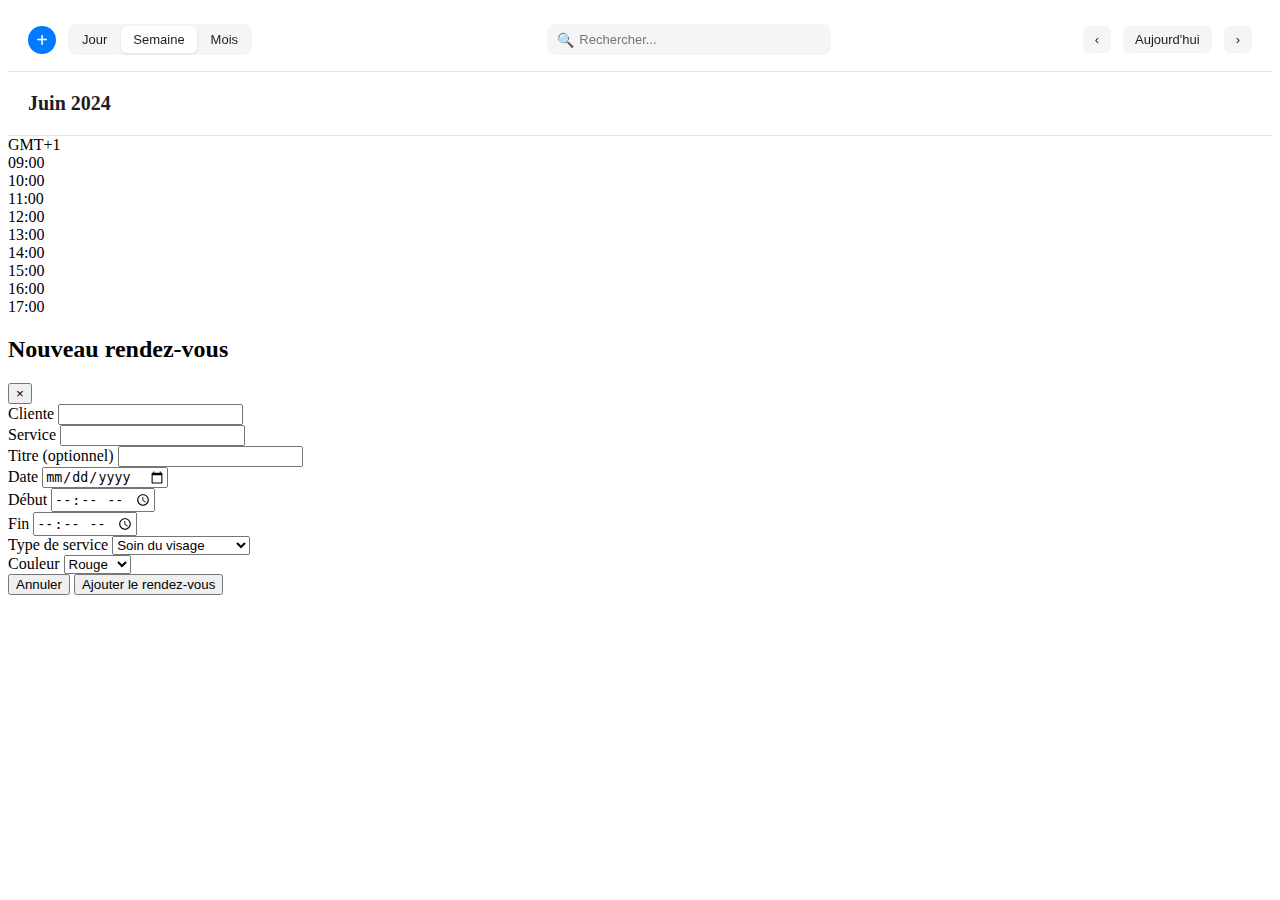
<file: assets/apple-calendar/index.html>
<!DOCTYPE html>
<html lang="fr">
  <head>
    <meta charset="UTF-8" />
    <meta name="viewport" content="width=device-width, initial-scale=1.0" />
    <title>Agenda Institut de Beauté</title>
    <link rel="stylesheet" href="styles.css" />
  </head>
  <body>
    <div class="calendar-container">
      <!-- Header -->
      <header class="calendar-header">
        <div class="header-left">
          <button class="add-btn" id="addBtn">+</button>
          <div class="view-buttons">
            <button class="view-btn" data-view="day">Jour</button>
            <button class="view-btn active" data-view="week">Semaine</button>
            <button class="view-btn" data-view="month">Mois</button>
          </div>
        </div>

        <div class="header-center">
          <div class="search-container">
            <span class="search-icon">🔍</span>
            <input
              type="text"
              placeholder="Rechercher..."
              class="search-input"
              id="searchInput"
            />
          </div>
        </div>

        <div class="header-right">
          <button class="nav-btn" id="prevBtn">‹</button>
          <button class="today-btn" id="todayBtn">Aujourd'hui</button>
          <button class="nav-btn" id="nextBtn">›</button>
        </div>
      </header>

      <!-- Date Title -->
      <div class="date-title">
        <h1 id="dateTitle">Juin 2024</h1>
      </div>

      <!-- Calendar Views -->
      <div class="calendar-content">
        <!-- Week View -->
        <div class="week-view" id="weekView">
          <!-- Week Header -->
          <div class="week-header">
            <div class="time-header">GMT+1</div>
            <div class="day-headers" id="dayHeaders">
              <!-- Day headers will be generated by JS -->
            </div>
          </div>

          <!-- Week Grid -->
          <div class="week-grid">
            <div class="time-column">
              <div class="time-slot" data-hour="9">09:00</div>
              <div class="time-slot" data-hour="10">10:00</div>
              <div class="time-slot" data-hour="11">11:00</div>
              <div class="time-slot" data-hour="12">12:00</div>
              <div class="time-slot" data-hour="13">13:00</div>
              <div class="time-slot" data-hour="14">14:00</div>
              <div class="time-slot" data-hour="15">15:00</div>
              <div class="time-slot" data-hour="16">16:00</div>
              <div class="time-slot" data-hour="17">17:00</div>
            </div>

            <div class="days-grid" id="daysGrid">
              <!-- Day columns will be generated by JS -->
            </div>
          </div>
        </div>

        <!-- Day View -->
        <div class="day-view" id="dayView" style="display: none">
          <!-- All Day Events -->
          <div class="all-day-section" id="allDaySection" style="display: none">
            <div class="all-day-label">Toute la journée</div>
            <div class="all-day-events" id="allDayEvents"></div>
          </div>

          <!-- Day Grid -->
          <div class="day-grid">
            <div class="time-column">
              <div class="time-slot" data-hour="9">09:00</div>
              <div class="time-slot" data-hour="10">10:00</div>
              <div class="time-slot" data-hour="11">11:00</div>
              <div class="time-slot" data-hour="12">12:00</div>
              <div class="time-slot" data-hour="13">13:00</div>
              <div class="time-slot" data-hour="14">14:00</div>
              <div class="time-slot" data-hour="15">15:00</div>
              <div class="time-slot" data-hour="16">16:00</div>
              <div class="time-slot" data-hour="17">17:00</div>
            </div>

            <div class="events-column" id="dayEventsColumn">
              <div class="hour-line" data-hour="9"></div>
              <div class="hour-line" data-hour="10"></div>
              <div class="hour-line" data-hour="11"></div>
              <div class="hour-line" data-hour="12"></div>
              <div class="hour-line" data-hour="13"></div>
              <div class="hour-line" data-hour="14"></div>
              <div class="hour-line" data-hour="15"></div>
              <div class="hour-line" data-hour="16"></div>
              <div class="hour-line" data-hour="17"></div>

              <!-- Current time line -->
              <div
                class="current-time-line"
                id="currentTimeLine"
                style="display: none"
              >
                <div class="time-dot"></div>
                <div class="time-line"></div>
              </div>
            </div>
          </div>
        </div>

        <!-- Month View -->
        <div class="month-view" id="monthView" style="display: none">
          <div class="month-header">
            <div class="month-day-names">
              <div class="month-day-name">Dim</div>
              <div class="month-day-name">Lun</div>
              <div class="month-day-name">Mar</div>
              <div class="month-day-name">Mer</div>
              <div class="month-day-name">Jeu</div>
              <div class="month-day-name">Ven</div>
              <div class="month-day-name">Sam</div>
            </div>
          </div>
          <div class="month-grid" id="monthGrid">
            <!-- Month days will be generated by JS -->
          </div>
        </div>
      </div>
    </div>

    <!-- Add Event Modal -->
    <div class="modal" id="addEventModal">
      <div class="modal-content">
        <div class="modal-header">
          <h2>Nouveau rendez-vous</h2>
          <button class="close-btn" id="closeModal">&times;</button>
        </div>
        <form id="eventForm">
          <div class="form-row">
            <div class="form-group">
              <label for="clientName">Cliente</label>
              <input type="text" id="clientName" required />
            </div>
            <div class="form-group">
              <label for="serviceName">Service</label>
              <input type="text" id="serviceName" required />
            </div>
          </div>

          <div class="form-group">
            <label for="eventTitle">Titre (optionnel)</label>
            <input type="text" id="eventTitle" />
          </div>

          <div class="form-row">
            <div class="form-group">
              <label for="eventDate">Date</label>
              <input type="date" id="eventDate" required />
            </div>
            <div class="form-group">
              <label for="startTime">Début</label>
              <input type="time" id="startTime" required />
            </div>
            <div class="form-group">
              <label for="endTime">Fin</label>
              <input type="time" id="endTime" required />
            </div>
          </div>

          <div class="form-row">
            <div class="form-group">
              <label for="serviceType">Type de service</label>
              <select id="serviceType">
                <option value="facial">Soin du visage</option>
                <option value="manicure">Manucure/Pédicure</option>
                <option value="massage">Massage</option>
                <option value="hair">Coiffure</option>
                <option value="consultation">Consultation</option>
                <option value="other">Autre</option>
              </select>
            </div>
            <div class="form-group">
              <label for="eventColor">Couleur</label>
              <select id="eventColor">
                <option value="red">Rouge</option>
                <option value="blue">Bleu</option>
                <option value="green">Vert</option>
                <option value="yellow">Jaune</option>
                <option value="purple">Violet</option>
                <option value="orange">Orange</option>
              </select>
            </div>
          </div>

          <div class="form-actions">
            <button type="button" id="cancelBtn">Annuler</button>
            <button type="submit">Ajouter le rendez-vous</button>
          </div>
        </form>
      </div>
    </div>

    <script src="script.js"></script>
  </body>
</html>
</file>
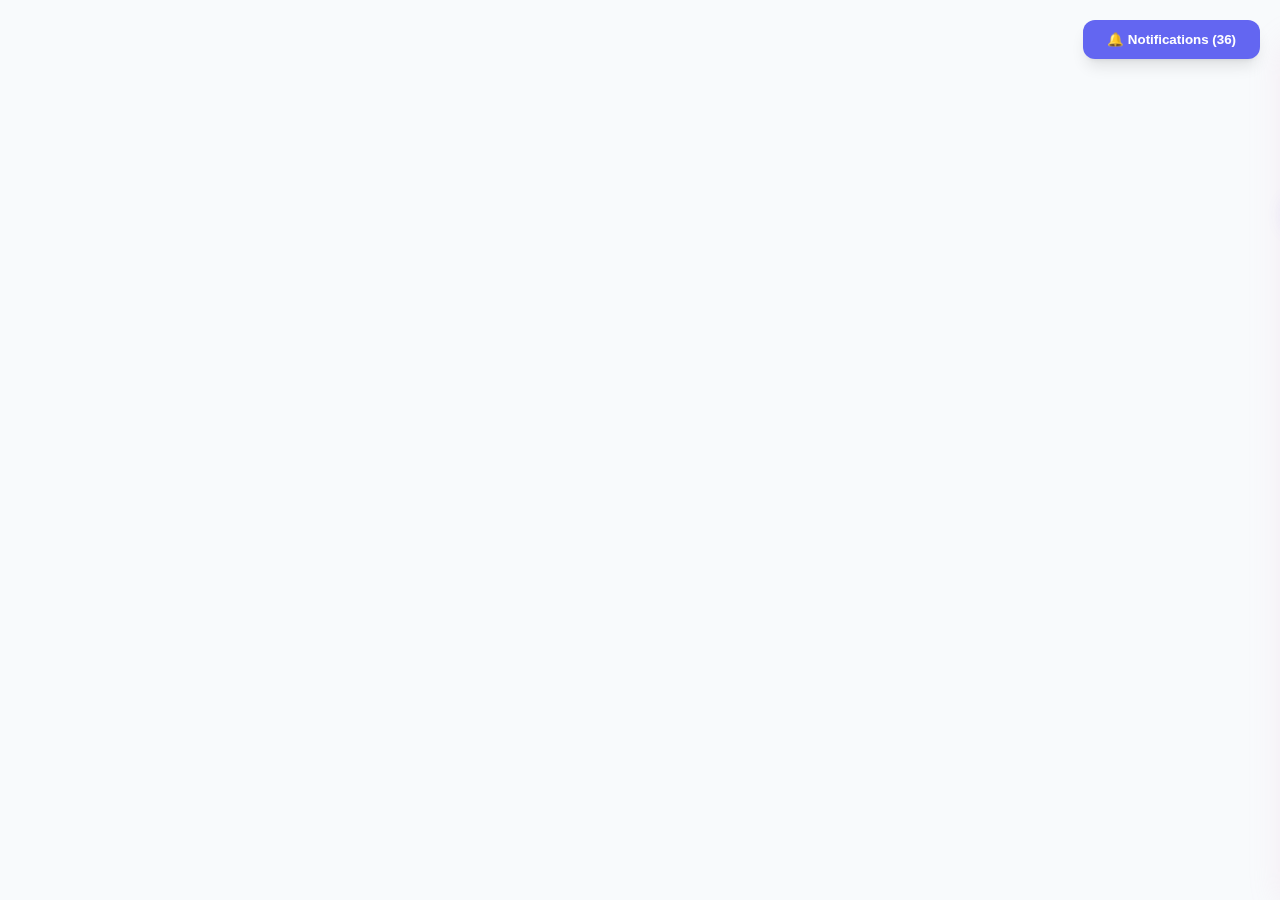
<file: demo-notifications-moderne.html>
<!DOCTYPE html>
<html lang="fr">
<head>
    <meta charset="UTF-8">
    <meta name="viewport" content="width=device-width, initial-scale=1.0">
    <title>Notifications Modernes - Institut de Beauté</title>
    <link rel="stylesheet" href="assets/css/ib-notif-refonte.css">
    <style>
        body {
            margin: 0;
            padding: 0;
            font-family: 'Inter', sans-serif;
            background: #f8fafc;
        }
        .demo-container {
            position: relative;
            height: 100vh;
            overflow: hidden;
        }
        .demo-trigger {
            position: fixed;
            top: 20px;
            right: 20px;
            z-index: 10001;
        }
        .demo-btn {
            background: var(--notif-primary-500);
            color: white;
            border: none;
            padding: 12px 24px;
            border-radius: 12px;
            cursor: pointer;
            font-weight: 600;
            box-shadow: var(--notif-shadow-lg);
            transition: all 0.2s ease;
        }
        .demo-btn:hover {
            background: var(--notif-primary-600);
            transform: translateY(-2px);
            box-shadow: var(--notif-shadow-xl);
        }
    </style>
</head>
<body>
    <div class="demo-container">
        <div class="demo-trigger">
            <button class="demo-btn" onclick="toggleNotifications()">
                🔔 Notifications (36)
            </button>
        </div>

        <!-- Panel de notifications moderne -->
        <div id="ib-notif-panel" class="ib-notif-panel-refonte" style="transform: translateX(100%);">
            <!-- Header moderne -->
            <div class="ib-notif-header-refonte">
                <div class="ib-notif-title-section-refonte">
                    <h2 class="ib-notif-title-refonte">Notifications</h2>
                    <span class="ib-notif-subtitle-refonte">36 nouvelles notifications</span>
                </div>
                <div class="ib-notif-header-actions-refonte">
                    <button class="ib-notif-btn-refonte secondary">
                        <span>Tout lire</span>
                    </button>
                    <button class="ib-notif-btn-refonte primary">
                        <span>Export</span>
                    </button>
                    <button class="ib-notif-close-refonte" onclick="toggleNotifications()">×</button>
                </div>
            </div>

            <!-- Onglets modernes -->
            <div class="ib-notif-tabs-refonte">
                <button class="ib-notif-tab-refonte active">
                    Tous
                    <span class="tab-count">36</span>
                </button>
                <button class="ib-notif-tab-refonte">
                    Non lues
                    <span class="tab-count">12</span>
                </button>
                <button class="ib-notif-tab-refonte">
                    Réservations
                    <span class="tab-count">8</span>
                </button>
            </div>

            <!-- Recherche moderne -->
            <div class="ib-notif-search-refonte">
                <input type="text" class="ib-notif-search-input-refonte" placeholder="Rechercher dans les notifications...">
            </div>

            <!-- Bouton sélection multiple -->
            <div class="ib-notif-select-all" onclick="toggleSelectionMode()">
                <div class="ib-notif-checkbox">
                    <input type="checkbox" id="select-all">
                    <span class="ib-notif-checkbox-mark"></span>
                </div>
                <span>Tout sélectionner</span>
            </div>

            <!-- Liste des notifications -->
            <div class="ib-notif-content-refonte">
                <!-- Notification non lue -->
                <div class="ib-notif-card-refonte is-unread">
                    <div class="ib-notif-card-checkbox">
                        <div class="ib-notif-checkbox">
                            <input type="checkbox">
                            <span class="ib-notif-checkbox-mark"></span>
                        </div>
                    </div>
                    <div class="ib-notif-card-icon type-booking">
                        <svg width="20" height="20" viewBox="0 0 24 24" fill="none" stroke="currentColor" stroke-width="2">
                            <rect x="3" y="4" width="18" height="18" rx="2" ry="2"></rect>
                            <line x1="16" y1="2" x2="16" y2="6"></line>
                            <line x1="8" y1="2" x2="8" y2="6"></line>
                            <line x1="3" y1="10" x2="21" y2="10"></line>
                        </svg>
                    </div>
                    <div class="ib-notif-card-content">
                        <div class="ib-notif-card-header">
                            <h4 class="ib-notif-card-title">Nouvelle réservation</h4>
                            <span class="ib-notif-card-time">Il y a 2 min</span>
                        </div>
                        <p class="ib-notif-card-message">Sarah Martin a réservé un soin visage pour le 15 août à 14h30</p>
                        <div class="ib-notif-card-footer">
                            <span class="ib-notif-card-badge status-new">Nouveau</span>
                        </div>
                    </div>
                </div>

                <!-- Notification normale -->
                <div class="ib-notif-card-refonte">
                    <div class="ib-notif-card-checkbox">
                        <div class="ib-notif-checkbox">
                            <input type="checkbox">
                            <span class="ib-notif-checkbox-mark"></span>
                        </div>
                    </div>
                    <div class="ib-notif-card-icon type-email">
                        <svg width="20" height="20" viewBox="0 0 24 24" fill="none" stroke="currentColor" stroke-width="2">
                            <path d="m4 4 16 0 0 16-16 0z"></path>
                            <path d="m4 4 8 8 8-8"></path>
                        </svg>
                    </div>
                    <div class="ib-notif-card-content">
                        <div class="ib-notif-card-header">
                            <h4 class="ib-notif-card-title">Email de confirmation</h4>
                            <span class="ib-notif-card-time">Il y a 15 min</span>
                        </div>
                        <p class="ib-notif-card-message">Confirmation envoyée à julie.dubois@email.com pour sa réservation</p>
                    </div>
                </div>

                <!-- Plus de notifications... -->
                <div class="ib-notif-card-refonte">
                    <div class="ib-notif-card-checkbox">
                        <div class="ib-notif-checkbox">
                            <input type="checkbox">
                            <span class="ib-notif-checkbox-mark"></span>
                        </div>
                    </div>
                    <div class="ib-notif-card-icon type-cancellation">
                        <svg width="20" height="20" viewBox="0 0 24 24" fill="none" stroke="currentColor" stroke-width="2">
                            <circle cx="12" cy="12" r="10"></circle>
                            <line x1="15" y1="9" x2="9" y2="15"></line>
                            <line x1="9" y1="9" x2="15" y2="15"></line>
                        </svg>
                    </div>
                    <div class="ib-notif-card-content">
                        <div class="ib-notif-card-header">
                            <h4 class="ib-notif-card-title">Annulation</h4>
                            <span class="ib-notif-card-time">Il y a 1h</span>
                        </div>
                        <p class="ib-notif-card-message">Marie Leroy a annulé son rendez-vous du 12 août</p>
                    </div>
                </div>
            </div>
        </div>

        <!-- Barre d'actions flottante moderne -->
        <div id="selection-bar" class="ib-notif-selection-bar">
            <div class="ib-notif-selection-count">3</div>
            <span>éléments sélectionnés</span>
            <div class="ib-notif-selection-actions">
                <button class="ib-notif-selection-btn success">
                    <span>✓ Marquer comme lu</span>
                </button>
                <button class="ib-notif-selection-btn">
                    <span>📁 Archiver</span>
                </button>
                <button class="ib-notif-selection-btn danger">
                    <span>🗑 Supprimer</span>
                </button>
            </div>
        </div>
    </div>

    <script>
        let isOpen = false;
        let selectionMode = false;

        function toggleNotifications() {
            const panel = document.getElementById('ib-notif-panel');
            isOpen = !isOpen;
            
            if (isOpen) {
                panel.style.transform = 'translateX(0)';
            } else {
                panel.style.transform = 'translateX(100%)';
                if (selectionMode) {
                    toggleSelectionMode();
                }
            }
        }

        function toggleSelectionMode() {
            const panel = document.getElementById('ib-notif-panel');
            const selectionBar = document.getElementById('selection-bar');
            selectionMode = !selectionMode;
            
            if (selectionMode) {
                panel.classList.add('selection-mode');
                selectionBar.classList.add('active');
            } else {
                panel.classList.remove('selection-mode');
                selectionBar.classList.remove('active');
                // Décocher toutes les cases
                document.querySelectorAll('.ib-notif-card-refonte input[type="checkbox"]').forEach(cb => {
                    cb.checked = false;
                });
                document.getElementById('select-all').checked = false;
            }
        }

        // Gestion de la sélection
        document.addEventListener('change', function(e) {
            if (e.target.type === 'checkbox') {
                updateSelectionCount();
            }
        });

        function updateSelectionCount() {
            const checkboxes = document.querySelectorAll('.ib-notif-card-refonte input[type="checkbox"]');
            const checked = document.querySelectorAll('.ib-notif-card-refonte input[type="checkbox"]:checked');
            const countElement = document.querySelector('.ib-notif-selection-count');
            
            countElement.textContent = checked.length;
            
            // Mettre à jour le "tout sélectionner"
            const selectAll = document.getElementById('select-all');
            selectAll.checked = checked.length === checkboxes.length;
            selectAll.indeterminate = checked.length > 0 && checked.length < checkboxes.length;
        }

        // Tout sélectionner
        document.getElementById('select-all').addEventListener('change', function() {
            const checkboxes = document.querySelectorAll('.ib-notif-card-refonte input[type="checkbox"]');
            checkboxes.forEach(cb => {
                cb.checked = this.checked;
            });
            updateSelectionCount();
        });
    </script>
</body>
</html>
</file>
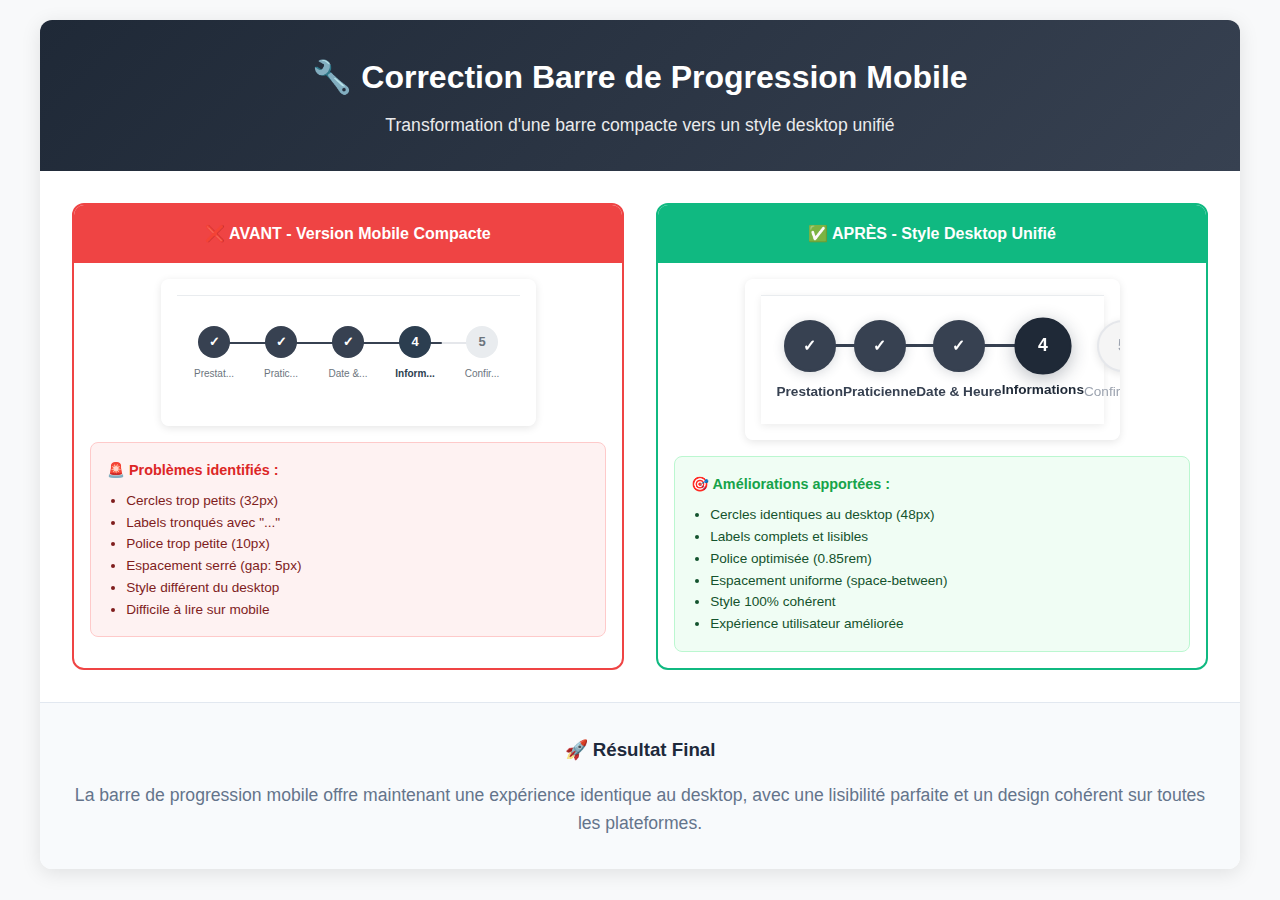
<file: demo-progress-bar-fix.html>
<!DOCTYPE html>
<html lang="fr">
<head>
    <meta charset="UTF-8">
    <meta name="viewport" content="width=device-width, initial-scale=1.0">
    <title>Démonstration - Correction Barre de Progression Mobile</title>
    <style>
        body {
            margin: 0;
            padding: 20px;
            font-family: -apple-system, BlinkMacSystemFont, "Segoe UI", Roboto, sans-serif;
            background: #f8f9fa;
            line-height: 1.6;
        }
        
        .demo-container {
            max-width: 1200px;
            margin: 0 auto;
            background: white;
            border-radius: 12px;
            overflow: hidden;
            box-shadow: 0 4px 20px rgba(0, 0, 0, 0.1);
        }
        
        .demo-header {
            background: linear-gradient(135deg, #1f2937 0%, #374151 100%);
            color: white;
            padding: 2rem;
            text-align: center;
        }
        
        .demo-header h1 {
            margin: 0 0 0.5rem 0;
            font-size: 2rem;
            font-weight: 700;
        }
        
        .demo-header p {
            margin: 0;
            opacity: 0.9;
            font-size: 1.1rem;
        }
        
        .comparison-section {
            display: grid;
            grid-template-columns: 1fr 1fr;
            gap: 2rem;
            padding: 2rem;
        }
        
        .before-after {
            border: 2px solid #e5e7eb;
            border-radius: 12px;
            overflow: hidden;
            background: white;
        }
        
        .before-after.before {
            border-color: #ef4444;
        }
        
        .before-after.after {
            border-color: #10b981;
        }
        
        .section-header {
            padding: 1rem;
            font-weight: 600;
            text-align: center;
            color: white;
        }
        
        .before .section-header {
            background: #ef4444;
        }
        
        .after .section-header {
            background: #10b981;
        }
        
        .mobile-simulator {
            width: 375px;
            margin: 1rem auto;
            background: #f8f9fa;
            border-radius: 8px;
            overflow: hidden;
            box-shadow: 0 2px 8px rgba(0, 0, 0, 0.1);
        }
        
        .mobile-content {
            background: white;
            padding: 1rem;
        }
        
        /* Styles AVANT (problématiques) */
        .progress-bar-before {
            background: white;
            padding: 30px 15px;
            border-top: 1px solid #e9ecef;
        }
        
        .progress-bar-before .stepper-main {
            display: flex;
            justify-content: center;
            align-items: center;
            position: relative;
            padding: 0 10px;
            gap: 5px;
            max-width: 100%;
        }
        
        .progress-bar-before .step {
            display: flex;
            flex-direction: column;
            align-items: center;
            flex: 0 0 auto;
            position: relative;
            z-index: 2;
            width: 60px;
            margin: 0 1px;
        }
        
        .progress-bar-before .step-circle {
            width: 32px;
            height: 32px;
            border-radius: 50%;
            background: #e9ecef;
            color: #6c757d;
            display: flex;
            align-items: center;
            justify-content: center;
            font-weight: 600;
            font-size: 13px;
            margin-bottom: 10px;
            transition: all 0.3s ease;
        }
        
        .progress-bar-before .step.active .step-circle {
            background: #2c3e50;
            color: white;
        }
        
        .progress-bar-before .step.completed .step-circle {
            background: #374151;
            color: white;
        }
        
        .progress-bar-before .step-label {
            font-size: 10px;
            color: #6c757d;
            text-align: center;
            font-weight: 500;
            line-height: 1.2;
            max-width: 55px;
            word-wrap: break-word;
            overflow-wrap: break-word;
            hyphens: auto;
            padding: 0 2px;
        }
        
        .progress-bar-before .step.active .step-label {
            color: #2c3e50;
            font-weight: 600;
        }
        
        /* Styles APRÈS (corrigés) */
        .progress-bar-after {
            background: rgba(255, 255, 255, 0.98);
            padding: 1.5rem 1rem;
            border-top: 1px solid #e9ecef;
            box-shadow: 0 2px 8px rgba(0, 0, 0, 0.08);
            backdrop-filter: blur(12px);
        }
        
        .progress-bar-after .stepper-main {
            display: flex;
            justify-content: space-between;
            align-items: center;
            position: relative;
            max-width: 700px;
            margin: 0 auto;
            padding: 0;
        }
        
        .progress-bar-after .step {
            display: flex;
            flex-direction: column;
            align-items: center;
            gap: 0.75rem;
            flex: 1;
            position: relative;
            z-index: 2;
        }
        
        .progress-bar-after .step-circle {
            width: 48px;
            height: 48px;
            border-radius: 50%;
            background: #f5f5f5;
            color: #9ca3af;
            display: flex;
            align-items: center;
            justify-content: center;
            font-weight: 600;
            font-size: 1rem;
            border: 2px solid #e5e7eb;
            transition: all 0.3s ease;
            position: relative;
            z-index: 2;
            box-shadow: 0 2px 8px rgba(0, 0, 0, 0.1);
        }
        
        .progress-bar-after .step.active .step-circle {
            background: #1f2937;
            color: white;
            border-color: #1f2937;
            transform: scale(1.1);
            box-shadow: 0 4px 16px rgba(31, 41, 55, 0.3);
        }
        
        .progress-bar-after .step.completed .step-circle {
            background: #374151;
            color: white;
            border-color: #374151;
            box-shadow: 0 2px 12px rgba(55, 65, 81, 0.2);
        }
        
        .progress-bar-after .step-label {
            font-size: 0.85rem;
            color: #9ca3af;
            text-align: center;
            font-weight: 500;
            line-height: 1.2;
            transition: all 0.4s ease;
            white-space: nowrap;
        }
        
        .progress-bar-after .step.active .step-label {
            color: #1f2937;
            font-weight: 700;
            transform: translateY(-2px);
        }
        
        .progress-bar-after .step.completed .step-label {
            color: #374151;
            font-weight: 600;
        }
        
        /* Ligne de progression */
        .stepper-main {
            position: relative;
        }
        
        .stepper-main::before {
            content: "";
            position: absolute;
            top: 16px;
            left: 16px;
            right: 16px;
            height: 2px;
            background: #e5e7eb;
            border-radius: 2px;
            z-index: 1;
        }
        
        .progress-bar-after .stepper-main::before {
            top: 24px;
            left: 24px;
            right: 24px;
            height: 3px;
        }
        
        .stepper-progress {
            position: absolute;
            top: 16px;
            left: 16px;
            height: 2px;
            background: #374151;
            border-radius: 2px;
            transition: width 0.6s ease;
            z-index: 1;
            width: 75%;
        }
        
        .progress-bar-after .stepper-progress {
            top: 24px;
            left: 24px;
            height: 3px;
        }
        
        .issues-list {
            background: #fef2f2;
            border: 1px solid #fecaca;
            border-radius: 8px;
            padding: 1rem;
            margin: 1rem;
        }
        
        .issues-list h4 {
            color: #dc2626;
            margin: 0 0 0.5rem 0;
            font-size: 0.9rem;
        }
        
        .issues-list ul {
            margin: 0;
            padding-left: 1.2rem;
            font-size: 0.85rem;
            color: #7f1d1d;
        }
        
        .improvements-list {
            background: #f0fdf4;
            border: 1px solid #bbf7d0;
            border-radius: 8px;
            padding: 1rem;
            margin: 1rem;
        }
        
        .improvements-list h4 {
            color: #16a34a;
            margin: 0 0 0.5rem 0;
            font-size: 0.9rem;
        }
        
        .improvements-list ul {
            margin: 0;
            padding-left: 1.2rem;
            font-size: 0.85rem;
            color: #14532d;
        }
        
        .summary {
            background: #f8fafc;
            border-top: 1px solid #e2e8f0;
            padding: 2rem;
            text-align: center;
        }
        
        .summary h3 {
            color: #1e293b;
            margin: 0 0 1rem 0;
        }
        
        .summary p {
            color: #64748b;
            margin: 0;
            font-size: 1.1rem;
        }
        
        @media (max-width: 768px) {
            .comparison-section {
                grid-template-columns: 1fr;
                gap: 1rem;
                padding: 1rem;
            }
            
            .mobile-simulator {
                width: 100%;
                max-width: 350px;
            }
        }
    </style>
</head>
<body>
    <div class="demo-container">
        <div class="demo-header">
            <h1>🔧 Correction Barre de Progression Mobile</h1>
            <p>Transformation d'une barre compacte vers un style desktop unifié</p>
        </div>
        
        <div class="comparison-section">
            <div class="before-after before">
                <div class="section-header">
                    ❌ AVANT - Version Mobile Compacte
                </div>
                
                <div class="mobile-simulator">
                    <div class="mobile-content">
                        <div class="progress-bar-before">
                            <div class="stepper-main">
                                <div class="step completed">
                                    <div class="step-circle">✓</div>
                                    <div class="step-label">Prestat...</div>
                                </div>
                                <div class="step completed">
                                    <div class="step-circle">✓</div>
                                    <div class="step-label">Pratic...</div>
                                </div>
                                <div class="step completed">
                                    <div class="step-circle">✓</div>
                                    <div class="step-label">Date &...</div>
                                </div>
                                <div class="step active">
                                    <div class="step-circle">4</div>
                                    <div class="step-label">Inform...</div>
                                </div>
                                <div class="step">
                                    <div class="step-circle">5</div>
                                    <div class="step-label">Confir...</div>
                                </div>
                                <div class="stepper-progress"></div>
                            </div>
                        </div>
                    </div>
                </div>
                
                <div class="issues-list">
                    <h4>🚨 Problèmes identifiés :</h4>
                    <ul>
                        <li>Cercles trop petits (32px)</li>
                        <li>Labels tronqués avec "..."</li>
                        <li>Police trop petite (10px)</li>
                        <li>Espacement serré (gap: 5px)</li>
                        <li>Style différent du desktop</li>
                        <li>Difficile à lire sur mobile</li>
                    </ul>
                </div>
            </div>
            
            <div class="before-after after">
                <div class="section-header">
                    ✅ APRÈS - Style Desktop Unifié
                </div>
                
                <div class="mobile-simulator">
                    <div class="mobile-content">
                        <div class="progress-bar-after">
                            <div class="stepper-main">
                                <div class="step completed">
                                    <div class="step-circle">✓</div>
                                    <div class="step-label">Prestation</div>
                                </div>
                                <div class="step completed">
                                    <div class="step-circle">✓</div>
                                    <div class="step-label">Praticienne</div>
                                </div>
                                <div class="step completed">
                                    <div class="step-circle">✓</div>
                                    <div class="step-label">Date & Heure</div>
                                </div>
                                <div class="step active">
                                    <div class="step-circle">4</div>
                                    <div class="step-label">Informations</div>
                                </div>
                                <div class="step">
                                    <div class="step-circle">5</div>
                                    <div class="step-label">Confirmation</div>
                                </div>
                                <div class="stepper-progress"></div>
                            </div>
                        </div>
                    </div>
                </div>
                
                <div class="improvements-list">
                    <h4>🎯 Améliorations apportées :</h4>
                    <ul>
                        <li>Cercles identiques au desktop (48px)</li>
                        <li>Labels complets et lisibles</li>
                        <li>Police optimisée (0.85rem)</li>
                        <li>Espacement uniforme (space-between)</li>
                        <li>Style 100% cohérent</li>
                        <li>Expérience utilisateur améliorée</li>
                    </ul>
                </div>
            </div>
        </div>
        
        <div class="summary">
            <h3>🚀 Résultat Final</h3>
            <p>
                La barre de progression mobile offre maintenant une expérience identique au desktop,
                avec une lisibilité parfaite et un design cohérent sur toutes les plateformes.
            </p>
        </div>
    </div>
</body>
</html>
</file>
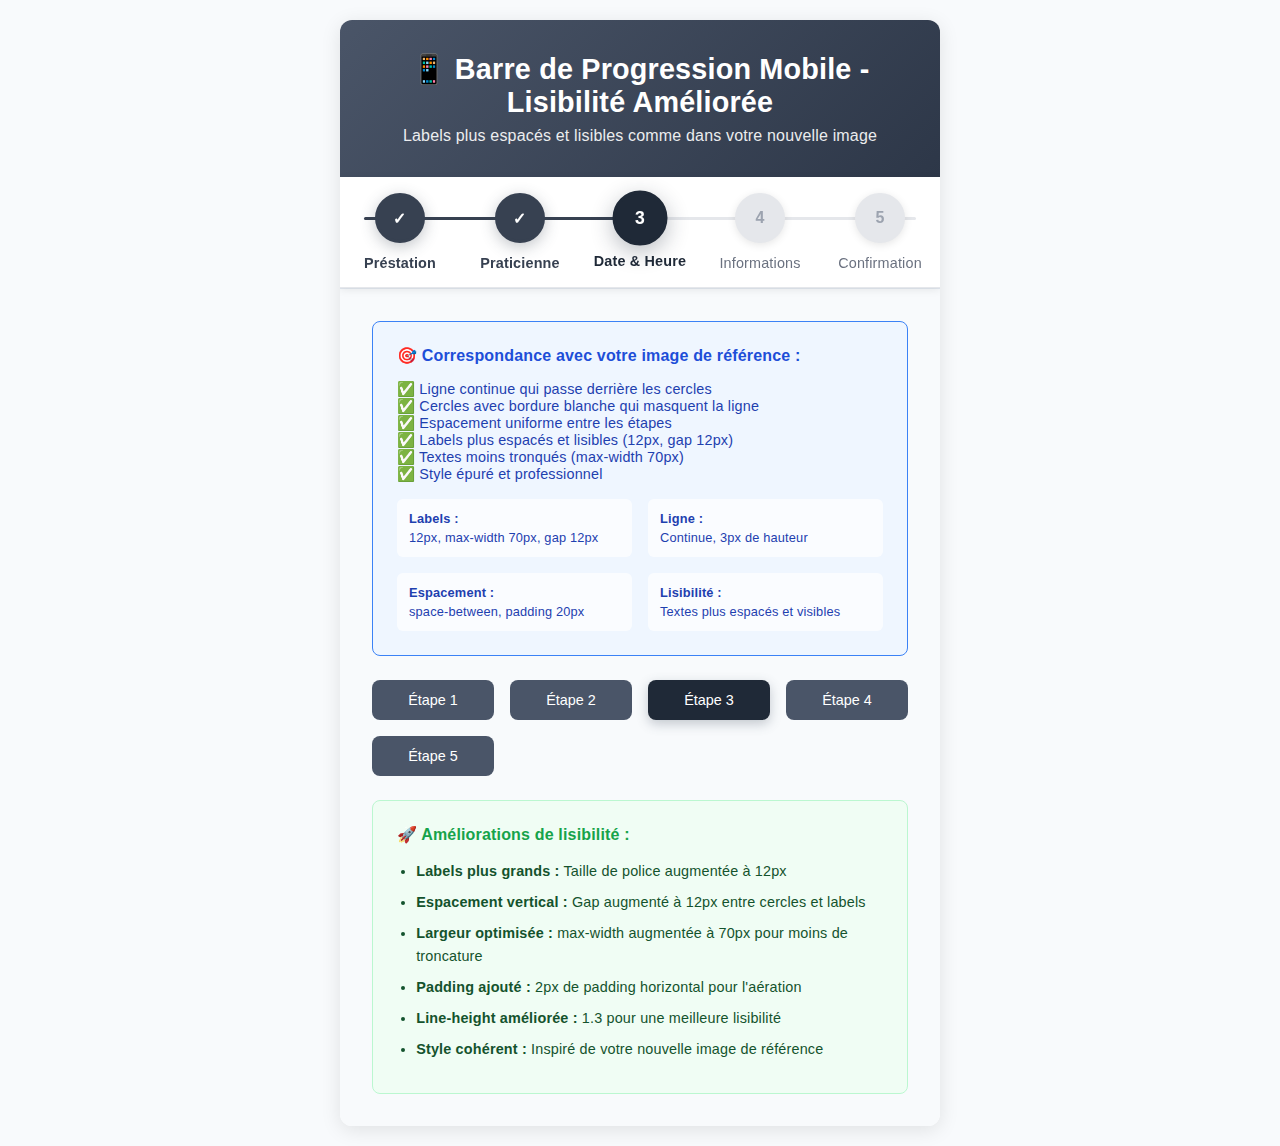
<file: test-final-progress-bar.html>
<!DOCTYPE html>
<html lang="fr">
<head>
    <meta charset="UTF-8">
    <meta name="viewport" content="width=device-width, initial-scale=1.0">
    <title>Test Final - Barre de Progression Mobile</title>
    <link rel="stylesheet" href="assets/css/booking-form.css">
    <style>
        body {
            margin: 0;
            padding: 20px;
            font-family: -apple-system, BlinkMacSystemFont, "Segoe UI", Roboto, sans-serif;
            background: #f8f9fa;
        }
        
        .demo-container {
            max-width: 600px;
            margin: 0 auto;
            background: white;
            border-radius: 12px;
            overflow: hidden;
            box-shadow: 0 4px 20px rgba(0, 0, 0, 0.1);
        }
        
        .demo-header {
            background: linear-gradient(135deg, #4a5568 0%, #2d3748 100%);
            color: white;
            padding: 2rem;
            text-align: center;
        }
        
        .demo-header h1 {
            margin: 0 0 0.5rem 0;
            font-size: 1.8rem;
            font-weight: 700;
        }
        
        .demo-header p {
            margin: 0;
            opacity: 0.9;
            font-size: 1rem;
        }
        
        .progress-demo {
            background: white;
            padding: 0;
        }
        
        .test-controls {
            padding: 2rem;
            background: #f8fafc;
            border-top: 1px solid #e2e8f0;
        }
        
        .test-buttons {
            display: grid;
            grid-template-columns: repeat(auto-fit, minmax(120px, 1fr));
            gap: 1rem;
            margin-bottom: 1.5rem;
        }
        
        .test-button {
            padding: 0.75rem 1rem;
            background: #4a5568;
            color: white;
            border: none;
            border-radius: 8px;
            font-size: 0.9rem;
            font-weight: 500;
            cursor: pointer;
            transition: all 0.2s ease;
        }
        
        .test-button:hover {
            background: #2d3748;
            transform: translateY(-1px);
        }
        
        .test-button.active {
            background: #1a202c;
            box-shadow: 0 4px 12px rgba(74, 85, 104, 0.3);
        }
        
        .features-list {
            background: #f0fdf4;
            border: 1px solid #bbf7d0;
            border-radius: 8px;
            padding: 1.5rem;
            font-size: 0.9rem;
            color: #14532d;
        }
        
        .features-list h4 {
            margin: 0 0 1rem 0;
            color: #16a34a;
            font-size: 1rem;
        }
        
        .features-list ul {
            margin: 0;
            padding-left: 1.2rem;
            line-height: 1.6;
        }
        
        .features-list li {
            margin-bottom: 0.5rem;
        }
        
        .reference-comparison {
            background: #eff6ff;
            border: 1px solid #3b82f6;
            border-radius: 8px;
            padding: 1.5rem;
            margin-bottom: 1.5rem;
            font-size: 0.9rem;
            color: #1e40af;
        }
        
        .reference-comparison h4 {
            margin: 0 0 1rem 0;
            color: #1d4ed8;
            font-size: 1rem;
        }
        
        .specs-grid {
            display: grid;
            grid-template-columns: 1fr 1fr;
            gap: 1rem;
            margin-top: 1rem;
        }
        
        .spec-item {
            background: rgba(255, 255, 255, 0.7);
            padding: 0.75rem;
            border-radius: 6px;
            font-size: 0.8rem;
        }
        
        .spec-label {
            font-weight: 600;
            color: #1e40af;
            display: block;
            margin-bottom: 0.25rem;
        }
        
        @media (max-width: 768px) {
            .test-buttons {
                grid-template-columns: 1fr;
                gap: 0.5rem;
            }
            
            .specs-grid {
                grid-template-columns: 1fr;
            }
        }
    </style>
</head>
<body>
    <div class="demo-container">
        <div class="demo-header">
            <h1>📱 Barre de Progression Mobile - Lisibilité Améliorée</h1>
            <p>Labels plus espacés et lisibles comme dans votre nouvelle image</p>
        </div>
        
        <div class="progress-demo">
            <div class="planity-progress-bar">
                <div class="ib-stepper-main">
                    <div class="ib-step completed">
                        <div class="ib-step-circle">✓</div>
                        <div class="ib-step-label">Préstation</div>
                    </div>
                    <div class="ib-step completed">
                        <div class="ib-step-circle">✓</div>
                        <div class="ib-step-label">Praticienne</div>
                    </div>
                    <div class="ib-step active">
                        <div class="ib-step-circle">3</div>
                        <div class="ib-step-label">Date & Heure</div>
                    </div>
                    <div class="ib-step">
                        <div class="ib-step-circle">4</div>
                        <div class="ib-step-label">Informations</div>
                    </div>
                    <div class="ib-step">
                        <div class="ib-step-circle">5</div>
                        <div class="ib-step-label">Confirmation</div>
                    </div>
                    <div class="ib-stepper-progress" id="progress-bar" style="width: 50%;"></div>
                </div>
            </div>
        </div>
        
        <div class="test-controls">
            <div class="reference-comparison">
                <h4>🎯 Correspondance avec votre image de référence :</h4>
                <p>
                    ✅ Ligne continue qui passe derrière les cercles<br>
                    ✅ Cercles avec bordure blanche qui masquent la ligne<br>
                    ✅ Espacement uniforme entre les étapes<br>
                    ✅ Labels plus espacés et lisibles (12px, gap 12px)<br>
                    ✅ Textes moins tronqués (max-width 70px)<br>
                    ✅ Style épuré et professionnel
                </p>
                
                <div class="specs-grid">
                    <div class="spec-item">
                        <span class="spec-label">Labels :</span>
                        12px, max-width 70px, gap 12px
                    </div>
                    <div class="spec-item">
                        <span class="spec-label">Ligne :</span>
                        Continue, 3px de hauteur
                    </div>
                    <div class="spec-item">
                        <span class="spec-label">Espacement :</span>
                        space-between, padding 20px
                    </div>
                    <div class="spec-item">
                        <span class="spec-label">Lisibilité :</span>
                        Textes plus espacés et visibles
                    </div>
                </div>
            </div>
            
            <div class="test-buttons">
                <button class="test-button" onclick="setStep(1)" data-step="1">Étape 1</button>
                <button class="test-button" onclick="setStep(2)" data-step="2">Étape 2</button>
                <button class="test-button active" onclick="setStep(3)" data-step="3">Étape 3</button>
                <button class="test-button" onclick="setStep(4)" data-step="4">Étape 4</button>
                <button class="test-button" onclick="setStep(5)" data-step="5">Étape 5</button>
            </div>
            
            <div class="features-list">
                <h4>🚀 Améliorations de lisibilité :</h4>
                <ul>
                    <li><strong>Labels plus grands :</strong> Taille de police augmentée à 12px</li>
                    <li><strong>Espacement vertical :</strong> Gap augmenté à 12px entre cercles et labels</li>
                    <li><strong>Largeur optimisée :</strong> max-width augmentée à 70px pour moins de troncature</li>
                    <li><strong>Padding ajouté :</strong> 2px de padding horizontal pour l'aération</li>
                    <li><strong>Line-height améliorée :</strong> 1.3 pour une meilleure lisibilité</li>
                    <li><strong>Style cohérent :</strong> Inspiré de votre nouvelle image de référence</li>
                </ul>
            </div>
        </div>
    </div>

    <script>
        function setStep(step) {
            const steps = document.querySelectorAll('.ib-step');
            const progressBar = document.getElementById('progress-bar');
            const buttons = document.querySelectorAll('.test-button');
            
            // Mettre à jour les boutons
            buttons.forEach(btn => {
                btn.classList.remove('active');
                if (parseInt(btn.dataset.step) === step) {
                    btn.classList.add('active');
                }
            });
            
            // Mettre à jour les étapes
            steps.forEach((stepEl, index) => {
                const stepNumber = index + 1;
                const circle = stepEl.querySelector('.ib-step-circle');
                
                stepEl.classList.remove('active', 'completed');
                
                if (stepNumber < step) {
                    stepEl.classList.add('completed');
                    circle.textContent = '✓';
                } else if (stepNumber === step) {
                    stepEl.classList.add('active');
                    circle.textContent = stepNumber;
                } else {
                    circle.textContent = stepNumber;
                }
            });
            
            // Mettre à jour la barre de progression
            const progressWidth = ((step - 1) / (steps.length - 1)) * 100;
            progressBar.style.width = progressWidth + '%';
            
            console.log(`Étape ${step} activée - Progression: ${progressWidth}%`);
        }
        
        // Initialiser à l'étape 3 comme dans votre image
        setStep(3);
    </script>
</body>
</html>
</file>
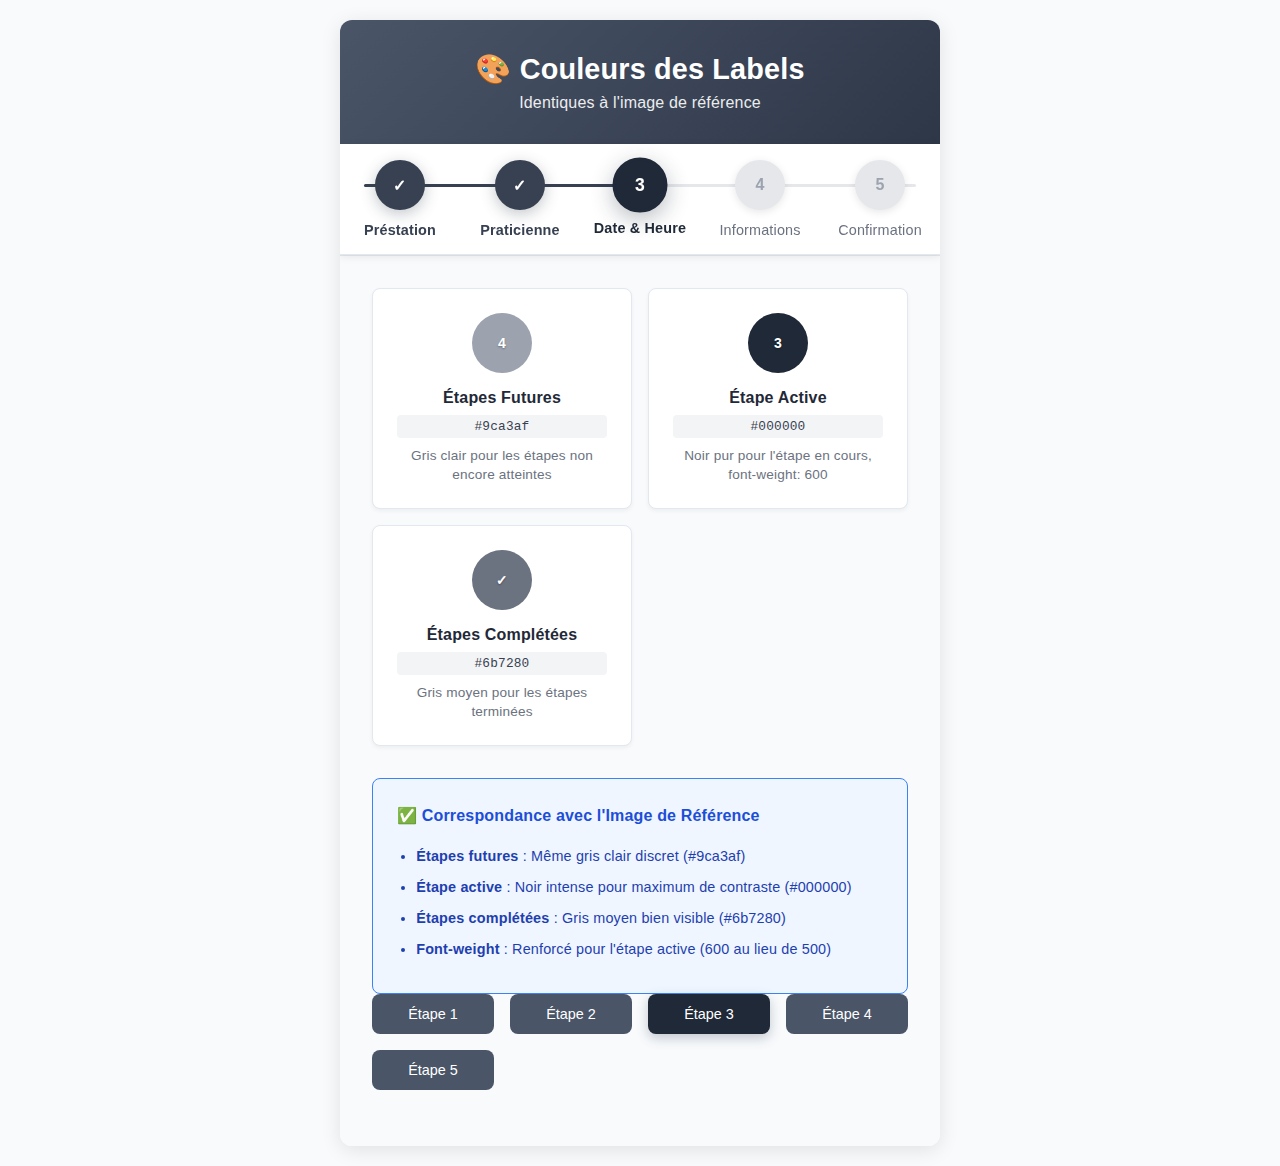
<file: test-label-colors.html>
<!DOCTYPE html>
<html lang="fr">
<head>
    <meta charset="UTF-8">
    <meta name="viewport" content="width=device-width, initial-scale=1.0">
    <title>Test - Couleurs des Labels comme l'Image de Référence</title>
    <link rel="stylesheet" href="assets/css/booking-form.css">
    <style>
        body {
            margin: 0;
            padding: 20px;
            font-family: -apple-system, BlinkMacSystemFont, "Segoe UI", Roboto, sans-serif;
            background: #f8f9fa;
        }
        
        .demo-container {
            max-width: 600px;
            margin: 0 auto;
            background: white;
            border-radius: 12px;
            overflow: hidden;
            box-shadow: 0 4px 20px rgba(0, 0, 0, 0.1);
        }
        
        .demo-header {
            background: linear-gradient(135deg, #4a5568 0%, #2d3748 100%);
            color: white;
            padding: 2rem;
            text-align: center;
        }
        
        .demo-header h1 {
            margin: 0 0 0.5rem 0;
            font-size: 1.8rem;
            font-weight: 700;
        }
        
        .demo-header p {
            margin: 0;
            opacity: 0.9;
            font-size: 1rem;
        }
        
        .progress-demo {
            background: white;
            padding: 0;
        }
        
        .test-controls {
            padding: 2rem;
            background: #f8fafc;
            border-top: 1px solid #e2e8f0;
        }
        
        .color-specs {
            display: grid;
            grid-template-columns: repeat(auto-fit, minmax(180px, 1fr));
            gap: 1rem;
            margin-bottom: 2rem;
        }
        
        .color-card {
            background: white;
            border: 1px solid #e2e8f0;
            border-radius: 8px;
            padding: 1.5rem;
            text-align: center;
            box-shadow: 0 2px 4px rgba(0, 0, 0, 0.05);
        }
        
        .color-preview {
            width: 60px;
            height: 60px;
            border-radius: 50%;
            margin: 0 auto 1rem auto;
            display: flex;
            align-items: center;
            justify-content: center;
            font-weight: 600;
            font-size: 14px;
            color: white;
            text-shadow: 0 1px 2px rgba(0, 0, 0, 0.3);
        }
        
        .color-preview.future {
            background: #9ca3af;
        }
        
        .color-preview.active {
            background: #000000;
        }
        
        .color-preview.completed {
            background: #6b7280;
        }
        
        .color-title {
            font-weight: 600;
            font-size: 1rem;
            margin-bottom: 0.5rem;
            color: #1f2937;
        }
        
        .color-code {
            font-family: 'Courier New', monospace;
            background: #f3f4f6;
            padding: 0.25rem 0.5rem;
            border-radius: 4px;
            font-size: 0.8rem;
            color: #374151;
            margin-bottom: 0.5rem;
        }
        
        .color-description {
            font-size: 0.85rem;
            color: #6b7280;
            line-height: 1.4;
        }
        
        .test-buttons {
            display: grid;
            grid-template-columns: repeat(auto-fit, minmax(120px, 1fr));
            gap: 1rem;
            margin-bottom: 1.5rem;
        }
        
        .test-button {
            padding: 0.75rem 1rem;
            background: #4a5568;
            color: white;
            border: none;
            border-radius: 8px;
            font-size: 0.9rem;
            font-weight: 500;
            cursor: pointer;
            transition: all 0.2s ease;
        }
        
        .test-button:hover {
            background: #2d3748;
            transform: translateY(-1px);
        }
        
        .test-button.active {
            background: #1a202c;
            box-shadow: 0 4px 12px rgba(74, 85, 104, 0.3);
        }
        
        .comparison-note {
            background: #eff6ff;
            border: 1px solid #3b82f6;
            border-radius: 8px;
            padding: 1.5rem;
            color: #1e40af;
            font-size: 0.9rem;
            line-height: 1.6;
        }
        
        .comparison-note h4 {
            margin: 0 0 1rem 0;
            color: #1d4ed8;
            font-size: 1rem;
        }
        
        .comparison-note ul {
            margin: 0;
            padding-left: 1.2rem;
        }
        
        .comparison-note li {
            margin-bottom: 0.5rem;
        }
        
        @media (max-width: 768px) {
            .color-specs {
                grid-template-columns: 1fr;
                gap: 0.75rem;
            }
            
            .test-buttons {
                grid-template-columns: 1fr;
                gap: 0.5rem;
            }
        }
    </style>
</head>
<body>
    <div class="demo-container">
        <div class="demo-header">
            <h1>🎨 Couleurs des Labels</h1>
            <p>Identiques à l'image de référence</p>
        </div>
        
        <div class="progress-demo">
            <div class="planity-progress-bar">
                <div class="ib-stepper-main">
                    <div class="ib-step completed">
                        <div class="ib-step-circle">✓</div>
                        <div class="ib-step-label">Préstation</div>
                    </div>
                    <div class="ib-step completed">
                        <div class="ib-step-circle">✓</div>
                        <div class="ib-step-label">Praticienne</div>
                    </div>
                    <div class="ib-step active">
                        <div class="ib-step-circle">3</div>
                        <div class="ib-step-label">Date & Heure</div>
                    </div>
                    <div class="ib-step">
                        <div class="ib-step-circle">4</div>
                        <div class="ib-step-label">Informations</div>
                    </div>
                    <div class="ib-step">
                        <div class="ib-step-circle">5</div>
                        <div class="ib-step-label">Confirmation</div>
                    </div>
                    <div class="ib-stepper-progress" id="progress-bar" style="width: 50%;"></div>
                </div>
            </div>
        </div>
        
        <div class="test-controls">
            <div class="color-specs">
                <div class="color-card">
                    <div class="color-preview future">4</div>
                    <div class="color-title">Étapes Futures</div>
                    <div class="color-code">#9ca3af</div>
                    <div class="color-description">Gris clair pour les étapes non encore atteintes</div>
                </div>
                
                <div class="color-card">
                    <div class="color-preview active">3</div>
                    <div class="color-title">Étape Active</div>
                    <div class="color-code">#000000</div>
                    <div class="color-description">Noir pur pour l'étape en cours, font-weight: 600</div>
                </div>
                
                <div class="color-card">
                    <div class="color-preview completed">✓</div>
                    <div class="color-title">Étapes Complétées</div>
                    <div class="color-code">#6b7280</div>
                    <div class="color-description">Gris moyen pour les étapes terminées</div>
                </div>
            </div>
            
            <div class="comparison-note">
                <h4>✅ Correspondance avec l'Image de Référence</h4>
                <ul>
                    <li><strong>Étapes futures</strong> : Même gris clair discret (#9ca3af)</li>
                    <li><strong>Étape active</strong> : Noir intense pour maximum de contraste (#000000)</li>
                    <li><strong>Étapes complétées</strong> : Gris moyen bien visible (#6b7280)</li>
                    <li><strong>Font-weight</strong> : Renforcé pour l'étape active (600 au lieu de 500)</li>
                </ul>
            </div>
            
            <div class="test-buttons">
                <button class="test-button" onclick="setStep(1)" data-step="1">Étape 1</button>
                <button class="test-button" onclick="setStep(2)" data-step="2">Étape 2</button>
                <button class="test-button active" onclick="setStep(3)" data-step="3">Étape 3</button>
                <button class="test-button" onclick="setStep(4)" data-step="4">Étape 4</button>
                <button class="test-button" onclick="setStep(5)" data-step="5">Étape 5</button>
            </div>
        </div>
    </div>

    <script>
        function setStep(step) {
            const steps = document.querySelectorAll('.ib-step');
            const progressBar = document.getElementById('progress-bar');
            const buttons = document.querySelectorAll('.test-button');
            
            // Mettre à jour les boutons
            buttons.forEach(btn => {
                btn.classList.remove('active');
                if (parseInt(btn.dataset.step) === step) {
                    btn.classList.add('active');
                }
            });
            
            // Mettre à jour les étapes
            steps.forEach((stepEl, index) => {
                const stepNumber = index + 1;
                const circle = stepEl.querySelector('.ib-step-circle');
                
                stepEl.classList.remove('active', 'completed');
                
                if (stepNumber < step) {
                    stepEl.classList.add('completed');
                    circle.textContent = '✓';
                } else if (stepNumber === step) {
                    stepEl.classList.add('active');
                    circle.textContent = stepNumber;
                } else {
                    circle.textContent = stepNumber;
                }
            });
            
            // Mettre à jour la barre de progression
            const progressWidth = ((step - 1) / (steps.length - 1)) * 100;
            progressBar.style.width = progressWidth + '%';
            
            console.log(`Étape ${step} activée - Progression: ${progressWidth}%`);
        }
        
        // Initialiser à l'étape 3
        setStep(3);
    </script>
</body>
</html>
</file>
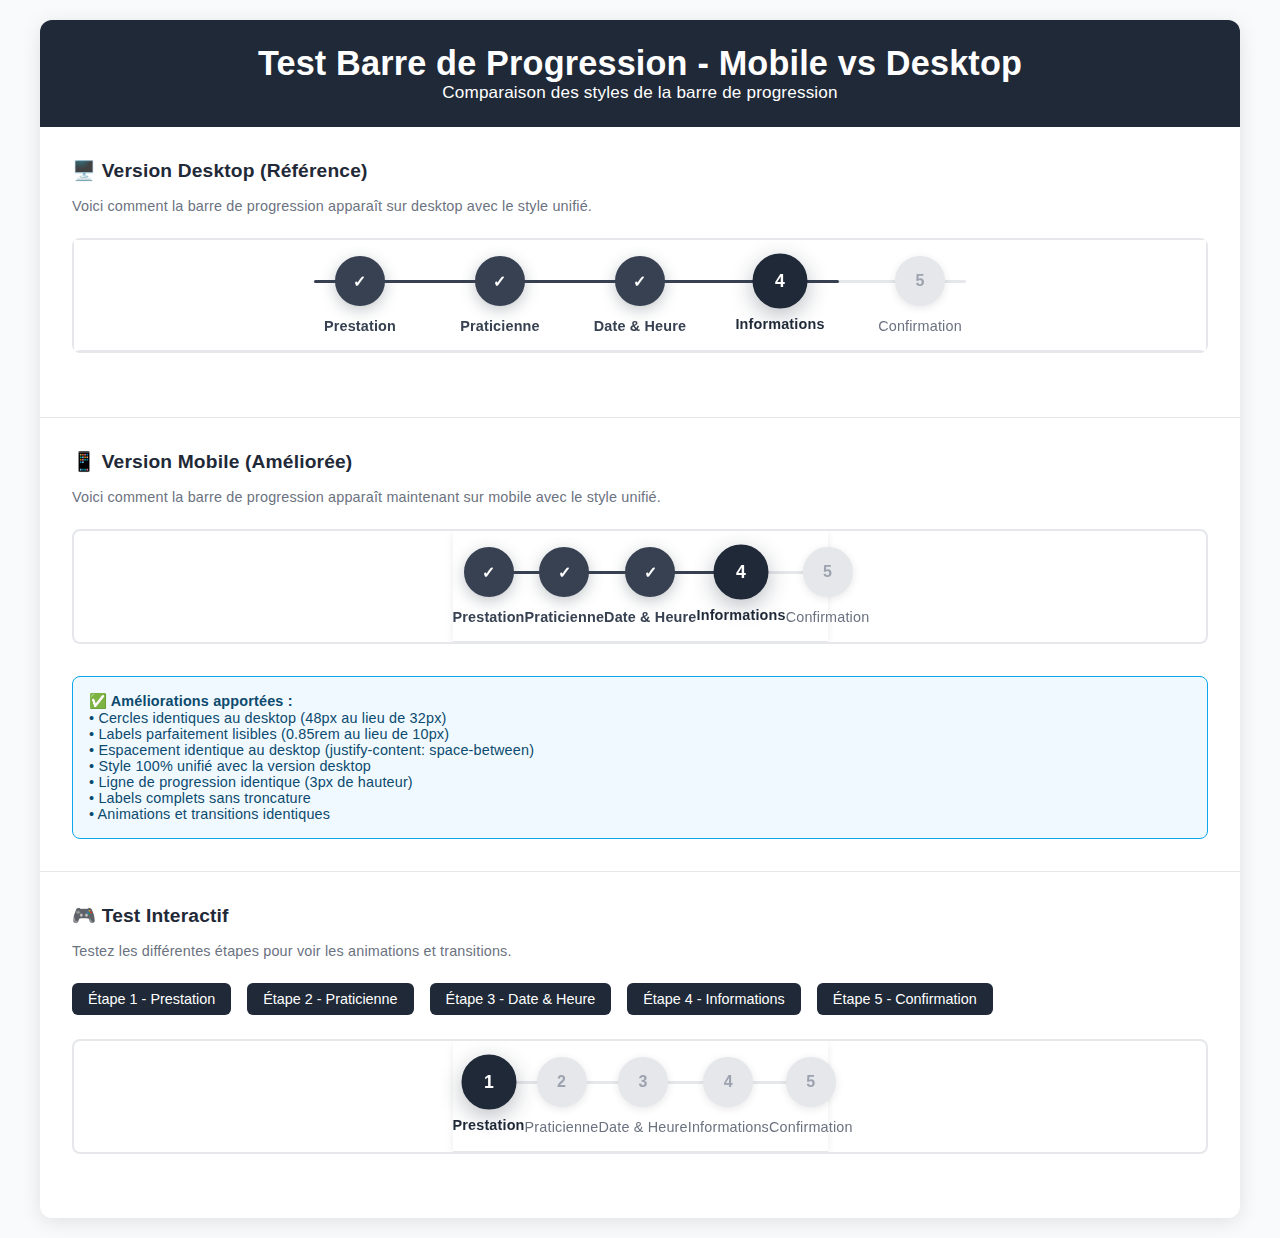
<file: test-mobile-progress-bar.html>
<!DOCTYPE html>
<html lang="fr">
<head>
    <meta charset="UTF-8">
    <meta name="viewport" content="width=device-width, initial-scale=1.0">
    <title>Test Barre de Progression Mobile vs Desktop</title>
    <link rel="stylesheet" href="assets/css/booking-form.css">
    <style>
        body {
            margin: 0;
            padding: 20px;
            font-family: -apple-system, BlinkMacSystemFont, "Segoe UI", Roboto, sans-serif;
            background: #f8f9fa;
        }
        
        .test-container {
            max-width: 1200px;
            margin: 0 auto;
            background: white;
            border-radius: 12px;
            overflow: hidden;
            box-shadow: 0 4px 20px rgba(0, 0, 0, 0.1);
        }
        
        .test-header {
            background: #1f2937;
            color: white;
            padding: 1.5rem;
            text-align: center;
        }
        
        .test-section {
            padding: 2rem;
            border-bottom: 1px solid #e5e7eb;
        }
        
        .test-section:last-child {
            border-bottom: none;
        }
        
        .test-title {
            font-size: 1.2rem;
            font-weight: 600;
            margin-bottom: 1rem;
            color: #1f2937;
        }
        
        .test-description {
            color: #6b7280;
            margin-bottom: 1.5rem;
            font-size: 0.9rem;
        }
        
        .viewport-simulator {
            border: 2px solid #e5e7eb;
            border-radius: 8px;
            overflow: hidden;
            margin-bottom: 2rem;
        }
        
        .mobile-viewport {
            width: 375px;
            margin: 0 auto;
            background: white;
        }
        
        .desktop-viewport {
            width: 100%;
            background: white;
        }
        
        .test-buttons {
            display: flex;
            gap: 1rem;
            margin-bottom: 1.5rem;
            flex-wrap: wrap;
        }
        
        .test-button {
            padding: 0.5rem 1rem;
            background: #1f2937;
            color: white;
            border: none;
            border-radius: 6px;
            cursor: pointer;
            font-size: 0.9rem;
            transition: all 0.2s ease;
        }
        
        .test-button:hover {
            background: #374151;
            transform: translateY(-1px);
        }
        
        .comparison-note {
            background: #f0f9ff;
            border: 1px solid #0ea5e9;
            border-radius: 8px;
            padding: 1rem;
            margin-top: 1rem;
            font-size: 0.9rem;
            color: #0c4a6e;
        }
        
        /* Forcer l'affichage mobile pour le test */
        .force-mobile .planity-progress-bar {
            /* Styles mobiles appliqués */
        }
    </style>
</head>
<body>
    <div class="test-container">
        <div class="test-header">
            <h1>Test Barre de Progression - Mobile vs Desktop</h1>
            <p>Comparaison des styles de la barre de progression</p>
        </div>
        
        <div class="test-section">
            <div class="test-title">🖥️ Version Desktop (Référence)</div>
            <div class="test-description">
                Voici comment la barre de progression apparaît sur desktop avec le style unifié.
            </div>
            
            <div class="viewport-simulator">
                <div class="desktop-viewport">
                    <div class="planity-progress-bar">
                        <div class="ib-stepper-main">
                            <div class="ib-step completed">
                                <div class="ib-step-circle">✓</div>
                                <div class="ib-step-label">Prestation</div>
                            </div>
                            <div class="ib-step completed">
                                <div class="ib-step-circle">✓</div>
                                <div class="ib-step-label">Praticienne</div>
                            </div>
                            <div class="ib-step completed">
                                <div class="ib-step-circle">✓</div>
                                <div class="ib-step-label">Date & Heure</div>
                            </div>
                            <div class="ib-step active">
                                <div class="ib-step-circle">4</div>
                                <div class="ib-step-label">Informations</div>
                            </div>
                            <div class="ib-step">
                                <div class="ib-step-circle">5</div>
                                <div class="ib-step-label">Confirmation</div>
                            </div>
                            <div class="ib-stepper-progress" style="width: 75%;"></div>
                        </div>
                    </div>
                </div>
            </div>
        </div>
        
        <div class="test-section">
            <div class="test-title">📱 Version Mobile (Améliorée)</div>
            <div class="test-description">
                Voici comment la barre de progression apparaît maintenant sur mobile avec le style unifié.
            </div>
            
            <div class="viewport-simulator">
                <div class="mobile-viewport">
                    <div class="planity-progress-bar">
                        <div class="ib-stepper-main">
                            <div class="ib-step completed">
                                <div class="ib-step-circle">✓</div>
                                <div class="ib-step-label">Prestation</div>
                            </div>
                            <div class="ib-step completed">
                                <div class="ib-step-circle">✓</div>
                                <div class="ib-step-label">Praticienne</div>
                            </div>
                            <div class="ib-step completed">
                                <div class="ib-step-circle">✓</div>
                                <div class="ib-step-label">Date & Heure</div>
                            </div>
                            <div class="ib-step active">
                                <div class="ib-step-circle">4</div>
                                <div class="ib-step-label">Informations</div>
                            </div>
                            <div class="ib-step">
                                <div class="ib-step-circle">5</div>
                                <div class="ib-step-label">Confirmation</div>
                            </div>
                            <div class="ib-stepper-progress" style="width: 75%;"></div>
                        </div>
                    </div>
                </div>
            </div>
            
            <div class="comparison-note">
                <strong>✅ Améliorations apportées :</strong><br>
                • Cercles identiques au desktop (48px au lieu de 32px)<br>
                • Labels parfaitement lisibles (0.85rem au lieu de 10px)<br>
                • Espacement identique au desktop (justify-content: space-between)<br>
                • Style 100% unifié avec la version desktop<br>
                • Ligne de progression identique (3px de hauteur)<br>
                • Labels complets sans troncature<br>
                • Animations et transitions identiques
            </div>
        </div>
        
        <div class="test-section">
            <div class="test-title">🎮 Test Interactif</div>
            <div class="test-description">
                Testez les différentes étapes pour voir les animations et transitions.
            </div>
            
            <div class="test-buttons">
                <button class="test-button" onclick="setStep(1)">Étape 1 - Prestation</button>
                <button class="test-button" onclick="setStep(2)">Étape 2 - Praticienne</button>
                <button class="test-button" onclick="setStep(3)">Étape 3 - Date & Heure</button>
                <button class="test-button" onclick="setStep(4)">Étape 4 - Informations</button>
                <button class="test-button" onclick="setStep(5)">Étape 5 - Confirmation</button>
            </div>
            
            <div class="viewport-simulator">
                <div class="mobile-viewport">
                    <div class="planity-progress-bar" id="interactive-progress">
                        <div class="ib-stepper-main">
                            <div class="ib-step" data-step="1">
                                <div class="ib-step-circle">1</div>
                                <div class="ib-step-label">Prestation</div>
                            </div>
                            <div class="ib-step" data-step="2">
                                <div class="ib-step-circle">2</div>
                                <div class="ib-step-label">Praticienne</div>
                            </div>
                            <div class="ib-step" data-step="3">
                                <div class="ib-step-circle">3</div>
                                <div class="ib-step-label">Date & Heure</div>
                            </div>
                            <div class="ib-step" data-step="4">
                                <div class="ib-step-circle">4</div>
                                <div class="ib-step-label">Informations</div>
                            </div>
                            <div class="ib-step" data-step="5">
                                <div class="ib-step-circle">5</div>
                                <div class="ib-step-label">Confirmation</div>
                            </div>
                            <div class="ib-stepper-progress" id="progress-bar" style="width: 0%;"></div>
                        </div>
                    </div>
                </div>
            </div>
        </div>
    </div>

    <script>
        function setStep(step) {
            const steps = document.querySelectorAll('#interactive-progress .ib-step');
            const progressBar = document.getElementById('progress-bar');
            
            steps.forEach((stepEl, index) => {
                const stepNumber = index + 1;
                const circle = stepEl.querySelector('.ib-step-circle');
                
                stepEl.classList.remove('active', 'completed');
                
                if (stepNumber < step) {
                    stepEl.classList.add('completed');
                    circle.textContent = '✓';
                } else if (stepNumber === step) {
                    stepEl.classList.add('active');
                    circle.textContent = stepNumber;
                } else {
                    circle.textContent = stepNumber;
                }
            });
            
            // Mettre à jour la barre de progression
            const progressWidth = ((step - 1) / (steps.length - 1)) * 100;
            progressBar.style.width = progressWidth + '%';
            
            console.log(`Étape ${step} activée - Progression: ${progressWidth}%`);
        }
        
        // Initialiser à l'étape 1
        setStep(1);
    </script>
</body>
</html>
</file>
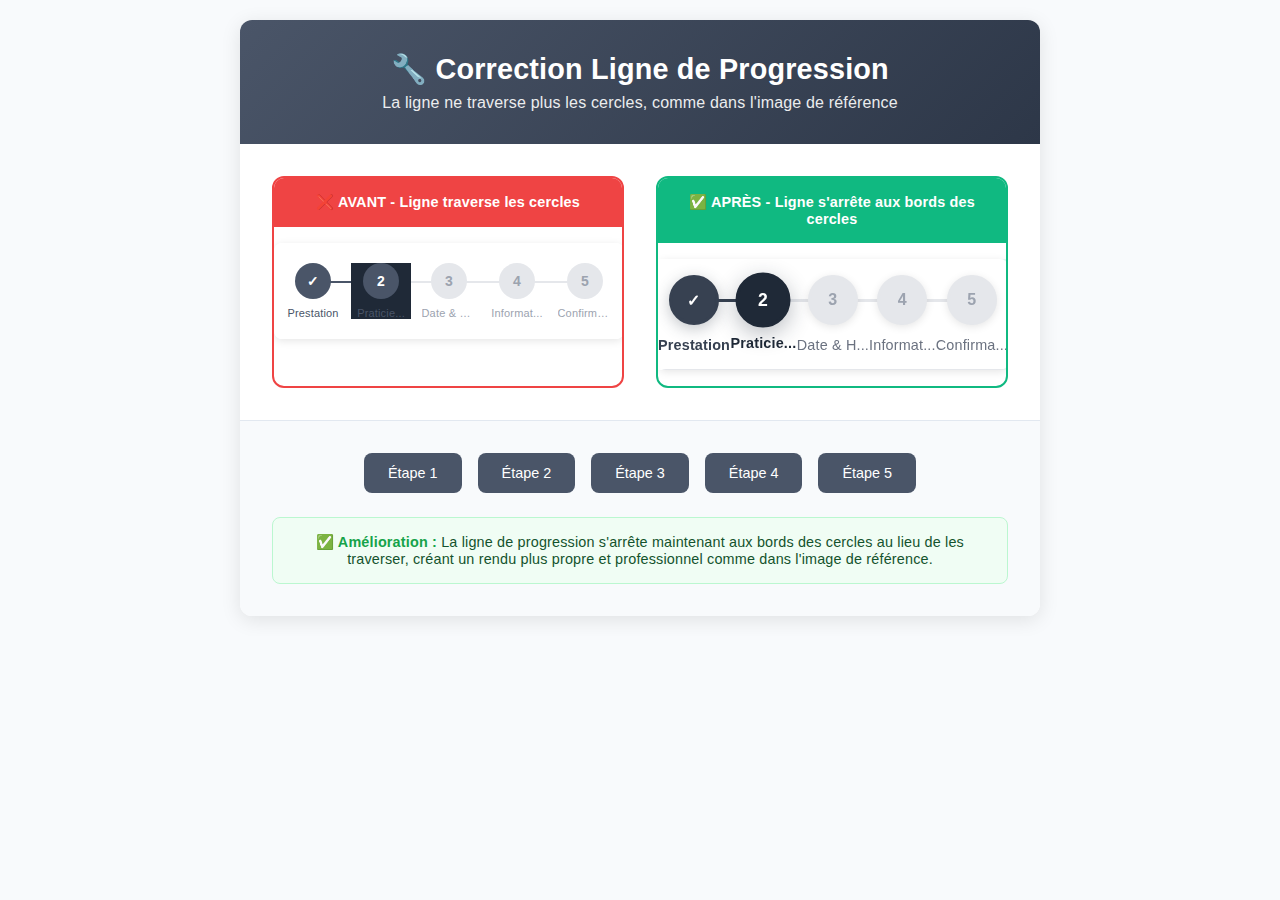
<file: test-progress-line-fix.html>
<!DOCTYPE html>
<html lang="fr">
<head>
    <meta charset="UTF-8">
    <meta name="viewport" content="width=device-width, initial-scale=1.0">
    <title>Test - Ligne de Progression Sans Traverser les Cercles</title>
    <link rel="stylesheet" href="assets/css/booking-form.css">
    <style>
        body {
            margin: 0;
            padding: 20px;
            font-family: -apple-system, BlinkMacSystemFont, "Segoe UI", Roboto, sans-serif;
            background: #f8f9fa;
        }
        
        .demo-container {
            max-width: 800px;
            margin: 0 auto;
            background: white;
            border-radius: 12px;
            overflow: hidden;
            box-shadow: 0 4px 20px rgba(0, 0, 0, 0.1);
        }
        
        .demo-header {
            background: linear-gradient(135deg, #4a5568 0%, #2d3748 100%);
            color: white;
            padding: 2rem;
            text-align: center;
        }
        
        .demo-header h1 {
            margin: 0 0 0.5rem 0;
            font-size: 1.8rem;
            font-weight: 700;
        }
        
        .demo-header p {
            margin: 0;
            opacity: 0.9;
            font-size: 1rem;
        }
        
        .comparison-grid {
            display: grid;
            grid-template-columns: 1fr 1fr;
            gap: 2rem;
            padding: 2rem;
        }
        
        .comparison-item {
            border: 2px solid #e5e7eb;
            border-radius: 12px;
            overflow: hidden;
            background: white;
        }
        
        .comparison-item.before {
            border-color: #ef4444;
        }
        
        .comparison-item.after {
            border-color: #10b981;
        }
        
        .comparison-header {
            padding: 1rem;
            font-weight: 600;
            text-align: center;
            color: white;
            font-size: 0.9rem;
        }
        
        .before .comparison-header {
            background: #ef4444;
        }
        
        .after .comparison-header {
            background: #10b981;
        }
        
        .mobile-simulator {
            width: 350px;
            margin: 1rem auto;
            background: white;
            border-radius: 8px;
            overflow: hidden;
            box-shadow: 0 2px 8px rgba(0, 0, 0, 0.1);
        }
        
        .mobile-content {
            padding: 0;
        }
        
        /* Style AVANT (ligne traverse les cercles) */
        .progress-before {
            background: white;
            padding: 20px 15px;
        }
        
        .progress-before .stepper-main {
            display: flex;
            justify-content: center;
            align-items: center;
            position: relative;
            padding: 0 10px;
            gap: 8px;
        }
        
        .progress-before .step {
            display: flex;
            flex-direction: column;
            align-items: center;
            gap: 8px;
            flex: 0 0 auto;
            position: relative;
            z-index: 2;
            width: 60px;
        }
        
        .progress-before .step-circle {
            width: 36px;
            height: 36px;
            border-radius: 50%;
            background: #e5e7eb;
            color: #9ca3af;
            display: flex;
            align-items: center;
            justify-content: center;
            font-weight: 600;
            font-size: 14px;
            position: relative;
            z-index: 2;
        }
        
        .progress-before .step.active .step-circle {
            background: #4a5568;
            color: white;
        }
        
        .progress-before .step.completed .step-circle {
            background: #4a5568;
            color: white;
        }
        
        .progress-before .step-label {
            font-size: 11px;
            color: #9ca3af;
            text-align: center;
            font-weight: 400;
            white-space: nowrap;
            overflow: hidden;
            text-overflow: ellipsis;
            max-width: 55px;
        }
        
        .progress-before .step.active .step-label {
            color: #4a5568;
            font-weight: 500;
        }
        
        .progress-before .step.completed .step-label {
            color: #4a5568;
            font-weight: 500;
        }
        
        /* Ligne AVANT (traverse les cercles) */
        .progress-before .stepper-main::before {
            content: "";
            position: absolute;
            top: 18px;
            left: 18px;
            right: 18px;
            height: 2px;
            background: #e5e7eb;
            border-radius: 1px;
            z-index: 1;
        }
        
        .progress-before .stepper-progress {
            position: absolute;
            top: 18px;
            left: 18px;
            height: 2px;
            background: #4a5568;
            border-radius: 1px;
            z-index: 1;
            width: 25%;
        }
        
        .test-controls {
            padding: 2rem;
            background: #f8fafc;
            border-top: 1px solid #e2e8f0;
        }
        
        .test-buttons {
            display: flex;
            gap: 1rem;
            flex-wrap: wrap;
            justify-content: center;
            margin-bottom: 1.5rem;
        }
        
        .test-button {
            padding: 0.75rem 1.5rem;
            background: #4a5568;
            color: white;
            border: none;
            border-radius: 8px;
            font-size: 0.9rem;
            font-weight: 500;
            cursor: pointer;
            transition: all 0.2s ease;
        }
        
        .test-button:hover {
            background: #2d3748;
            transform: translateY(-1px);
        }
        
        .improvement-note {
            background: #f0fdf4;
            border: 1px solid #bbf7d0;
            border-radius: 8px;
            padding: 1rem;
            font-size: 0.9rem;
            color: #14532d;
            text-align: center;
        }
        
        .improvement-note strong {
            color: #16a34a;
        }
        
        @media (max-width: 768px) {
            .comparison-grid {
                grid-template-columns: 1fr;
                gap: 1rem;
                padding: 1rem;
            }
            
            .mobile-simulator {
                width: 100%;
                max-width: 320px;
            }
            
            .test-buttons {
                flex-direction: column;
                gap: 0.5rem;
            }
        }
    </style>
</head>
<body>
    <div class="demo-container">
        <div class="demo-header">
            <h1>🔧 Correction Ligne de Progression</h1>
            <p>La ligne ne traverse plus les cercles, comme dans l'image de référence</p>
        </div>
        
        <div class="comparison-grid">
            <div class="comparison-item before">
                <div class="comparison-header">
                    ❌ AVANT - Ligne traverse les cercles
                </div>
                
                <div class="mobile-simulator">
                    <div class="mobile-content">
                        <div class="progress-before">
                            <div class="stepper-main">
                                <div class="step completed">
                                    <div class="step-circle">✓</div>
                                    <div class="step-label">Prestation</div>
                                </div>
                                <div class="step active">
                                    <div class="step-circle">2</div>
                                    <div class="step-label">Praticie...</div>
                                </div>
                                <div class="step">
                                    <div class="step-circle">3</div>
                                    <div class="step-label">Date & H...</div>
                                </div>
                                <div class="step">
                                    <div class="step-circle">4</div>
                                    <div class="step-label">Informat...</div>
                                </div>
                                <div class="step">
                                    <div class="step-circle">5</div>
                                    <div class="step-label">Confirma...</div>
                                </div>
                                <div class="stepper-progress"></div>
                            </div>
                        </div>
                    </div>
                </div>
            </div>
            
            <div class="comparison-item after">
                <div class="comparison-header">
                    ✅ APRÈS - Ligne s'arrête aux bords des cercles
                </div>
                
                <div class="mobile-simulator">
                    <div class="mobile-content">
                        <div class="planity-progress-bar">
                            <div class="ib-stepper-main">
                                <div class="ib-step completed">
                                    <div class="ib-step-circle">✓</div>
                                    <div class="ib-step-label">Prestation</div>
                                </div>
                                <div class="ib-step active">
                                    <div class="ib-step-circle">2</div>
                                    <div class="ib-step-label">Praticie...</div>
                                </div>
                                <div class="ib-step">
                                    <div class="ib-step-circle">3</div>
                                    <div class="ib-step-label">Date & H...</div>
                                </div>
                                <div class="ib-step">
                                    <div class="ib-step-circle">4</div>
                                    <div class="ib-step-label">Informat...</div>
                                </div>
                                <div class="ib-step">
                                    <div class="ib-step-circle">5</div>
                                    <div class="ib-step-label">Confirma...</div>
                                </div>
                                <div class="ib-stepper-progress" id="progress-bar" style="width: 25%;"></div>
                            </div>
                        </div>
                    </div>
                </div>
            </div>
        </div>
        
        <div class="test-controls">
            <div class="test-buttons">
                <button class="test-button" onclick="setStep(1)">Étape 1</button>
                <button class="test-button" onclick="setStep(2)">Étape 2</button>
                <button class="test-button" onclick="setStep(3)">Étape 3</button>
                <button class="test-button" onclick="setStep(4)">Étape 4</button>
                <button class="test-button" onclick="setStep(5)">Étape 5</button>
            </div>
            
            <div class="improvement-note">
                <strong>✅ Amélioration :</strong> La ligne de progression s'arrête maintenant aux bords des cercles 
                au lieu de les traverser, créant un rendu plus propre et professionnel comme dans l'image de référence.
            </div>
        </div>
    </div>

    <script>
        function setStep(step) {
            const steps = document.querySelectorAll('.ib-step');
            const progressBar = document.getElementById('progress-bar');
            
            steps.forEach((stepEl, index) => {
                const stepNumber = index + 1;
                const circle = stepEl.querySelector('.ib-step-circle');
                
                stepEl.classList.remove('active', 'completed');
                
                if (stepNumber < step) {
                    stepEl.classList.add('completed');
                    circle.textContent = '✓';
                } else if (stepNumber === step) {
                    stepEl.classList.add('active');
                    circle.textContent = stepNumber;
                } else {
                    circle.textContent = stepNumber;
                }
            });
            
            // Mettre à jour la barre de progression
            const progressWidth = ((step - 1) / (steps.length - 1)) * 100;
            progressBar.style.width = progressWidth + '%';
            
            console.log(`Étape ${step} activée - Progression: ${progressWidth}%`);
        }
        
        // Initialiser à l'étape 2
        setStep(2);
    </script>
</body>
</html>
</file>
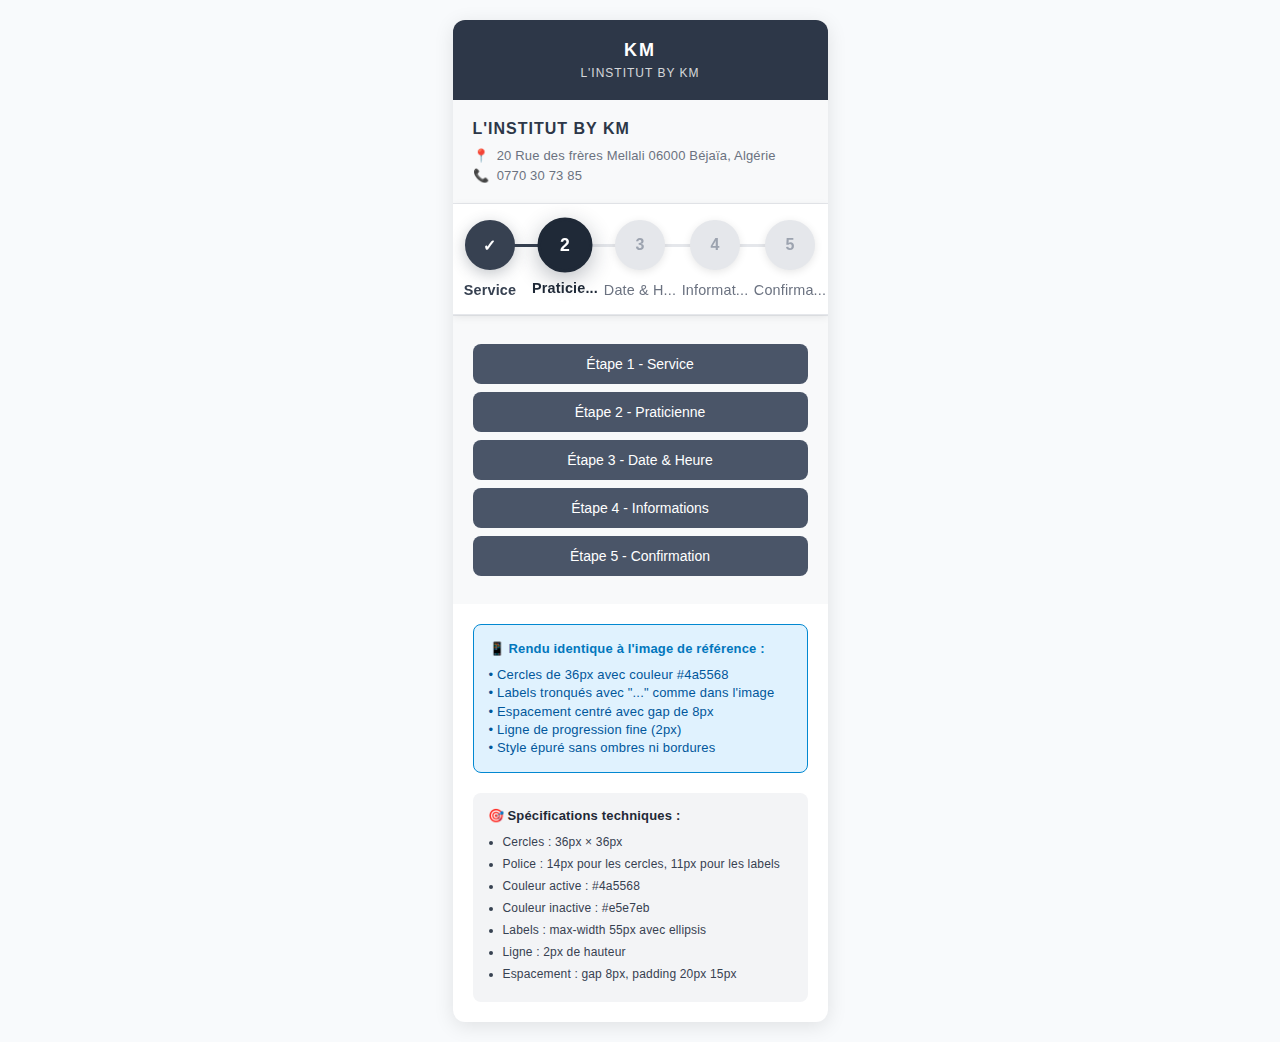
<file: test-reference-mobile.html>
<!DOCTYPE html>
<html lang="fr">
<head>
    <meta charset="UTF-8">
    <meta name="viewport" content="width=device-width, initial-scale=1.0">
    <title>Test - Barre de Progression Mobile Référence</title>
    <link rel="stylesheet" href="assets/css/booking-form.css">
    <style>
        body {
            margin: 0;
            padding: 0;
            font-family: -apple-system, BlinkMacSystemFont, "Segoe UI", Roboto, sans-serif;
            background: #f8f9fa;
        }
        
        .test-container {
            max-width: 375px;
            margin: 20px auto;
            background: white;
            border-radius: 12px;
            overflow: hidden;
            box-shadow: 0 4px 20px rgba(0, 0, 0, 0.1);
        }
        
        .mobile-header {
            background: #2d3748;
            color: white;
            padding: 20px;
            text-align: center;
        }
        
        .mobile-header h1 {
            margin: 0;
            font-size: 18px;
            font-weight: 600;
            letter-spacing: 2px;
        }
        
        .mobile-header p {
            margin: 5px 0 0 0;
            font-size: 12px;
            opacity: 0.8;
            letter-spacing: 1px;
        }
        
        .institut-info {
            background: #f8f9fa;
            padding: 20px;
            border-bottom: 1px solid #e5e7eb;
        }
        
        .institut-name {
            font-size: 16px;
            font-weight: 600;
            color: #2d3748;
            margin: 0 0 10px 0;
            letter-spacing: 1px;
        }
        
        .institut-address {
            font-size: 13px;
            color: #6b7280;
            margin: 0 0 5px 0;
            display: flex;
            align-items: center;
        }
        
        .institut-address::before {
            content: "📍";
            margin-right: 8px;
        }
        
        .institut-phone {
            font-size: 13px;
            color: #6b7280;
            margin: 0;
            display: flex;
            align-items: center;
        }
        
        .institut-phone::before {
            content: "📞";
            margin-right: 8px;
        }
        
        .progress-section {
            background: white;
            padding: 0;
        }
        
        .test-controls {
            padding: 20px;
            background: #f8f9fa;
            border-top: 1px solid #e5e7eb;
        }
        
        .test-button {
            display: block;
            width: 100%;
            padding: 12px;
            margin: 8px 0;
            background: #4a5568;
            color: white;
            border: none;
            border-radius: 8px;
            font-size: 14px;
            font-weight: 500;
            cursor: pointer;
            transition: all 0.2s ease;
        }
        
        .test-button:hover {
            background: #2d3748;
            transform: translateY(-1px);
        }
        
        .test-button:active {
            transform: translateY(0);
        }
        
        .reference-note {
            background: #e0f2fe;
            border: 1px solid #0288d1;
            border-radius: 8px;
            padding: 15px;
            margin: 20px;
            font-size: 13px;
            color: #01579b;
            line-height: 1.4;
        }
        
        .reference-note strong {
            display: block;
            margin-bottom: 8px;
            color: #0277bd;
        }
        
        .specs-list {
            background: #f3f4f6;
            border-radius: 8px;
            padding: 15px;
            margin: 20px;
            font-size: 12px;
            color: #374151;
        }
        
        .specs-list h4 {
            margin: 0 0 10px 0;
            font-size: 13px;
            color: #1f2937;
        }
        
        .specs-list ul {
            margin: 0;
            padding-left: 15px;
            line-height: 1.5;
        }
        
        .specs-list li {
            margin-bottom: 4px;
        }
    </style>
</head>
<body>
    <div class="test-container">
        <!-- Header mobile comme dans l'image -->
        <div class="mobile-header">
            <h1>KM</h1>
            <p>L'INSTITUT BY KM</p>
        </div>
        
        <!-- Informations institut -->
        <div class="institut-info">
            <div class="institut-name">L'INSTITUT BY KM</div>
            <div class="institut-address">20 Rue des frères Mellali 06000 Béjaïa, Algérie</div>
            <div class="institut-phone">0770 30 73 85</div>
        </div>
        
        <!-- Barre de progression - identique à l'image -->
        <div class="progress-section">
            <div class="planity-progress-bar">
                <div class="ib-stepper-main">
                    <div class="ib-step completed">
                        <div class="ib-step-circle">✓</div>
                        <div class="ib-step-label">Service</div>
                    </div>
                    <div class="ib-step active">
                        <div class="ib-step-circle">2</div>
                        <div class="ib-step-label">Praticie...</div>
                    </div>
                    <div class="ib-step">
                        <div class="ib-step-circle">3</div>
                        <div class="ib-step-label">Date & H...</div>
                    </div>
                    <div class="ib-step">
                        <div class="ib-step-circle">4</div>
                        <div class="ib-step-label">Informat...</div>
                    </div>
                    <div class="ib-step">
                        <div class="ib-step-circle">5</div>
                        <div class="ib-step-label">Confirma...</div>
                    </div>
                    <div class="ib-stepper-progress" style="width: 25%;"></div>
                </div>
            </div>
        </div>
        
        <!-- Contrôles de test -->
        <div class="test-controls">
            <button class="test-button" onclick="setStep(1)">Étape 1 - Service</button>
            <button class="test-button" onclick="setStep(2)">Étape 2 - Praticienne</button>
            <button class="test-button" onclick="setStep(3)">Étape 3 - Date & Heure</button>
            <button class="test-button" onclick="setStep(4)">Étape 4 - Informations</button>
            <button class="test-button" onclick="setStep(5)">Étape 5 - Confirmation</button>
        </div>
        
        <div class="reference-note">
            <strong>📱 Rendu identique à l'image de référence :</strong>
            • Cercles de 36px avec couleur #4a5568<br>
            • Labels tronqués avec "..." comme dans l'image<br>
            • Espacement centré avec gap de 8px<br>
            • Ligne de progression fine (2px)<br>
            • Style épuré sans ombres ni bordures
        </div>
        
        <div class="specs-list">
            <h4>🎯 Spécifications techniques :</h4>
            <ul>
                <li>Cercles : 36px × 36px</li>
                <li>Police : 14px pour les cercles, 11px pour les labels</li>
                <li>Couleur active : #4a5568</li>
                <li>Couleur inactive : #e5e7eb</li>
                <li>Labels : max-width 55px avec ellipsis</li>
                <li>Ligne : 2px de hauteur</li>
                <li>Espacement : gap 8px, padding 20px 15px</li>
            </ul>
        </div>
    </div>

    <script>
        function setStep(step) {
            const steps = document.querySelectorAll('.ib-step');
            const progressBar = document.querySelector('.ib-stepper-progress');
            
            steps.forEach((stepEl, index) => {
                const stepNumber = index + 1;
                const circle = stepEl.querySelector('.ib-step-circle');
                
                stepEl.classList.remove('active', 'completed');
                
                if (stepNumber < step) {
                    stepEl.classList.add('completed');
                    circle.textContent = '✓';
                } else if (stepNumber === step) {
                    stepEl.classList.add('active');
                    circle.textContent = stepNumber;
                } else {
                    circle.textContent = stepNumber;
                }
            });
            
            // Mettre à jour la barre de progression
            const progressWidth = ((step - 1) / (steps.length - 1)) * 100;
            progressBar.style.width = progressWidth + '%';
            
            console.log(`Étape ${step} activée - Progression: ${progressWidth}%`);
        }
        
        // Initialiser à l'étape 2 comme dans l'image
        setStep(2);
    </script>
</body>
</html>
</file>
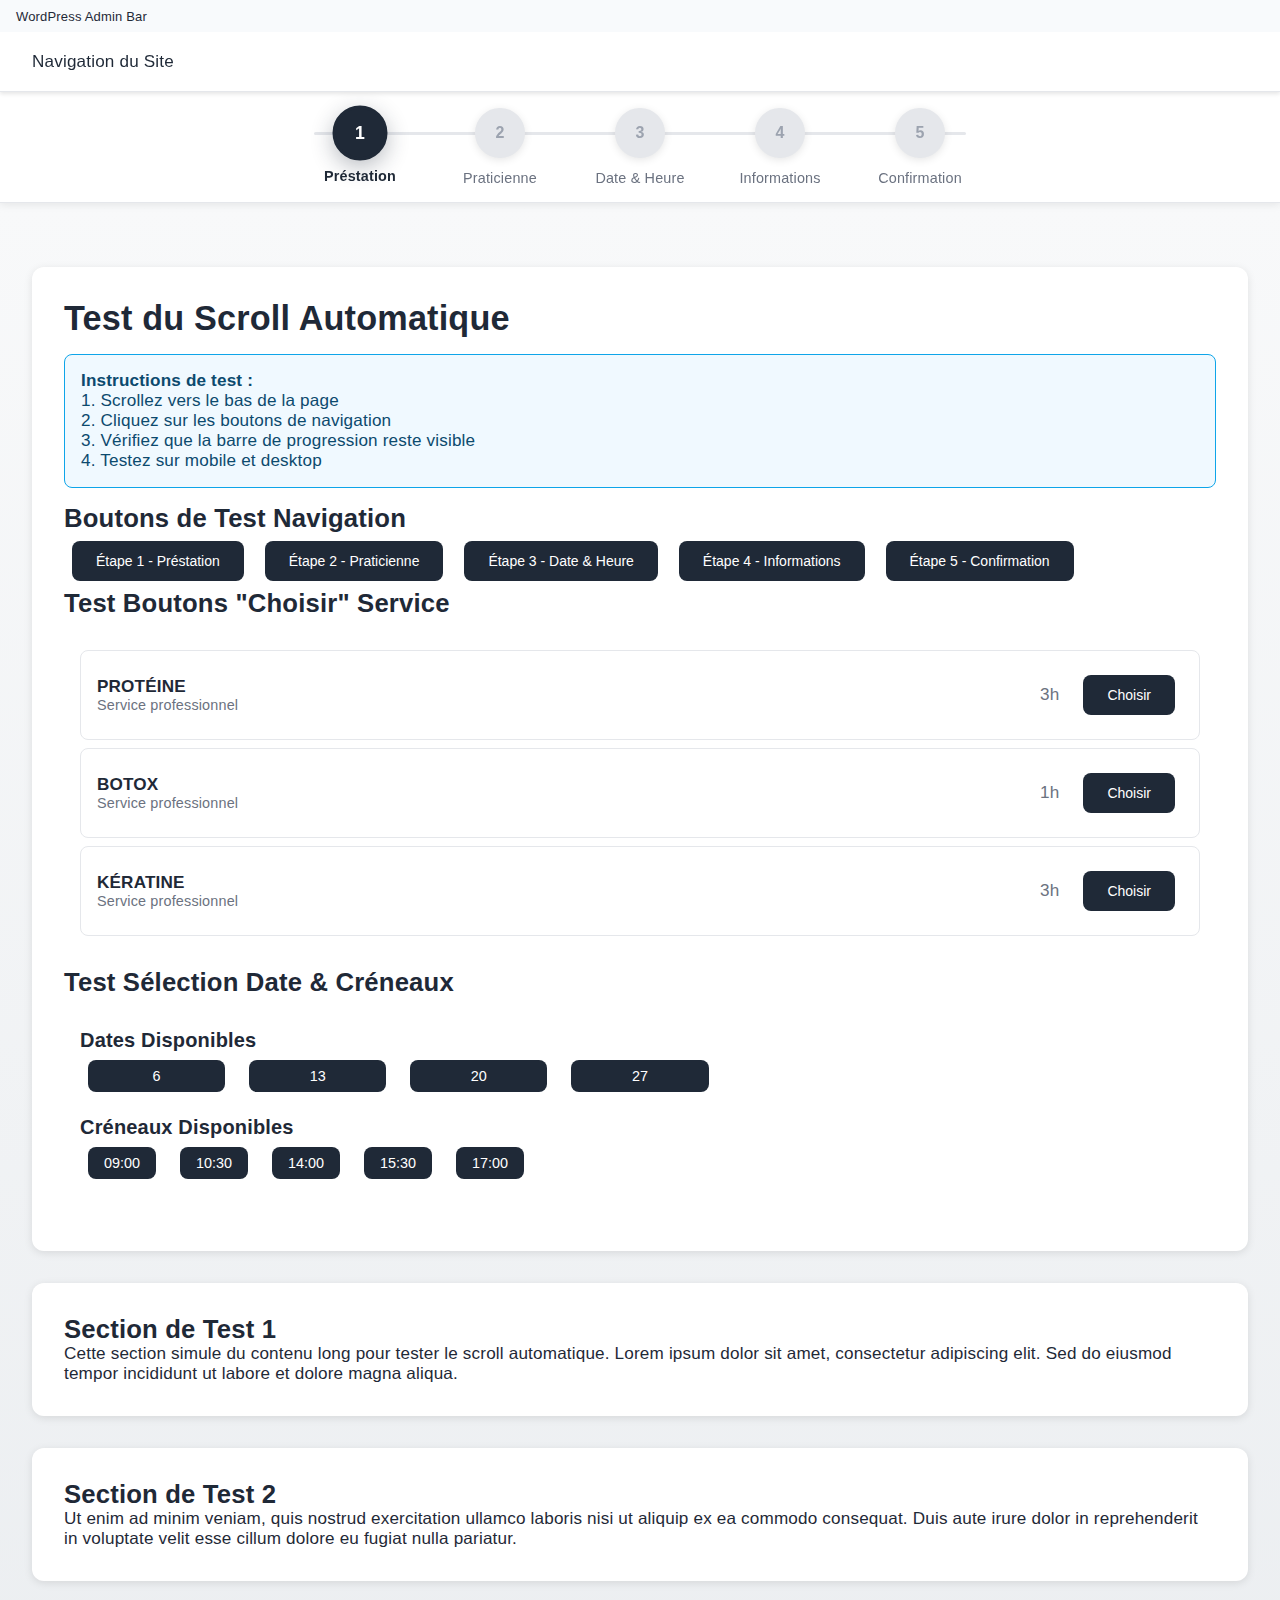
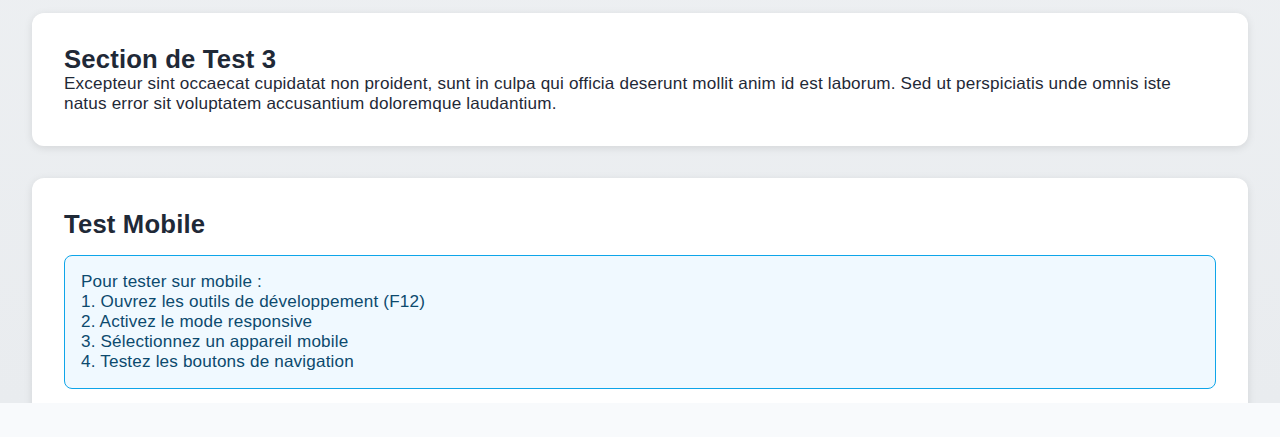
<file: test-scroll-progress.html>
<!DOCTYPE html>
<html lang="fr">
<head>
    <meta charset="UTF-8">
    <meta name="viewport" content="width=device-width, initial-scale=1.0">
    <title>Test Scroll Automatique - Barre de Progression</title>
    <link rel="stylesheet" href="assets/css/booking-form.css">
    <style>
        /* Simulation de la navigation WordPress */
        #wpadminbar {
            position: fixed;
            top: 0;
            left: 0;
            right: 0;
            height: 32px;
            background: #23282d;
            z-index: 99999;
            color: white;
            display: flex;
            align-items: center;
            padding: 0 1rem;
            font-size: 13px;
        }

        .site-header {
            position: fixed;
            top: 32px;
            left: 0;
            right: 0;
            height: 60px;
            background: #ffffff;
            border-bottom: 1px solid #e5e7eb;
            z-index: 9999;
            display: flex;
            align-items: center;
            padding: 0 2rem;
            box-shadow: 0 2px 4px rgba(0,0,0,0.1);
        }

        .site-header.fixed {
            position: fixed;
        }

        /* Styles de test pour simuler du contenu */
        .test-content {
            height: 200vh;
            background: linear-gradient(to bottom, #f8f9fa, #e9ecef);
            padding: 2rem;
            margin-top: 92px; /* Admin bar + header */
        }
        
        .test-section {
            background: white;
            margin: 2rem 0;
            padding: 2rem;
            border-radius: 12px;
            box-shadow: 0 2px 8px rgba(0,0,0,0.1);
        }
        
        .test-button {
            background: #1f2937;
            color: white;
            border: none;
            padding: 12px 24px;
            border-radius: 8px;
            cursor: pointer;
            margin: 0.5rem;
            font-size: 14px;
            transition: all 0.2s ease;
        }
        
        .test-button:hover {
            background: #374151;
            transform: translateY(-1px);
        }
        
        .test-info {
            background: #f0f9ff;
            border: 1px solid #0ea5e9;
            border-radius: 8px;
            padding: 1rem;
            margin: 1rem 0;
            color: #0c4a6e;
        }
        
        /* Simulation mobile */
        @media (max-width: 768px) {
            #wpadminbar {
                height: 46px;
            }

            .site-header {
                top: 46px;
            }

            .test-content {
                padding: 1rem;
                margin-top: 106px; /* Admin bar mobile + header */
            }

            .test-section {
                margin: 1rem 0;
                padding: 1rem;
            }
        }
    </style>
</head>
<body class="admin-bar has-fixed-header">
    <!-- Simulation de l'admin bar WordPress -->
    <div id="wpadminbar">
        <span>WordPress Admin Bar</span>
    </div>

    <!-- Simulation du header du thème -->
    <header class="site-header fixed">
        <div>Navigation du Site</div>
    </header>

    <!-- Barre de progression Planity -->
    <div class="planity-progress-bar">
        <div class="progress-container">
            <div class="ib-stepper-main">
                <div class="ib-step active" data-step="1">
                    <div class="ib-step-circle">1</div>
                    <div class="ib-step-label">Préstation</div>
                </div>
                <div class="ib-step" data-step="2">
                    <div class="ib-step-circle">2</div>
                    <div class="ib-step-label">Praticienne</div>
                </div>
                <div class="ib-step" data-step="3">
                    <div class="ib-step-circle">3</div>
                    <div class="ib-step-label">Date & Heure</div>
                </div>
                <div class="ib-step" data-step="4">
                    <div class="ib-step-circle">4</div>
                    <div class="ib-step-label">Informations</div>
                </div>
                <div class="ib-step" data-step="5">
                    <div class="ib-step-circle">5</div>
                    <div class="ib-step-label">Confirmation</div>
                </div>
                <div class="ib-stepper-progress"></div>
            </div>
        </div>
    </div>

    <!-- Contenu de test -->
    <div class="test-content">
        <div class="test-section">
            <h1>Test du Scroll Automatique</h1>
            <div class="test-info">
                <strong>Instructions de test :</strong><br>
                1. Scrollez vers le bas de la page<br>
                2. Cliquez sur les boutons de navigation<br>
                3. Vérifiez que la barre de progression reste visible<br>
                4. Testez sur mobile et desktop
            </div>
            
            <h2>Boutons de Test Navigation</h2>
            <button class="test-button" onclick="testGoToStep(1)">Étape 1 - Préstation</button>
            <button class="test-button" onclick="testGoToStep(2)">Étape 2 - Praticienne</button>
            <button class="test-button" onclick="testGoToStep(3)">Étape 3 - Date & Heure</button>
            <button class="test-button" onclick="testGoToStep(4)">Étape 4 - Informations</button>
            <button class="test-button" onclick="testGoToStep(5)">Étape 5 - Confirmation</button>

            <h2>Test Boutons "Choisir" Service</h2>
            <div style="background: white; padding: 1rem; border-radius: 8px; margin: 1rem 0;">
                <div style="display: flex; justify-content: space-between; align-items: center; padding: 1rem; border: 1px solid #e5e7eb; border-radius: 8px; margin-bottom: 0.5rem;">
                    <div>
                        <h4 style="margin: 0; color: #1f2937;">PROTÉINE</h4>
                        <p style="margin: 0; color: #6b7280; font-size: 0.9rem;">Service professionnel</p>
                    </div>
                    <div style="display: flex; align-items: center; gap: 1rem;">
                        <span style="color: #6b7280;">3h</span>
                        <button class="test-button" onclick="testSelectService('PROTÉINE')">Choisir</button>
                    </div>
                </div>
                <div style="display: flex; justify-content: space-between; align-items: center; padding: 1rem; border: 1px solid #e5e7eb; border-radius: 8px; margin-bottom: 0.5rem;">
                    <div>
                        <h4 style="margin: 0; color: #1f2937;">BOTOX</h4>
                        <p style="margin: 0; color: #6b7280; font-size: 0.9rem;">Service professionnel</p>
                    </div>
                    <div style="display: flex; align-items: center; gap: 1rem;">
                        <span style="color: #6b7280;">1h</span>
                        <button class="test-button" onclick="testSelectService('BOTOX')">Choisir</button>
                    </div>
                </div>
                <div style="display: flex; justify-content: space-between; align-items: center; padding: 1rem; border: 1px solid #e5e7eb; border-radius: 8px;">
                    <div>
                        <h4 style="margin: 0; color: #1f2937;">KÉRATINE</h4>
                        <p style="margin: 0; color: #6b7280; font-size: 0.9rem;">Service professionnel</p>
                    </div>
                    <div style="display: flex; align-items: center; gap: 1rem;">
                        <span style="color: #6b7280;">3h</span>
                        <button class="test-button" onclick="testSelectService('KÉRATINE')">Choisir</button>
                    </div>
                </div>
            </div>

            <h2>Test Sélection Date & Créneaux</h2>
            <div style="background: white; padding: 1rem; border-radius: 8px; margin: 1rem 0;">
                <h3 style="margin-top: 0;">Dates Disponibles</h3>
                <div style="display: grid; grid-template-columns: repeat(7, 1fr); gap: 0.5rem; margin-bottom: 1rem;">
                    <button class="test-button" onclick="testSelectDate('2025-08-06')" style="padding: 0.5rem; font-size: 0.9rem;">6</button>
                    <button class="test-button" onclick="testSelectDate('2025-08-13')" style="padding: 0.5rem; font-size: 0.9rem;">13</button>
                    <button class="test-button" onclick="testSelectDate('2025-08-20')" style="padding: 0.5rem; font-size: 0.9rem;">20</button>
                    <button class="test-button" onclick="testSelectDate('2025-08-27')" style="padding: 0.5rem; font-size: 0.9rem;">27</button>
                </div>

                <h3 data-test="slots-section">Créneaux Disponibles</h3>
                <div style="display: flex; flex-wrap: wrap; gap: 0.5rem;">
                    <button class="test-button" onclick="testSelectSlot('09:00')" style="padding: 0.5rem 1rem; font-size: 0.9rem;">09:00</button>
                    <button class="test-button" onclick="testSelectSlot('10:30')" style="padding: 0.5rem 1rem; font-size: 0.9rem;">10:30</button>
                    <button class="test-button" onclick="testSelectSlot('14:00')" style="padding: 0.5rem 1rem; font-size: 0.9rem;">14:00</button>
                    <button class="test-button" onclick="testSelectSlot('15:30')" style="padding: 0.5rem 1rem; font-size: 0.9rem;">15:30</button>
                    <button class="test-button" onclick="testSelectSlot('17:00')" style="padding: 0.5rem 1rem; font-size: 0.9rem;">17:00</button>
                </div>
            </div>
        </div>

        <div class="test-section">
            <h2>Section de Test 1</h2>
            <p>Cette section simule du contenu long pour tester le scroll automatique. Lorem ipsum dolor sit amet, consectetur adipiscing elit. Sed do eiusmod tempor incididunt ut labore et dolore magna aliqua.</p>
        </div>

        <div class="test-section">
            <h2>Section de Test 2</h2>
            <p>Ut enim ad minim veniam, quis nostrud exercitation ullamco laboris nisi ut aliquip ex ea commodo consequat. Duis aute irure dolor in reprehenderit in voluptate velit esse cillum dolore eu fugiat nulla pariatur.</p>
        </div>

        <div class="test-section">
            <h2>Section de Test 3</h2>
            <p>Excepteur sint occaecat cupidatat non proident, sunt in culpa qui officia deserunt mollit anim id est laborum. Sed ut perspiciatis unde omnis iste natus error sit voluptatem accusantium doloremque laudantium.</p>
        </div>

        <div class="test-section">
            <h2>Test Mobile</h2>
            <div class="test-info">
                Pour tester sur mobile :<br>
                1. Ouvrez les outils de développement (F12)<br>
                2. Activez le mode responsive<br>
                3. Sélectionnez un appareil mobile<br>
                4. Testez les boutons de navigation
            </div>
        </div>
    </div>

    <!-- Scripts -->
    <script>
        // Simulation de l'état de réservation
        window.bookingState = {
            step: 1
        };

        // Fonction utilitaire pour le scroll automatique (comme dans le vrai code)
        function scrollToProgressBar(callback, delay = 300) {
            const progressBar = document.querySelector(".planity-progress-bar") || document.querySelector(".ib-stepper-main");
            if (progressBar) {
                const isMobile = window.innerWidth <= 768;

                // Calculer l'offset en tenant compte de la navigation
                let navigationHeight = 0;
                const adminBar = document.getElementById("wpadminbar");
                if (adminBar && adminBar.offsetHeight > 0) {
                    navigationHeight += adminBar.offsetHeight;
                }

                // Détecter un header fixe
                const header = document.querySelector('.site-header.fixed');
                if (header && window.getComputedStyle(header).position === 'fixed') {
                    navigationHeight += header.offsetHeight;
                }

                // Offset supplémentaire pour l'espacement
                const extraOffset = isMobile ? 10 : 20;
                const totalOffset = navigationHeight + extraOffset;

                // Calculer la position de la barre de progression
                const progressBarRect = progressBar.getBoundingClientRect();
                const progressBarTop = window.pageYOffset + progressBarRect.top;
                const targetPosition = Math.max(0, progressBarTop - totalOffset);

                // Animation du conteneur
                progressBar.classList.add("step-changing");
                setTimeout(() => {
                    progressBar.classList.remove("step-changing");
                }, 300);

                // Scroll fluide vers la barre de progression
                window.scrollTo({
                    top: targetPosition,
                    behavior: "smooth",
                });

                console.log(`📍 Scroll automatique - Navigation: ${navigationHeight}px, Target: ${targetPosition}px`);

                // Exécuter le callback après le délai
                if (callback && typeof callback === 'function') {
                    setTimeout(callback, delay);
                }
            } else {
                // Fallback si pas de barre de progression trouvée
                if (callback && typeof callback === 'function') {
                    callback();
                }
            }
        }

        // Fonction de test pour la navigation
        function testGoToStep(step) {
            console.log(`Test navigation vers étape ${step}`);

            // Utiliser la fonction utilitaire pour le scroll automatique
            scrollToProgressBar(() => {
                // Mettre à jour l'état et l'affichage
                window.bookingState.step = step;
                updateProgressBarTest(step);
            });
        }

        // Fonction de test pour la sélection de service
        function testSelectService(serviceName) {
            console.log(`Test sélection service: ${serviceName}`);

            // Utiliser la fonction utilitaire pour le scroll automatique
            scrollToProgressBar(() => {
                // Simuler la sélection du service et passage à l'étape 2
                window.bookingState.step = 2;
                updateProgressBarTest(2);
                console.log(`Service "${serviceName}" sélectionné, passage à l'étape 2`);
            });
        }

        // Fonction de test pour la sélection de date
        function testSelectDate(dateStr) {
            console.log(`Test sélection date: ${dateStr}`);

            // Utiliser la fonction utilitaire pour le scroll automatique
            scrollToProgressBar(() => {
                // Simuler la sélection de la date (reste sur étape 3)
                window.bookingState.selectedDate = dateStr;
                console.log(`Date "${dateStr}" sélectionnée`);

                // Scroll vers les créneaux sur mobile après le scroll vers la progress bar
                if (window.innerWidth <= 700) {
                    setTimeout(() => {
                        const slotsSection = document.querySelector('[data-test="slots-section"]');
                        if (slotsSection) {
                            slotsSection.scrollIntoView({
                                behavior: "smooth",
                                block: "start",
                            });
                        }
                    }, 100);
                }
            }, 200);
        }

        // Fonction de test pour la sélection de créneau
        function testSelectSlot(slot) {
            console.log(`Test sélection créneau: ${slot}`);

            // Utiliser la fonction utilitaire pour le scroll automatique
            scrollToProgressBar(() => {
                // Simuler la sélection du créneau et passage à l'étape 4
                window.bookingState.selectedSlot = slot;
                window.bookingState.step = 4;
                updateProgressBarTest(4);
                console.log(`Créneau "${slot}" sélectionné, passage à l'étape 4`);
            });
        }

        // Fonction de test pour mettre à jour la barre de progression
        function updateProgressBarTest(currentStep) {
            const steps = document.querySelectorAll(".ib-stepper-main .ib-step");
            const progressBar = document.querySelector(".ib-stepper-main .ib-stepper-progress");

            // Mettre à jour les étapes
            steps.forEach((step, index) => {
                const stepNumber = index + 1;
                step.classList.remove("active", "completed");
                
                if (stepNumber === currentStep) {
                    step.classList.add("active");
                } else if (stepNumber < currentStep) {
                    step.classList.add("completed");
                }
            });

            // Mettre à jour la barre de progression
            if (progressBar && steps.length > 0) {
                const totalSteps = steps.length;
                let progressWidth = 0;
                if (currentStep > 1) {
                    progressWidth = ((currentStep - 1) / (totalSteps - 1)) * 100;
                }
                progressBar.style.width = progressWidth + "%";
                console.log(`Progress: step ${currentStep}/${totalSteps} = ${progressWidth}%`);
            }
        }

        // Fonction pour ajuster la position de la barre de progression
        function adjustProgressBarPosition() {
            const progressBar = document.querySelector(".planity-progress-bar");
            if (!progressBar) return;

            let topOffset = 0;

            // Détecter l'admin bar WordPress
            const adminBar = document.getElementById("wpadminbar");
            if (adminBar && adminBar.offsetHeight > 0) {
                topOffset += adminBar.offsetHeight;
            }

            // Détecter un header fixe du thème
            const header = document.querySelector('.site-header.fixed');
            if (header && window.getComputedStyle(header).position === 'fixed') {
                topOffset += header.offsetHeight;
            }

            // Appliquer l'offset
            progressBar.style.top = topOffset + 'px';

            console.log(`📍 Position barre de progression ajustée: ${topOffset}px`);
        }

        // Initialiser la barre de progression au chargement
        document.addEventListener('DOMContentLoaded', function() {
            updateProgressBarTest(1);
            adjustProgressBarPosition();
            console.log('Test page loaded - Scroll automatique activé');
        });

        // Réajuster lors du redimensionnement
        window.addEventListener('resize', adjustProgressBarPosition);
    </script>
</body>
</html>
</file>
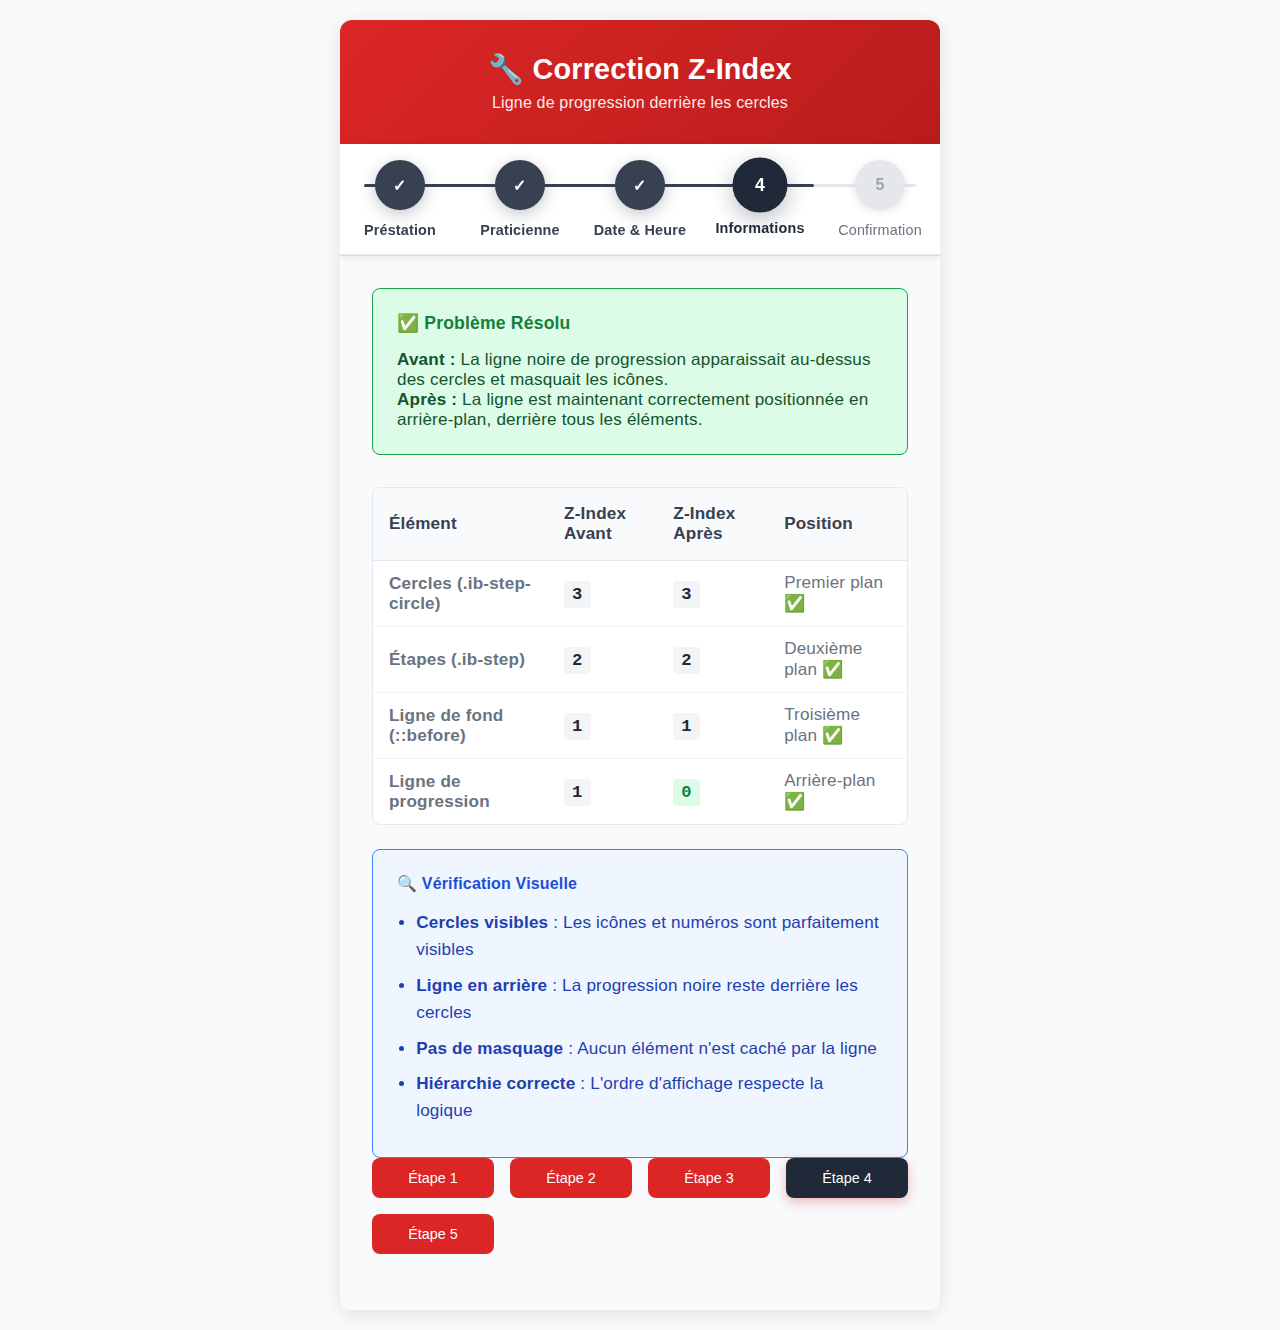
<file: test-z-index-fix.html>
<!DOCTYPE html>
<html lang="fr">
<head>
    <meta charset="UTF-8">
    <meta name="viewport" content="width=device-width, initial-scale=1.0">
    <title>Test - Correction Z-Index Ligne de Progression</title>
    <link rel="stylesheet" href="assets/css/booking-form.css">
    <style>
        body {
            margin: 0;
            padding: 20px;
            font-family: -apple-system, BlinkMacSystemFont, "Segoe UI", Roboto, sans-serif;
            background: #f8f9fa;
        }
        
        .demo-container {
            max-width: 600px;
            margin: 0 auto;
            background: white;
            border-radius: 12px;
            overflow: hidden;
            box-shadow: 0 4px 20px rgba(0, 0, 0, 0.1);
        }
        
        .demo-header {
            background: linear-gradient(135deg, #dc2626 0%, #b91c1c 100%);
            color: white;
            padding: 2rem;
            text-align: center;
        }
        
        .demo-header h1 {
            margin: 0 0 0.5rem 0;
            font-size: 1.8rem;
            font-weight: 700;
        }
        
        .demo-header p {
            margin: 0;
            opacity: 0.9;
            font-size: 1rem;
        }
        
        .progress-demo {
            background: white;
            padding: 0;
        }
        
        .test-controls {
            padding: 2rem;
            background: #f8fafc;
            border-top: 1px solid #e2e8f0;
        }
        
        .fix-explanation {
            background: #dcfce7;
            border: 1px solid #16a34a;
            border-radius: 8px;
            padding: 1.5rem;
            margin-bottom: 2rem;
            color: #14532d;
        }
        
        .fix-explanation h4 {
            margin: 0 0 1rem 0;
            color: #15803d;
            font-size: 1.1rem;
            display: flex;
            align-items: center;
            gap: 0.5rem;
        }
        
        .z-index-table {
            background: white;
            border: 1px solid #e2e8f0;
            border-radius: 8px;
            overflow: hidden;
            margin-bottom: 1.5rem;
        }
        
        .z-index-table table {
            width: 100%;
            border-collapse: collapse;
        }
        
        .z-index-table th {
            background: #f8fafc;
            padding: 1rem;
            text-align: left;
            font-weight: 600;
            color: #374151;
            border-bottom: 1px solid #e2e8f0;
        }
        
        .z-index-table td {
            padding: 0.75rem 1rem;
            border-bottom: 1px solid #f3f4f6;
            color: #6b7280;
        }
        
        .z-index-table tr:last-child td {
            border-bottom: none;
        }
        
        .z-value {
            font-family: 'Courier New', monospace;
            background: #f3f4f6;
            padding: 0.25rem 0.5rem;
            border-radius: 4px;
            font-weight: 600;
            color: #1f2937;
        }
        
        .z-value.fixed {
            background: #dcfce7;
            color: #15803d;
        }
        
        .test-buttons {
            display: grid;
            grid-template-columns: repeat(auto-fit, minmax(120px, 1fr));
            gap: 1rem;
            margin-bottom: 1.5rem;
        }
        
        .test-button {
            padding: 0.75rem 1rem;
            background: #dc2626;
            color: white;
            border: none;
            border-radius: 8px;
            font-size: 0.9rem;
            font-weight: 500;
            cursor: pointer;
            transition: all 0.2s ease;
        }
        
        .test-button:hover {
            background: #b91c1c;
            transform: translateY(-1px);
        }
        
        .test-button.active {
            background: #991b1b;
            box-shadow: 0 4px 12px rgba(220, 38, 38, 0.3);
        }
        
        .visual-check {
            background: #eff6ff;
            border: 1px solid #3b82f6;
            border-radius: 8px;
            padding: 1.5rem;
            color: #1e40af;
        }
        
        .visual-check h4 {
            margin: 0 0 1rem 0;
            color: #1d4ed8;
            font-size: 1rem;
        }
        
        .visual-check ul {
            margin: 0;
            padding-left: 1.2rem;
            line-height: 1.6;
        }
        
        .visual-check li {
            margin-bottom: 0.5rem;
        }
        
        @media (max-width: 768px) {
            .test-buttons {
                grid-template-columns: 1fr;
                gap: 0.5rem;
            }
            
            .z-index-table {
                font-size: 0.9rem;
            }
            
            .z-index-table th,
            .z-index-table td {
                padding: 0.5rem;
            }
        }
    </style>
</head>
<body>
    <div class="demo-container">
        <div class="demo-header">
            <h1>🔧 Correction Z-Index</h1>
            <p>Ligne de progression derrière les cercles</p>
        </div>
        
        <div class="progress-demo">
            <div class="planity-progress-bar">
                <div class="ib-stepper-main">
                    <div class="ib-step completed">
                        <div class="ib-step-circle">✓</div>
                        <div class="ib-step-label">Préstation</div>
                    </div>
                    <div class="ib-step completed">
                        <div class="ib-step-circle">✓</div>
                        <div class="ib-step-label">Praticienne</div>
                    </div>
                    <div class="ib-step completed">
                        <div class="ib-step-circle">✓</div>
                        <div class="ib-step-label">Date & Heure</div>
                    </div>
                    <div class="ib-step active">
                        <div class="ib-step-circle">4</div>
                        <div class="ib-step-label">Informations</div>
                    </div>
                    <div class="ib-step">
                        <div class="ib-step-circle">5</div>
                        <div class="ib-step-label">Confirmation</div>
                    </div>
                    <div class="ib-stepper-progress" id="progress-bar" style="width: 75%;"></div>
                </div>
            </div>
        </div>
        
        <div class="test-controls">
            <div class="fix-explanation">
                <h4>✅ Problème Résolu</h4>
                <p><strong>Avant :</strong> La ligne noire de progression apparaissait au-dessus des cercles et masquait les icônes.</p>
                <p><strong>Après :</strong> La ligne est maintenant correctement positionnée en arrière-plan, derrière tous les éléments.</p>
            </div>
            
            <div class="z-index-table">
                <table>
                    <thead>
                        <tr>
                            <th>Élément</th>
                            <th>Z-Index Avant</th>
                            <th>Z-Index Après</th>
                            <th>Position</th>
                        </tr>
                    </thead>
                    <tbody>
                        <tr>
                            <td><strong>Cercles (.ib-step-circle)</strong></td>
                            <td><span class="z-value">3</span></td>
                            <td><span class="z-value">3</span></td>
                            <td>Premier plan ✅</td>
                        </tr>
                        <tr>
                            <td><strong>Étapes (.ib-step)</strong></td>
                            <td><span class="z-value">2</span></td>
                            <td><span class="z-value">2</span></td>
                            <td>Deuxième plan ✅</td>
                        </tr>
                        <tr>
                            <td><strong>Ligne de fond (::before)</strong></td>
                            <td><span class="z-value">1</span></td>
                            <td><span class="z-value">1</span></td>
                            <td>Troisième plan ✅</td>
                        </tr>
                        <tr>
                            <td><strong>Ligne de progression</strong></td>
                            <td><span class="z-value">1</span></td>
                            <td><span class="z-value fixed">0</span></td>
                            <td>Arrière-plan ✅</td>
                        </tr>
                    </tbody>
                </table>
            </div>
            
            <div class="visual-check">
                <h4>🔍 Vérification Visuelle</h4>
                <ul>
                    <li><strong>Cercles visibles</strong> : Les icônes et numéros sont parfaitement visibles</li>
                    <li><strong>Ligne en arrière</strong> : La progression noire reste derrière les cercles</li>
                    <li><strong>Pas de masquage</strong> : Aucun élément n'est caché par la ligne</li>
                    <li><strong>Hiérarchie correcte</strong> : L'ordre d'affichage respecte la logique</li>
                </ul>
            </div>
            
            <div class="test-buttons">
                <button class="test-button" onclick="setStep(1)" data-step="1">Étape 1</button>
                <button class="test-button" onclick="setStep(2)" data-step="2">Étape 2</button>
                <button class="test-button" onclick="setStep(3)" data-step="3">Étape 3</button>
                <button class="test-button active" onclick="setStep(4)" data-step="4">Étape 4</button>
                <button class="test-button" onclick="setStep(5)" data-step="5">Étape 5</button>
            </div>
        </div>
    </div>

    <script>
        function setStep(step) {
            const steps = document.querySelectorAll('.ib-step');
            const progressBar = document.getElementById('progress-bar');
            const buttons = document.querySelectorAll('.test-button');
            
            // Mettre à jour les boutons
            buttons.forEach(btn => {
                btn.classList.remove('active');
                if (parseInt(btn.dataset.step) === step) {
                    btn.classList.add('active');
                }
            });
            
            // Mettre à jour les étapes
            steps.forEach((stepEl, index) => {
                const stepNumber = index + 1;
                const circle = stepEl.querySelector('.ib-step-circle');
                
                stepEl.classList.remove('active', 'completed');
                
                if (stepNumber < step) {
                    stepEl.classList.add('completed');
                    circle.textContent = '✓';
                } else if (stepNumber === step) {
                    stepEl.classList.add('active');
                    circle.textContent = stepNumber;
                } else {
                    circle.textContent = stepNumber;
                }
            });
            
            // Mettre à jour la barre de progression
            const progressWidth = ((step - 1) / (steps.length - 1)) * 100;
            progressBar.style.width = progressWidth + '%';
            
            console.log(`Étape ${step} activée - Progression: ${progressWidth}%`);
        }
        
        // Initialiser à l'étape 4
        setStep(4);
    </script>
</body>
</html>
</file>
<file: assets/apple-calendar/styles.css>
#beauty-calendar-root {
    font-family: "SF Pro Display", -apple-system, BlinkMacSystemFont, "Inter", system-ui, sans-serif;
    background: #fff;
    border-radius: 12px;
    box-shadow: 0 2px 12px rgba(0, 0, 0, 0.08);
    color: #1d1d1f;
    margin: 0 auto;
    max-width: 1400px;
    overflow: hidden;
}

.calendar-header {
    display: flex;
    align-items: center;
    justify-content: space-between;
    padding: 16px 20px;
    border-bottom: 1px solid #e5e5e7;
    background: rgba(255, 255, 255, 0.8);
    backdrop-filter: blur(20px);
    position: sticky;
    top: 0;
    z-index: 100;
}

.header-left, .header-center, .header-right {
    display: flex;
    align-items: center;
    gap: 12px;
}

.add-btn {
    width: 28px;
    height: 28px;
    border-radius: 14px;
    background: #007aff;
    color: white;
    border: none;
    font-size: 20px;
    line-height: 1;
    cursor: pointer;
    transition: background 0.2s;
}

.add-btn:hover {
    background: #0066d6;
}

.view-buttons {
    display: flex;
    background: #f5f5f7;
    border-radius: 8px;
    padding: 2px;
    gap: 2px;
}

.view-btn {
    border: none;
    background: transparent;
    padding: 6px 12px;
    border-radius: 6px;
    color: #1d1d1f;
    font-size: 13px;
    cursor: pointer;
    transition: all 0.2s;
}

.view-btn.active {
    background: white;
    box-shadow: 0 1px 3px rgba(0, 0, 0, 0.1);
}

.employee-filter {
    display: flex;
    gap: 8px;
    padding: 4px;
    background: #f5f5f7;
    border-radius: 8px;
    max-width: 400px;
    overflow-x: auto;
}

.employee-chip {
    display: flex;
    align-items: center;
    gap: 6px;
    padding: 4px 10px;
    border-radius: 6px;
    background: white;
    cursor: pointer;
    transition: all 0.2s;
    white-space: nowrap;
}

.employee-chip.active {
    background: #007aff;
    color: white;
}

.employee-avatar {
    width: 24px;
    height: 24px;
    border-radius: 12px;
    display: flex;
    align-items: center;
    justify-content: center;
    font-weight: 500;
    font-size: 12px;
}

.search-container {
    position: relative;
    width: 240px;
}

.search-input {
    width: 100%;
    padding: 8px 12px 8px 32px;
    border-radius: 8px;
    border: none;
    background: #f5f5f7;
    font-size: 13px;
}

.search-icon {
    position: absolute;
    left: 10px;
    top: 50%;
    transform: translateY(-50%);
    color: #86868b;
    font-size: 14px;
}

.nav-btn, .today-btn {
    border: none;
    background: #f5f5f7;
    padding: 6px 12px;
    border-radius: 6px;
    color: #1d1d1f;
    font-size: 13px;
    cursor: pointer;
    transition: all 0.2s;
}

.nav-btn:hover, .today-btn:hover {
    background: #e5e5e7;
}

.date-title {
    padding: 20px;
    border-bottom: 1px solid #e5e5e7;
}

.date-title h1 {
    font-size: 20px;
    font-weight: 600;
    color: #1d1d1f;
    margin: 0;
}
#beauty-calendar-root .calendar-header {
  display: flex;
  align-items: center;
  justify-content: space-between;
  background: #fff;
  border-bottom: 1px solid #e5e5ea;
  padding: 1.2em 2em 1.2em 1.2em;
  position: sticky;
  top: 0;
  z-index: 10;
}
#beauty-calendar-root .view-switch {
  display: flex;
  gap: 0.5em;
}
#beauty-calendar-root .view-btn {
  background: #f7f7fa;
  border: none;
  border-radius: 8px;
  padding: 0.5em 1.2em;
  font-weight: 500;
  color: #6e6e73;
  cursor: pointer;
  transition: background 0.2s, color 0.2s;
}
#beauty-calendar-root .view-btn.active {
  background: #007aff;
  color: #fff;
}
#beauty-calendar-root .calendar-date-title {
  font-size: 1.5em;
  font-weight: 700;
  margin: 1.2em 0 0.5em 1.2em;
  color: #222;
  letter-spacing: -0.5px;
}
#beauty-calendar-root #weekView {
  display: block;
  background: #fff;
  border-radius: 0 0 16px 16px;
  overflow-x: auto;
  overflow-y: visible;
  margin-bottom: 2em;
}
#beauty-calendar-root #dayHeaders {
  display: grid;
  grid-template-columns: 60px repeat(7, 1fr);
  background: #fff;
  border-bottom: 1px solid #e5e5ea;
  position: sticky;
  top: 70px;
  z-index: 5;
}
#beauty-calendar-root .day-header {
  text-align: center;
  font-weight: 600;
  color: #6e6e73;
  padding: 0.7em 0 0.7em 0;
  font-size: 1.1em;
  border-right: 1px solid #e5e5ea;
  background: #fff;
  letter-spacing: -0.5px;
}
#beauty-calendar-root .day-header:first-child {
  background: #fff;
  border-right: none;
}
#beauty-calendar-root #daysGrid {
  display: grid;
  grid-template-columns: 60px repeat(7, 1fr);
  min-height: 900px;
  background: #fff;
  position: relative;
  border-radius: 0 0 16px 16px;
  overflow-x: auto;
  overflow-y: auto;
  max-height: 70vh;
  grid-template-rows: repeat(9, 48px); /* 9h à 17h */
}
#beauty-calendar-root .hour-cell {
  height: 48px;
  border-bottom: 1px solid #e5e5ea;
  color: #6e6e73;
  font-size: 0.98em;
  text-align: right;
  padding-right: 0.7em;
  background: #fff;
  font-variant-numeric: tabular-nums;
}
#beauty-calendar-root .day-col {
  border-right: 1px solid #e5e5ea;
  position: relative;
  background: #fff;
}
#beauty-calendar-root .day-col .half-hour {
  position: absolute;
  left: 0;
  right: 0;
  top: 24px;
  height: 0;
  border-top: 1px dashed #e5e5ea;
  z-index: 1;
}
#beauty-calendar-root .event-block {
  border-radius: 14px;
  background: #f7faff;
  border-left: 6px solid var(--event-color, #007aff);
  box-shadow: 0 4px 18px 0 rgba(200, 200, 220, 0.13);
  padding: 0.7em 1.2em 0.7em 1.3em;
  color: #222;
  font-weight: 500;
  font-size: 1.05em;
  margin-top: 4px;
  margin-bottom: 4px;
  z-index: 2;
  overflow: hidden;
  display: flex;
  flex-direction: column;
  border-right: none;
  transition: box-shadow 0.2s, background 0.2s;
}
#beauty-calendar-root .event-block:hover {
  box-shadow: 0 8px 32px 0 rgba(0, 122, 255, 0.13);
  background: #eaf3ff;
}
#beauty-calendar-root .event-title {
  font-weight: 700;
  color: #222;
  font-size: 1.08em;
  margin-bottom: 0.1em;
}
#beauty-calendar-root .event-employee {
  font-size: 1em;
  font-weight: 600;
  margin-bottom: 0.1em;
}
#beauty-calendar-root .event-client {
  font-size: 0.93em;
  color: #888;
  font-weight: 400;
}
#beauty-calendar-root .event-time {
  font-size: 0.92em;
  color: #007aff;
  font-weight: 500;
  margin-bottom: 0.1em;
}
#beauty-calendar-root .event-block[data-color] {
  border-left-color: var(--event-color, #007aff);
}
#beauty-calendar-root .now-line {
  position: absolute;
  left: 60px;
  right: 0;
  height: 2px;
  background: #ff453a;
  z-index: 10;
  pointer-events: none;
}
#beauty-calendar-root .all-day-row {
  display: contents;
}
#beauty-calendar-root .all-day-cell {
  min-height: 32px;
  background: #f7f7fa;
  position: relative;
}
#beauty-calendar-root .all-day-label {
  background: #f7f7fa;
  font-weight: bold;
  color: #6e6e73;
  text-align: right;
  padding-right: 0.7em;
  font-size: 0.98em;
  border-bottom: 1px solid #e5e5ea;
}
@media (max-width: 900px) {
  #beauty-calendar-root #daysGrid,
  #beauty-calendar-root #dayHeaders {
    grid-template-columns: 40px repeat(7, 1fr);
  }
  #beauty-calendar-root .calendar-header {
    flex-direction: column;
    gap: 1em;
    padding: 1em;
  }
}
@media (max-width: 600px) {
  #beauty-calendar-root #daysGrid,
  #beauty-calendar-root #dayHeaders {
    grid-template-columns: 30px repeat(7, 1fr);
  }
  #beauty-calendar-root .calendar-header {
    flex-direction: column;
    gap: 1em;
    padding: 0.5em;
  }
}
/* Préparation modale events masqués */
#beauty-calendar-modal {
  position: fixed;
  top: 0;
  left: 0;
  right: 0;
  bottom: 0;
  background: rgba(0, 0, 0, 0.18);
  z-index: 9999;
  display: none;
  align-items: center;
  justify-content: center;
}
#beauty-calendar-modal .modal-content {
  background: #fff;
  border-radius: 18px;
  box-shadow: 0 8px 40px 0 rgba(0, 0, 0, 0.16);
  padding: 2.5em 3em;
  min-width: 340px;
  max-width: 98vw;
  max-height: 85vh;
  overflow-y: auto;
}
#beauty-calendar-modal .modal-title {
  font-size: 1.3em;
  font-weight: 700;
  margin-bottom: 1em;
  color: #007aff;
}
#beauty-calendar-modal .event-block {
  margin-bottom: 1.2em;
  box-shadow: 0 2px 8px 0 rgba(200, 200, 220, 0.1);
  border-radius: 12px;
}
#beauty-calendar-modal .close-modal {
  position: absolute;
  top: 1.2em;
  right: 1.5em;
  font-size: 1.5em;
  color: #888;
  cursor: pointer;
  background: none;
  border: none;
}
</file>
<file: assets/css/ib-notif-refonte.css>
/**
 * 🎨 SYSTÈME DE NOTIFICATIONS MODERNE & MINIMALISTE
 * ================================================================
 * Design repensé pour SaaS de réservation (institut de beauté)
 * Inspiré de Planity/Fresha avec interface moderne et aérée
 * Version: 3.0.0 - Refonte complète
 */

/* ===== IMPORT FONTS MODERNES ===== */
@import url('https://fonts.googleapis.com/css2?family=Inter:wght@300;400;500;600;700&family=Manrope:wght@300;400;500;600;700&display=swap');

/* ===== VARIABLES CSS - DESIGN SYSTEM MODERNE ===== */
:root {
  /* 🎨 Palette moderne sophistiquée - Inspirée Linear/Notion/Figma */
  --notif-primary: #6366f1;
  --notif-primary-light: #f0f0ff;
  --notif-primary-dark: #4f46e5;
  --notif-primary-hover: #5b5bd6;
  --notif-primary-50: #f8fafc;
  --notif-primary-100: #f1f5f9;
  --notif-primary-500: #6366f1;
  --notif-primary-600: #4f46e5;
  --notif-primary-700: #4338ca;

  /* � Couleurs sémantiques modernes */
  --notif-accent-blue: #0ea5e9;
  --notif-accent-purple: #8b5cf6;
  --notif-accent-pink: #ec4899;
  --notif-accent-green: #10b981;
  --notif-accent-orange: #f59e0b;
  --notif-accent-red: #ef4444;

  /* 🎯 États & actions - Design System */
  --notif-success: #10b981;
  --notif-success-light: #ecfdf5;
  --notif-success-50: #f0fdf4;
  --notif-success-100: #dcfce7;
  --notif-success-500: #10b981;
  --notif-success-600: #059669;

  --notif-warning: #f59e0b;
  --notif-warning-light: #fffbeb;
  --notif-warning-50: #fffbeb;
  --notif-warning-100: #fef3c7;
  --notif-warning-500: #f59e0b;
  --notif-warning-600: #d97706;

  --notif-error: #ef4444;
  --notif-error-light: #fef2f2;
  --notif-error-50: #fef2f2;
  --notif-error-100: #fee2e2;
  --notif-error-500: #ef4444;
  --notif-error-600: #dc2626;

  --notif-info: #0ea5e9;
  --notif-info-light: #f0f9ff;
  --notif-info-50: #f0f9ff;
  --notif-info-100: #e0f2fe;
  --notif-info-500: #0ea5e9;
  --notif-info-600: #0284c7;
  
  /* 🖤 Neutres modernes - Palette sophistiquée */
  --notif-white: #ffffff;
  --notif-gray-25: #fcfcfd;
  --notif-gray-50: #f8fafc;
  --notif-gray-100: #f1f5f9;
  --notif-gray-200: #e2e8f0;
  --notif-gray-300: #cbd5e1;
  --notif-gray-400: #94a3b8;
  --notif-gray-500: #64748b;
  --notif-gray-600: #475569;
  --notif-gray-700: #334155;
  --notif-gray-800: #1e293b;
  --notif-gray-900: #0f172a;
  --notif-black: #020617;
  
  /* 📏 Espacements harmonieux */
  --notif-space-xs: 0.25rem;   /* 4px */
  --notif-space-sm: 0.5rem;    /* 8px */
  --notif-space-md: 0.75rem;   /* 12px */
  --notif-space-lg: 1rem;      /* 16px */
  --notif-space-xl: 1.5rem;    /* 24px */
  --notif-space-2xl: 2rem;     /* 32px */
  --notif-space-3xl: 3rem;     /* 48px */
  --notif-space-4xl: 4rem;     /* 64px */
  
  /* 🔄 Border radius XL modernes */
  --notif-radius-sm: 0.5rem;    /* 8px */
  --notif-radius-md: 0.75rem;   /* 12px */
  --notif-radius-lg: 1rem;      /* 16px */
  --notif-radius-xl: 1.25rem;   /* 20px */
  --notif-radius-2xl: 1.5rem;   /* 24px */
  --notif-radius-full: 9999px;
  
  /* 🌊 Ombres modernes - Inspirées Figma/Linear */
  --notif-shadow-xs: 0 1px 2px 0 rgba(0, 0, 0, 0.05);
  --notif-shadow-sm: 0 1px 3px 0 rgba(0, 0, 0, 0.1), 0 1px 2px -1px rgba(0, 0, 0, 0.1);
  --notif-shadow-md: 0 4px 6px -1px rgba(0, 0, 0, 0.1), 0 2px 4px -2px rgba(0, 0, 0, 0.1);
  --notif-shadow-lg: 0 10px 15px -3px rgba(0, 0, 0, 0.1), 0 4px 6px -4px rgba(0, 0, 0, 0.1);
  --notif-shadow-xl: 0 20px 25px -5px rgba(0, 0, 0, 0.1), 0 8px 10px -6px rgba(0, 0, 0, 0.1);
  --notif-shadow-2xl: 0 25px 50px -12px rgba(0, 0, 0, 0.25);
  --notif-shadow-focus: 0 0 0 3px rgba(99, 102, 241, 0.1);
  --notif-shadow-glow: 0 0 20px rgba(99, 102, 241, 0.15);

  /* 🌈 Dégradés sophistiqués */
  --notif-gradient-primary: linear-gradient(135deg, var(--notif-primary-500) 0%, var(--notif-primary-600) 100%);
  --notif-gradient-success: linear-gradient(135deg, var(--notif-success-500) 0%, var(--notif-success-600) 100%);
  --notif-gradient-warning: linear-gradient(135deg, var(--notif-warning-500) 0%, var(--notif-warning-600) 100%);
  --notif-gradient-error: linear-gradient(135deg, var(--notif-error-500) 0%, var(--notif-error-600) 100%);
  --notif-gradient-glass: linear-gradient(135deg, rgba(255, 255, 255, 0.1) 0%, rgba(255, 255, 255, 0.05) 100%);
  --notif-gradient-selection: linear-gradient(135deg, rgba(99, 102, 241, 0.1) 0%, rgba(99, 102, 241, 0.05) 100%);
  
  /* ⚡ Animations fluides - Inspirées des meilleurs SaaS */
  --notif-transition-fast: 150ms cubic-bezier(0.4, 0, 0.2, 1);
  --notif-transition-normal: 250ms cubic-bezier(0.4, 0, 0.2, 1);
  --notif-transition-slow: 350ms cubic-bezier(0.4, 0, 0.2, 1);
  --notif-transition-bounce: 500ms cubic-bezier(0.68, -0.55, 0.265, 1.55);
  --notif-transition-spring: 400ms cubic-bezier(0.175, 0.885, 0.32, 1.275);

  /* 🎯 Variables pour UX de sélection moderne */
  --notif-selection-bg: rgba(99, 102, 241, 0.08);
  --notif-selection-border: rgba(99, 102, 241, 0.2);
  --notif-selection-hover: rgba(99, 102, 241, 0.12);
  --notif-selection-active: rgba(99, 102, 241, 0.16);
  --notif-checkbox-size: 18px;
  --notif-checkbox-border: 2px;

  /* 📱 Breakpoints responsive */
  --notif-bp-sm: 640px;
  --notif-bp-md: 768px;
  --notif-bp-lg: 1024px;
  --notif-bp-xl: 1280px;
  --notif-bp-2xl: 1536px;
  
  /* 📝 Typographie moderne */
  --notif-font-primary: 'Inter', -apple-system, BlinkMacSystemFont, 'Segoe UI', sans-serif;
  --notif-font-secondary: 'Manrope', -apple-system, BlinkMacSystemFont, 'Segoe UI', sans-serif;
  
  /* Tailles de police harmonieuses */
  --notif-text-xs: 0.75rem;     /* 12px */
  --notif-text-sm: 0.875rem;    /* 14px */
  --notif-text-base: 1rem;      /* 16px */
  --notif-text-lg: 1.125rem;    /* 18px */
  --notif-text-xl: 1.25rem;     /* 20px */
  --notif-text-2xl: 1.5rem;     /* 24px */
  --notif-text-3xl: 1.875rem;   /* 30px */
  
  /* Hauteurs de ligne optimisées */
  --notif-leading-tight: 1.25;
  --notif-leading-normal: 1.5;
  --notif-leading-relaxed: 1.75;
}

/* ===== RESET & BASE MODERNE ===== */
.ib-notif-refonte * {
  box-sizing: border-box;
  margin: 0;
  padding: 0;
}

.ib-notif-refonte {
  font-family: var(--notif-font-primary);
  font-size: var(--notif-text-base);
  line-height: var(--notif-leading-normal);
  color: var(--notif-gray-700);
  -webkit-font-smoothing: antialiased;
  -moz-osx-font-smoothing: grayscale;
  font-feature-settings: 'kern' 1, 'liga' 1;
}

/* ===== PANNEAU PRINCIPAL MODERNE ===== */
.ib-notif-panel-refonte {
  position: fixed;
  top: 32px;
  right: 0;
  width: 420px;
  max-width: 98vw;
  height: calc(100vh - 32px);
  background: var(--notif-white);
  border-left: 1px solid var(--notif-primary-light);
  box-shadow: 0 8px 32px rgba(232,180,203,0.18);
  z-index: 9999;
  transform: translateX(100%);
  transition: transform var(--notif-transition-normal);
  display: flex;
  flex-direction: column;
  backdrop-filter: blur(16px);
  border-radius: var(--notif-radius-xl) 0 0 var(--notif-radius-xl);
}

.ib-notif-panel-refonte.is-open {
  transform: translateX(0);
  box-shadow: 0 16px 48px rgba(232,180,203,0.22);
}

/* ===== HEADER MODERNE AVEC ONGLETS ===== */
.ib-notif-header-refonte {
  padding: var(--notif-space-xl) var(--notif-space-xl) 0;
  background: linear-gradient(135deg, var(--notif-gray-50) 0%, var(--notif-white) 100%);
  border-bottom: 1px solid var(--notif-gray-200);
  border-radius: var(--notif-radius-xl) 0 0 0;
}

.ib-notif-header-top {
  display: flex;
  align-items: center;
  justify-content: space-between;
  margin-bottom: var(--notif-space-lg);
}

.ib-notif-title-refonte {
  font-family: var(--notif-font-secondary);
  font-size: var(--notif-text-xl);
  font-weight: 600;
  color: var(--notif-gray-800);
  display: flex;
  align-items: center;
  gap: var(--notif-space-sm);
}

.ib-notif-close-refonte {
  width: 36px;
  height: 36px;
  border: none;
  background: var(--notif-gray-50);
  border-radius: var(--notif-radius-lg);
  color: var(--notif-gray-400);
  cursor: pointer;
  display: flex;
  align-items: center;
  justify-content: center;
  transition: all var(--notif-transition-fast);
}

.ib-notif-close-refonte:hover {
  background: var(--notif-gray-100);
  color: var(--notif-gray-600);
  transform: scale(1.05);
}

/* ===== SYSTÈME D'ONGLETS MODERNE ===== */
.ib-notif-tabs-refonte {
  display: flex;
  gap: var(--notif-space-xs);
  margin-bottom: var(--notif-space-lg);
  background: var(--notif-gray-50);
  padding: var(--notif-space-xs);
  border-radius: var(--notif-radius-lg);
}

.ib-notif-tab-refonte {
  flex: 1;
  padding: var(--notif-space-sm) var(--notif-space-md);
  border: none;
  background: transparent;
  color: var(--notif-primary-dark);
  font-size: var(--notif-text-sm);
  font-weight: 500;
  border-radius: var(--notif-radius-xl);
  cursor: pointer;
  transition: all var(--notif-transition-fast);
  display: flex;
  align-items: center;
  justify-content: center;
  gap: var(--notif-space-xs);
  white-space: nowrap;
  box-shadow: none;
}

.ib-notif-tab-refonte:hover {
  color: var(--notif-primary-600);
  background: var(--notif-primary-50);
  transform: translateY(-1px);
}

.ib-notif-tab-refonte.active {
  background: var(--notif-primary-500);
  color: var(--notif-white);
  box-shadow: var(--notif-shadow-md), var(--notif-shadow-glow);
  transform: translateY(-1px);
  font-weight: 700;
}

.ib-notif-tab-refonte .tab-count {
  background: var(--notif-gray-100);
  color: var(--notif-gray-600);
  font-size: var(--notif-text-xs);
  font-weight: 600;
  padding: 2px 8px;
  border-radius: var(--notif-radius-full);
  min-width: 20px;
  text-align: center;
  margin-left: 6px;
  transition: all var(--notif-transition-fast);
}

.ib-notif-tab-refonte:hover .tab-count {
  background: var(--notif-primary-100);
  color: var(--notif-primary-600);
}

.ib-notif-tab-refonte.active .tab-count {
  background: var(--notif-white);
  color: var(--notif-primary-500);
  box-shadow: var(--notif-shadow-xs);
}

/* ===== BARRE DE RECHERCHE ET FILTRES ===== */
.ib-notif-search-refonte {
  position: relative;
  margin-bottom: var(--notif-space-lg);
}

.ib-notif-search-input-refonte {
  width: 100%;
  padding: var(--notif-space-md) var(--notif-space-lg) var(--notif-space-md) 2.75rem;
  border: 1px solid var(--notif-gray-200);
  border-radius: var(--notif-radius-xl);
  background: var(--notif-white);
  font-size: var(--notif-text-sm);
  color: var(--notif-gray-700);
  transition: all var(--notif-transition-fast);
}

.ib-notif-search-input-refonte:focus {
  outline: none;
  border-color: var(--notif-primary-500);
  box-shadow: var(--notif-shadow-focus);
  transform: translateY(-1px);
}

.ib-notif-search-icon {
  position: absolute;
  left: var(--notif-space-lg);
  top: 50%;
  transform: translateY(-50%);
  color: var(--notif-gray-400);
  width: 18px;
  height: 18px;
}

/* ===== ZONE DE CONTENU AVEC SCROLL PERSONNALISÉ ===== */
.ib-notif-content-refonte {
  flex: 1;
  overflow-y: auto;
  padding: 0 var(--notif-space-xl) var(--notif-space-xl);
  scroll-behavior: smooth;
}

.ib-notif-content-refonte::-webkit-scrollbar {
  width: 6px;
}

.ib-notif-content-refonte::-webkit-scrollbar-track {
  background: var(--notif-gray-50);
  border-radius: var(--notif-radius-full);
}

.ib-notif-content-refonte::-webkit-scrollbar-thumb {
  background: var(--notif-gray-200);
  border-radius: var(--notif-radius-full);
}

.ib-notif-content-refonte::-webkit-scrollbar-thumb:hover {
  background: var(--notif-gray-300);
}

/* ===== CARTES DE NOTIFICATION MODERNES ===== */
.ib-notif-card-refonte {
  background: var(--notif-white);
  border: 1px solid var(--notif-gray-100);
  border-radius: var(--notif-radius-xl);
  margin-bottom: var(--notif-space-lg);
  transition: all var(--notif-transition-normal);
  cursor: pointer;
  position: relative;
  overflow: hidden;
  padding: var(--notif-space-xl);
}

.ib-notif-card-refonte:hover {
  border-color: var(--notif-gray-200);
  box-shadow: var(--notif-shadow-md);
  transform: translateY(-2px);
}

.ib-notif-card-refonte.is-unread {
  border-left: 4px solid var(--notif-primary-500);
  background: linear-gradient(90deg, var(--notif-primary-50), var(--notif-white));
  position: relative;
}

.ib-notif-card-refonte.is-unread::before {
  content: '';
  position: absolute;
  top: 0;
  left: 0;
  right: 0;
  bottom: 0;
  background: var(--notif-gradient-selection);
  opacity: 0.3;
  border-radius: inherit;
  pointer-events: none;
}

.ib-notif-card-refonte.is-selected {
  border-color: var(--notif-primary-500);
  background: var(--notif-primary-50);
  box-shadow: var(--notif-shadow-md), var(--notif-shadow-focus);
  transform: translateY(-1px);
}

/* ===== HEADER DE CARTE AVEC ICÔNE ET BADGE ===== */
.ib-notif-card-header {
  display: flex;
  align-items: flex-start;
  gap: var(--notif-space-md);
  margin-bottom: var(--notif-space-md);
}

.ib-notif-card-icon {
  width: 40px;
  height: 40px;
  border-radius: var(--notif-radius-lg);
  display: flex;
  align-items: center;
  justify-content: center;
  flex-shrink: 0;
  position: relative;
}

.ib-notif-card-icon.type-booking {
  background: var(--notif-success-light);
  color: var(--notif-success);
}

.ib-notif-card-icon.type-cancellation {
  background: #fff2f0;
}

.ib-notif-card-icon.type-email {
  background: var(--notif-info-100);
  color: var(--notif-info-600);
}

.ib-notif-card-icon.type-reminder {
  background: var(--notif-warning-light);
  color: var(--notif-warning);
}

.ib-notif-card-icon svg {
  width: 20px;
  height: 20px;
  stroke-width: 1.5;
}

.ib-notif-card-meta {
  flex: 1;
  min-width: 0;
}

.ib-notif-card-client {
  font-weight: 600;
  color: var(--notif-gray-800);
  font-size: var(--notif-text-base);
  margin-bottom: var(--notif-space-xs);
}

.ib-notif-card-action {
  color: var(--notif-gray-600);
  font-size: var(--notif-text-sm);
  line-height: var(--notif-leading-tight);
}

.ib-notif-card-service {
  font-weight: 500;
  color: var(--notif-primary-dark);
}

/* ===== BADGE DE STATUT MODERNE ===== */
.ib-notif-card-badge {
  position: absolute;
  top: var(--notif-space-lg);
  right: var(--notif-space-lg);
  padding: var(--notif-space-xs) var(--notif-space-sm);
  border-radius: var(--notif-radius-full);
  font-size: var(--notif-text-xs);
  font-weight: 600;
  text-transform: uppercase;
  letter-spacing: 0.025em;
}

.ib-notif-card-badge.status-new {
  background: var(--notif-primary-500);
  color: var(--notif-white);
  box-shadow: var(--notif-shadow-sm);
}

.ib-notif-card-badge.status-confirmed {
  background: var(--notif-success-soft);
  color: var(--notif-success);
}

.ib-notif-card-badge.status-cancelled {
  background: var(--notif-error-soft);
  color: var(--notif-error);
}

/* ===== FOOTER DE CARTE AVEC DATE ET ACTIONS ===== */
.ib-notif-card-footer {
  display: flex;
  align-items: center;
  justify-content: space-between;
  margin-top: var(--notif-space-lg);
  padding-top: var(--notif-space-md);
  border-top: 1px solid var(--notif-gray-50);
}

.ib-notif-card-date {
  color: var(--notif-gray-500);
  font-size: var(--notif-text-xs);
  font-weight: 500;
}

.ib-notif-card-actions {
  display: flex;
  gap: var(--notif-space-sm);
}

.ib-notif-card-action-btn {
  width: 28px;
  height: 28px;
  border: none;
  background: var(--notif-gray-50);
  border-radius: var(--notif-radius-md);
  color: var(--notif-gray-400);
  cursor: pointer;
  display: flex;
  align-items: center;
  justify-content: center;
  transition: all var(--notif-transition-fast);
}

.ib-notif-card-action-btn:hover {
  background: var(--notif-gray-100);
  color: var(--notif-gray-600);
  transform: scale(1.1);
}

.ib-notif-card-action-btn svg {
  width: 14px;
  height: 14px;
}

/* ===== MODE SÉLECTION MULTIPLE MODERNE ===== */
.ib-notif-card-checkbox {
  position: absolute;
  left: var(--notif-space-lg);
  top: var(--notif-space-lg);
  opacity: 0;
  transform: scale(0.8) translateY(4px);
  transition: all var(--notif-transition-spring);
  pointer-events: none;
  z-index: 10;
}

.ib-notif-panel-refonte.selection-mode .ib-notif-card-checkbox {
  opacity: 1;
  transform: scale(1) translateY(0);
  pointer-events: auto;
}

.ib-notif-panel-refonte.selection-mode .ib-notif-card-refonte {
  padding-left: calc(var(--notif-space-xl) + 44px);
  transition: padding-left var(--notif-transition-spring);
}

/* Checkbox moderne inspiré Linear/Notion */
.ib-notif-checkbox {
  position: relative;
  display: inline-flex;
  align-items: center;
  justify-content: center;
  width: var(--notif-checkbox-size);
  height: var(--notif-checkbox-size);
  cursor: pointer;
  user-select: none;
}

.ib-notif-checkbox input {
  position: absolute;
  opacity: 0;
  cursor: pointer;
  height: 0;
  width: 0;
}

.ib-notif-checkbox-mark {
  position: relative;
  display: flex;
  align-items: center;
  justify-content: center;
  width: 100%;
  height: 100%;
  background: var(--notif-white);
  border: var(--notif-checkbox-border) solid var(--notif-gray-300);
  border-radius: var(--notif-radius-sm);
  transition: all var(--notif-transition-fast);
  box-shadow: var(--notif-shadow-xs);
}

.ib-notif-checkbox:hover .ib-notif-checkbox-mark {
  border-color: var(--notif-primary-500);
  box-shadow: var(--notif-shadow-sm), var(--notif-shadow-focus);
  transform: translateY(-1px);
}

.ib-notif-checkbox input:checked ~ .ib-notif-checkbox-mark {
  background: var(--notif-primary-500);
  border-color: var(--notif-primary-500);
  box-shadow: var(--notif-shadow-sm), var(--notif-shadow-glow);
}

.ib-notif-checkbox input:checked:hover ~ .ib-notif-checkbox-mark {
  background: var(--notif-primary-600);
  border-color: var(--notif-primary-600);
  transform: translateY(-1px);
}

.ib-notif-checkbox-mark:after {
  content: "";
  position: absolute;
  display: none;
  left: 5px;
  top: 1px;
  width: 3px;
  height: 7px;
  border: solid var(--notif-white);
  border-width: 0 2px 2px 0;
  transform: rotate(45deg);
  transition: all var(--notif-transition-fast);
}

.ib-notif-checkbox input:checked ~ .ib-notif-checkbox-mark:after {
  display: block;
  animation: checkmark-appear 0.2s ease-out;
}

@keyframes checkmark-appear {
  0% {
    opacity: 0;
    transform: rotate(45deg) scale(0.5);
  }
  100% {
    opacity: 1;
    transform: rotate(45deg) scale(1);
  }
}

/* ===== BARRE D'ACTIONS FLOTTANTE MODERNE ===== */
.ib-notif-selection-bar {
  position: fixed;
  bottom: 24px;
  left: 50%;
  transform: translateX(-50%) translateY(100px);
  background: var(--notif-white);
  border-radius: var(--notif-radius-2xl);
  box-shadow: var(--notif-shadow-xl);
  border: 1px solid var(--notif-gray-200);
  padding: var(--notif-space-md) var(--notif-space-lg);
  display: flex;
  align-items: center;
  gap: var(--notif-space-sm);
  opacity: 0;
  transition: all var(--notif-transition-spring);
  z-index: 10000;
  backdrop-filter: blur(12px);
  min-width: 420px;
  max-width: 90vw;
}

.ib-notif-selection-bar.active {
  transform: translateX(-50%) translateY(0);
  opacity: 1;
  box-shadow: var(--notif-shadow-2xl), var(--notif-shadow-glow);
}

.ib-notif-selection-count {
  background: var(--notif-primary-100);
  color: var(--notif-primary-700);
  padding: var(--notif-space-xs) var(--notif-space-sm);
  border-radius: var(--notif-radius-full);
  font-size: var(--notif-text-sm);
  font-weight: 600;
  min-width: 24px;
  text-align: center;
}

.ib-notif-selection-actions {
  display: flex;
  align-items: center;
  gap: var(--notif-space-xs);
  margin-left: auto;
}

.ib-notif-selection-btn {
  background: var(--notif-gray-50);
  border: 1px solid var(--notif-gray-200);
  color: var(--notif-gray-700);
  font-size: var(--notif-text-sm);
  font-weight: 500;
  border-radius: var(--notif-radius-lg);
  padding: var(--notif-space-sm) var(--notif-space-md);
  cursor: pointer;
  transition: all var(--notif-transition-fast);
  display: flex;
  align-items: center;
  gap: var(--notif-space-xs);
  white-space: nowrap;
  position: relative;
  overflow: hidden;
}

.ib-notif-selection-btn:hover {
  background: var(--notif-gray-100);
  border-color: var(--notif-gray-300);
  transform: translateY(-1px);
  box-shadow: var(--notif-shadow-md);
}

.ib-notif-selection-btn.primary {
  background: var(--notif-primary-500);
  border-color: var(--notif-primary-500);
  color: var(--notif-white);
}

.ib-notif-selection-btn.primary:hover {
  background: var(--notif-primary-600);
  border-color: var(--notif-primary-600);
  box-shadow: var(--notif-shadow-lg), var(--notif-shadow-glow);
}

.ib-notif-selection-btn.success {
  background: var(--notif-success-500);
  border-color: var(--notif-success-500);
  color: var(--notif-white);
}

.ib-notif-selection-btn.success:hover {
  background: var(--notif-success-600);
  border-color: var(--notif-success-600);
}

.ib-notif-selection-btn.danger {
  background: var(--notif-error-500);
  border-color: var(--notif-error-500);
  color: var(--notif-white);
}

.ib-notif-selection-btn.danger:hover {
  background: var(--notif-error-600);
  border-color: var(--notif-error-600);
}

/* ===== ÉTATS DE SÉLECTION AVANCÉS ===== */
.ib-notif-card-refonte.selected {
  background: var(--notif-selection-bg);
  border-color: var(--notif-selection-border);
  transform: translateY(-1px);
  box-shadow: var(--notif-shadow-md), var(--notif-shadow-focus);
}

.ib-notif-card-refonte.selected:hover {
  background: var(--notif-selection-hover);
  border-color: var(--notif-primary-500);
}

.ib-notif-card-refonte:hover .ib-notif-card-checkbox {
  opacity: 0.7;
  transform: scale(0.95) translateY(0);
}

.ib-notif-panel-refonte.selection-mode .ib-notif-card-refonte:hover .ib-notif-card-checkbox {
  opacity: 1;
  transform: scale(1) translateY(0);
}

/* Bouton "Tout sélectionner" moderne */
.ib-notif-select-all {
  display: flex;
  align-items: center;
  gap: var(--notif-space-sm);
  padding: var(--notif-space-sm) var(--notif-space-md);
  background: var(--notif-gray-50);
  border: 1px solid var(--notif-gray-200);
  border-radius: var(--notif-radius-lg);
  color: var(--notif-gray-700);
  font-size: var(--notif-text-sm);
  font-weight: 500;
  cursor: pointer;
  transition: all var(--notif-transition-fast);
  margin-bottom: var(--notif-space-md);
}

.ib-notif-select-all:hover {
  background: var(--notif-gray-100);
  border-color: var(--notif-gray-300);
  color: var(--notif-gray-800);
  transform: translateY(-1px);
  box-shadow: var(--notif-shadow-sm);
}

.ib-notif-select-all.active {
  background: var(--notif-primary-50);
  border-color: var(--notif-primary-200);
  color: var(--notif-primary-700);
}

.ib-notif-select-all.active:hover {
  background: var(--notif-primary-100);
  border-color: var(--notif-primary-300);
}

/* Animation de sélection en cascade */
@keyframes selection-cascade {
  0% {
    opacity: 0;
    transform: translateY(10px) scale(0.95);
  }
  100% {
    opacity: 1;
    transform: translateY(0) scale(1);
  }
}

.ib-notif-card-refonte.selecting {
  animation: selection-cascade 0.3s ease-out;
}

/* Indicateur de progression pour actions en lot */
.ib-notif-bulk-progress {
  position: fixed;
  top: 20px;
  right: 20px;
  background: var(--notif-white);
  border: 1px solid var(--notif-gray-200);
  border-radius: var(--notif-radius-xl);
  padding: var(--notif-space-md);
  box-shadow: var(--notif-shadow-lg);
  z-index: 10001;
  min-width: 280px;
  transform: translateX(100%);
  transition: transform var(--notif-transition-spring);
}

.ib-notif-bulk-progress.active {
  transform: translateX(0);
}

.ib-notif-progress-bar {
  width: 100%;
  height: 4px;
  background: var(--notif-gray-200);
  border-radius: var(--notif-radius-full);
  overflow: hidden;
  margin-top: var(--notif-space-sm);
}

.ib-notif-progress-fill {
  height: 100%;
  background: var(--notif-gradient-primary);
  border-radius: var(--notif-radius-full);
  transition: width var(--notif-transition-normal);
  width: 0%;
}

/* ===== REGROUPEMENT DE NOTIFICATIONS ===== */
.ib-notif-group-refonte {
  background: var(--notif-gray-25);
  border: 1px solid var(--notif-gray-100);
  border-radius: var(--notif-radius-xl);
  margin-bottom: var(--notif-space-lg);
  overflow: hidden;
}

.ib-notif-group-header {
  padding: var(--notif-space-lg) var(--notif-space-xl);
  background: var(--notif-gray-50);
  border-bottom: 1px solid var(--notif-gray-100);
  display: flex;
  align-items: center;
  justify-content: space-between;
  cursor: pointer;
}

.ib-notif-group-title {
  font-weight: 600;
  color: var(--notif-gray-800);
  font-size: var(--notif-text-sm);
  display: flex;
  align-items: center;
  gap: var(--notif-space-sm);
}

.ib-notif-group-count {
  background: var(--notif-primary-light);
  color: var(--notif-primary-dark);
  font-size: var(--notif-text-xs);
  font-weight: 600;
  padding: 2px 8px;
  border-radius: var(--notif-radius-full);
}

.ib-notif-group-toggle {
  color: var(--notif-gray-400);
  transition: transform var(--notif-transition-fast);
}

.ib-notif-group-refonte.expanded .ib-notif-group-toggle {
  transform: rotate(180deg);
}

.ib-notif-group-content {
  max-height: 0;
  overflow: hidden;
  transition: max-height var(--notif-transition-normal);
}

.ib-notif-group-refonte.expanded .ib-notif-group-content {
  max-height: 1000px;
}

.ib-notif-group-content .ib-notif-card-refonte {
  margin: 0;
  border-radius: 0;
  border-left: none;
  border-right: none;
  border-top: none;
}

.ib-notif-group-content .ib-notif-card-refonte:last-child {
  border-bottom: none;
}

/* ===== ÉTAT VIDE MODERNE ===== */
.ib-notif-empty-refonte {
  text-align: center;
  padding: var(--notif-space-4xl) var(--notif-space-xl);
  color: var(--notif-gray-500);
}

.ib-notif-empty-icon {
  width: 64px;
  height: 64px;
  margin: 0 auto var(--notif-space-xl);
  color: var(--notif-gray-300);
}

.ib-notif-empty-title {
  font-size: var(--notif-text-lg);
  font-weight: 600;
  color: var(--notif-gray-700);
  margin-bottom: var(--notif-space-sm);
}

.ib-notif-empty-text {
  font-size: var(--notif-text-sm);
  color: var(--notif-gray-500);
  line-height: var(--notif-leading-relaxed);
  max-width: 280px;
  margin: 0 auto;
}

/* ===== ANIMATIONS FLUIDES ===== */
@keyframes fadeInUp {
  from {
    opacity: 0;
    transform: translateY(20px);
  }
  to {
    opacity: 1;
    transform: translateY(0);
  }
}

@keyframes fadeOutDown {
  from {
    opacity: 1;
    transform: translateY(0);
  }
  to {
    opacity: 0;
    transform: translateY(20px);
  }
}

@keyframes slideInRight {
  from {
    transform: translateX(100%);
  }
  to {
    transform: translateX(0);
  }
}

@keyframes slideOutRight {
  from {
    transform: translateX(0);
  }
  to {
    transform: translateX(100%);
  }
}

@keyframes pulse {
  0%, 100% {
    transform: scale(1);
  }
  50% {
    transform: scale(1.02);
  }
}

@keyframes glow {
  0%, 100% {
    box-shadow: 0 0 5px rgba(232, 180, 203, 0.3);
  }
  50% {
    box-shadow: 0 0 20px rgba(232, 180, 203, 0.6);
  }
}

/* Classes d'animation */
.ib-notif-card-refonte.animate-in {
  animation: fadeInUp 0.4s ease-out;
}

.ib-notif-card-refonte.animate-out {
  animation: fadeOutDown 0.3s ease-in forwards;
}

.ib-notif-panel-refonte.animate-in {
  animation: slideInRight 0.3s ease-out;
}

.ib-notif-panel-refonte.animate-out {
  animation: slideOutRight 0.3s ease-in;
}

.ib-notif-card-refonte.is-new {
  animation: pulse 2s ease-in-out 3;
}

.ib-notif-card-refonte.is-unread {
  animation: glow 3s ease-in-out infinite;
}

/* ===== OVERLAY MODERNE ===== */
.ib-notif-overlay-refonte {
  position: fixed;
  top: 0;
  left: 0;
  right: 0;
  bottom: 0;
  background: rgba(0, 0, 0, 0.2);
  backdrop-filter: blur(4px);
  z-index: 9998;
  opacity: 0;
  visibility: hidden;
  transition: all var(--notif-transition-normal);
}

.ib-notif-panel-refonte.is-open ~ .ib-notif-overlay-refonte {
  opacity: 1;
  visibility: visible;
}

/* ===== TOAST NOTIFICATIONS MODERNES ===== */
.ib-notif-toast-refonte {
  position: fixed;
  top: 60px;
  right: 20px;
  background: var(--notif-white);
  border: 1px solid var(--notif-gray-200);
  border-radius: var(--notif-radius-xl);
  padding: var(--notif-space-lg);
  box-shadow: var(--notif-shadow-lg);
  z-index: 10000;
  display: flex;
  align-items: center;
  gap: var(--notif-space-md);
  max-width: 400px;
  transform: translateX(100%);
  transition: transform var(--notif-transition-normal);
}

.ib-notif-toast-refonte.show {
  transform: translateX(0);
}

.ib-notif-toast-icon {
  width: 20px;
  height: 20px;
  flex-shrink: 0;
}

.ib-notif-toast-content {
  flex: 1;
}

.ib-notif-toast-title {
  font-weight: 600;
  color: var(--notif-gray-800);
  margin-bottom: var(--notif-space-xs);
  font-size: var(--notif-text-sm);
}

.ib-notif-toast-message {
  font-size: var(--notif-text-xs);
  color: var(--notif-gray-600);
}

.ib-notif-toast-close {
  width: 24px;
  height: 24px;
  border: none;
  background: transparent;
  color: var(--notif-gray-400);
  cursor: pointer;
  border-radius: var(--notif-radius-sm);
  transition: all var(--notif-transition-fast);
}

.ib-notif-toast-close:hover {
  background: var(--notif-gray-100);
  color: var(--notif-gray-600);
}

/* Types de toast */
.ib-notif-toast-refonte.success {
  border-left: 4px solid var(--notif-success);
}

.ib-notif-toast-refonte.error {
  border-left: 4px solid var(--notif-error);
}

.ib-notif-toast-refonte.warning {
  border-left: 4px solid var(--notif-warning);
}

.ib-notif-toast-refonte.info {
  border-left: 4px solid var(--notif-primary);
}

/* ===== RESPONSIVE DESIGN MODERNE ===== */
@media (max-width: 768px) {
  .ib-notif-panel-refonte {
    width: 100%;
    top: 0;
    height: 100vh;
  }

  .ib-notif-header-refonte {
    padding: var(--notif-space-lg);
  }

  .ib-notif-tabs-refonte {
    flex-wrap: wrap;
    gap: var(--notif-space-xs);
  }

  .ib-notif-tab-refonte {
    flex: 1;
    min-width: 0;
    text-align: center;
    font-size: var(--notif-text-xs);
  }

  .ib-notif-content-refonte {
    padding: 0 var(--notif-space-lg) var(--notif-space-lg);
  }

  .ib-notif-card-refonte {
    padding: var(--notif-space-lg);
  }

  .ib-notif-card-header {
    flex-direction: column;
    align-items: flex-start;
    gap: var(--notif-space-sm);
  }

  .ib-notif-card-icon {
    align-self: flex-start;
  }

  .ib-notif-selection-bar {
    left: var(--notif-space-lg);
    right: var(--notif-space-lg);
    transform: translateY(100px);
    flex-direction: column;
    gap: var(--notif-space-md);
    align-items: stretch;
  }

  .ib-notif-selection-bar.show {
    transform: translateY(0);
  }

  .ib-notif-selection-actions {
    justify-content: center;
  }
}

@media (max-width: 480px) {
  .ib-notif-card-refonte {
    padding: var(--notif-space-md);
  }

  .ib-notif-card-footer {
    flex-direction: column;
    align-items: flex-start;
    gap: var(--notif-space-sm);
  }

  .ib-notif-toast-refonte {
    left: var(--notif-space-lg);
    right: var(--notif-space-lg);
    max-width: none;
    transform: translateY(-100px);
  }

  .ib-notif-toast-refonte.show {
    transform: translateY(0);
  }
}

/* ===== ACCESSIBILITÉ ===== */
.ib-notif-refonte *:focus {
  outline: 2px solid var(--notif-primary);
  outline-offset: 2px;
}

.ib-notif-refonte button:focus {
  outline: 2px solid var(--notif-primary);
  outline-offset: 2px;
}

/* Réduction des animations pour les utilisateurs sensibles */
@media (prefers-reduced-motion: reduce) {
  .ib-notif-refonte * {
    animation-duration: 0.01ms !important;
    animation-iteration-count: 1 !important;
    transition-duration: 0.01ms !important;
  }
}

/* ===== UTILITAIRES ===== */
.ib-notif-hidden {
  display: none !important;
}

.ib-notif-sr-only {
  position: absolute;
  width: 1px;
  height: 1px;
  padding: 0;
  margin: -1px;
  overflow: hidden;
  clip: rect(0, 0, 0, 0);
  white-space: nowrap;
  border: 0;
}

/* ===== ICÔNES SVG MODERNES ===== */


/* ===== LOADING STATES ===== */
.ib-notif-loading {
  display: flex;
  align-items: center;
  justify-content: center;
  padding: var(--notif-space-4xl);
}

.ib-notif-spinner {
  width: 32px;
  height: 32px;
  border: 3px solid var(--notif-gray-200);
  border-top: 3px solid var(--notif-primary);
  border-radius: 50%;
  animation: spin 1s linear infinite;
}

@keyframes spin {
  0% { transform: rotate(0deg); }
  100% { transform: rotate(360deg); }
}

/* ===== DARK MODE SUPPORT (OPTIONNEL) ===== */
@media (prefers-color-scheme: dark) {
  .ib-notif-refonte.dark-mode {
    --notif-white: #1f2937;
    --notif-gray-25: #111827;
    --notif-gray-50: #111827;
    --notif-gray-100: #1f2937;
    --notif-gray-200: #374151;
    --notif-gray-300: #4b5563;
    --notif-gray-400: #6b7280;
    --notif-gray-500: #9ca3af;
    --notif-gray-600: #d1d5db;
    --notif-gray-700: #e5e7eb;
    --notif-gray-800: #f3f4f6;
    --notif-gray-900: #f9fafb;
  }
}

/* ===== MODERNISATION DES ICONES ET COULEURS PANEL PRINCIPAL ===== */
.ib-notif-card-refonte.type-booking .ib-notif-card-icon {
    background: var(--ib-primary-light);
}
.ib-notif-card-refonte.type-booking .ib-notif-card-icon svg {
    stroke: var(--ib-primary);
}
.ib-notif-card-refonte.type-cancellation .ib-notif-card-icon {
    background: #fff2f0;
}
.ib-notif-card-refonte.type-cancellation .ib-notif-card-icon svg {
    stroke: #ff4d4f;
}
.ib-notif-card-refonte.type-email .ib-notif-card-icon {
    background: var(--ib-primary-light);
}
.ib-notif-card-refonte.type-email .ib-notif-card-icon svg {
    stroke: var(--ib-primary-dark);
}
.ib-notif-card-refonte.type-reminder .ib-notif-card-icon {
    background: var(--ib-primary-light);
}
.ib-notif-card-refonte.type-reminder .ib-notif-card-icon svg {
    stroke: var(--ib-primary);
}
</file>
<file: assets/css/booking-form.css>
/* ===== HEADER MOBILE STYLE INSTITUT BY KM ===== */
.mobile-header-institut {
  display: none;
}

/* Photo de couverture visible sur desktop */
.planity-cover {
  display: block;
}

@media (max-width: 768px) {
  /* Cacher la photo de couverture desktop sur mobile */
  .planity-cover {
    display: none !important;
  }

  .mobile-header-institut {
    display: block;
    margin: 0;
    position: relative;
    background-image: url("../img/linstitutbykm.jpg");
    background-size: cover;
    background-position: center;
    background-repeat: no-repeat;
    height: 200px;
    width: 100%;
  }

  .mobile-header-institut .logo-container {
    display: none; /* On utilise directement la photo */
  }

  .mobile-header-institut .logo-image {
    display: none; /* Pas besoin du logo séparé */
  }

  .mobile-header-institut .institut-title {
    display: none; /* Pas besoin du titre séparé */
  }

  .mobile-info-section {
    background-color: #f8f9fa;
    padding: 30px 20px;
    text-align: left;
  }

  .mobile-info-section .institut-name {
    color: #2d3748;
    font-size: 24px;
    font-weight: bold;
    margin: 0 0 20px 0;
    text-transform: uppercase;
    letter-spacing: 1px;
  }

  .mobile-info-section .info-item {
    display: flex;
    align-items: center;
    margin-bottom: 15px;
    color: #6b7280;
    font-size: 16px;
  }

  .mobile-info-section .info-item .icon {
    width: 20px;
    height: 20px;
    margin-right: 12px;
    opacity: 0.7;
  }

  .mobile-info-section .info-item .icon::before {
    content: "";
    display: block;
    width: 16px;
    height: 16px;
    background-size: contain;
  }

  .mobile-info-section .info-item.address .icon::before {
    background-image: url("data:image/svg+xml,%3Csvg xmlns='http://www.w3.org/2000/svg' fill='%236b7280' viewBox='0 0 24 24'%3E%3Cpath d='M12 2C8.13 2 5 5.13 5 9c0 5.25 7 13 7 13s7-7.75 7-13c0-3.87-3.13-7-7-7zm0 9.5c-1.38 0-2.5-1.12-2.5-2.5s1.12-2.5 2.5-2.5 2.5 1.12 2.5 2.5-1.12 2.5-2.5 2.5z'/%3E%3C/svg%3E");
  }

  .mobile-info-section .info-item.phone .icon::before {
    background-image: url("data:image/svg+xml,%3Csvg xmlns='http://www.w3.org/2000/svg' fill='%236b7280' viewBox='0 0 24 24'%3E%3Cpath d='M6.62 10.79c1.44 2.83 3.76 5.14 6.59 6.59l2.2-2.2c.27-.27.67-.36 1.02-.24 1.12.37 2.33.57 3.57.57.55 0 1 .45 1 1V20c0 .55-.45 1-1 1-9.39 0-17-7.61-17-17 0-.55.45-1 1-1h3.5c.55 0 1 .45 1 1 0 1.25.2 2.45.57 3.57.11.35.03.74-.25 1.02l-2.2 2.2z'/%3E%3C/svg%3E");
  }

  /* Barre de progression mobile - Style identique à l'image de référence */
  .planity-progress-bar {
    background: white;
    padding: 20px 15px;
    margin: 0;
    border-top: none;
    box-shadow: none;
    backdrop-filter: none;
  }

  .planity-progress-bar .progress-container {
    max-width: 100%;
    margin: 0;
  }

  .planity-progress-bar .ib-stepper-main {
    display: flex;
    justify-content: space-between;
    align-items: center;
    position: relative;
    max-width: 100%;
    margin: 0 auto;
    padding: 0 20px;
  }

  .planity-progress-bar .ib-step {
    display: flex;
    flex-direction: column;
    align-items: center;
    gap: 12px;
    flex: 1;
    position: relative;
    z-index: 2;
    min-width: 0;
  }

  .planity-progress-bar .ib-step-circle {
    width: 36px;
    height: 36px;
    border-radius: 50%;
    background: #e5e7eb;
    color: #9ca3af;
    display: flex;
    align-items: center;
    justify-content: center;
    font-weight: 600;
    font-size: 14px;
    border: 3px solid white;
    transition: all 0.3s ease;
    position: relative;
    z-index: 3;
    box-shadow: none;
  }

  .planity-progress-bar .ib-step.active .ib-step-circle {
    background: #4a5568;
    color: white;
    border: 3px solid white;
    transform: none;
    box-shadow: none;
  }

  .planity-progress-bar .ib-step.completed .ib-step-circle {
    background: #4a5568;
    color: white;
    border: 3px solid white;
    box-shadow: none;
  }

  .planity-progress-bar .ib-step-label {
    font-size: 12px;
    color: #9ca3af;
    text-align: center;
    font-weight: 400;
    line-height: 1.3;
    transition: all 0.3s ease;
    white-space: nowrap;
    overflow: hidden;
    text-overflow: ellipsis;
    max-width: 70px;
    padding: 0 2px;
  }

  .planity-progress-bar .ib-step.active .ib-step-label {
    color: #000000;
    font-weight: 600;
    transform: none;
  }

  .planity-progress-bar .ib-step.completed .ib-step-label {
    color: #6b7280;
    font-weight: 500;
  }

  /* Ligne de progression continue derrière les cercles */
  .planity-progress-bar .ib-stepper-main::before {
    content: "";
    position: absolute;
    top: 18px;
    left: 20px;
    right: 20px;
    height: 3px;
    background: #e5e7eb;
    border-radius: 1px;
    z-index: 1;
  }

  .planity-progress-bar .ib-stepper-progress {
    position: absolute;
    top: 18px;
    left: 20px;
    height: 3px;
    background: #4a5568;
    border-radius: 1px;
    transition: width 0.6s ease;
    z-index: 0;
  }
}

/* ===== DESIGN STYLE PLANITY ===== */

/* En-tête Planity */
.planity-header {
  background: #f8f9fa;
  padding: 1rem 0;
  border-bottom: 1px solid #e9ecef;
}

.planity-header-content {
  max-width: 1200px;
  margin: 0 auto;
  padding: 0 1rem;
  display: flex;
  justify-content: space-between;
  align-items: center;
}

.planity-title {
  font-size: 1.5rem;
  font-weight: 700;
  color: #2c3e50;
  margin: 0 0 0.25rem 0;
  letter-spacing: 0.5px;
}

.planity-address {
  display: flex;
  align-items: center;
  gap: 0.5rem;
  color: #6c757d;
  font-size: 0.9rem;
  text-decoration: underline;
}

.planity-address svg {
  color: #6c757d;
  flex-shrink: 0;
}

.planity-rdv-btn {
  background: #2c3e50;
  color: white;
  border: none;
  padding: 0.75rem 1.5rem;
  border-radius: 6px;
  font-weight: 600;
  font-size: 0.9rem;
  cursor: pointer;
  transition: background 0.3s ease;
}

.planity-rdv-btn:hover {
  background: #34495e;
}

/* Photo de couverture Planity */
.planity-cover {
  width: 100%;
  height: 300px;
  margin: 1.5rem 0;
  border-radius: 12px;
  overflow: hidden;
  position: relative;
}

.planity-cover-image {
  width: 100%;
  height: 100%;
  background-image: url("../img/linstitutbykm.jpg");
  background-size: cover;
  background-position: center;
  background-repeat: no-repeat;
  display: flex;
  align-items: center;
  justify-content: center;
  position: relative;
}

/* Photo de couverture sans overlay ni texte */

.logo-km {
  font-size: 4rem;
  font-weight: 300;
  letter-spacing: 8px;
  margin-bottom: 0.5rem;
  font-family: "Arial", sans-serif;
}

.logo-text {
  font-size: 1.2rem;
  font-weight: 300;
  letter-spacing: 3px;
  opacity: 0.9;
}

/* Section titre réservation */
.planity-booking-section {
  max-width: 1200px;
  margin: 0 auto;
  padding: 0 1rem 1.5rem 1rem;
}

.planity-booking-title {
  font-size: 1.5rem;
  font-weight: 600;
  color: #2c3e50;
  margin: 0 0 0.5rem 0;
  line-height: 1.3;
}

.planity-booking-subtitle {
  color: #6c757d;
  font-size: 0.9rem;
  margin: 0 0 1.5rem 0;
  font-weight: 500;
}

/* Masquer toutes les barres de progression automatiques */
.progress-bar-container,
.ib-stepper-mobile,
.main-progress-bar {
  display: none !important;
}

/* Barre de progression Planity style épuré - positionnée sous la navigation */
.planity-progress-bar {
  background: rgba(255, 255, 255, 0.98);
  border-radius: 0;
  padding: 1rem 0;
  margin: 0;
  box-shadow: 0 2px 8px rgba(0, 0, 0, 0.08);
  border: none;
  border-bottom: 1px solid #e5e7eb;
  position: sticky;
  top: 0;
  z-index: 999;
  backdrop-filter: blur(12px);
}

/* Ajustements pour WordPress admin bar et navigation */
body.admin-bar .planity-progress-bar {
  top: 32px; /* Hauteur de l'admin bar WordPress */
}

/* Ajustements pour les thèmes avec header fixe */
body.has-fixed-header .planity-progress-bar {
  top: 60px; /* Hauteur typique d'un header de thème */
}

body.admin-bar.has-fixed-header .planity-progress-bar {
  top: 92px; /* Admin bar + header */
}

/* Responsive pour l'admin bar mobile */
@media screen and (max-width: 782px) {
  body.admin-bar .planity-progress-bar {
    top: 46px; /* Hauteur de l'admin bar mobile */
  }

  body.admin-bar.has-fixed-header .planity-progress-bar {
    top: 106px; /* Admin bar mobile + header */
  }
}

/* Suppression de tout bloc derrière les étapes actives */
.planity-progress-bar .ib-step.active::before,
.planity-progress-bar .ib-step.active::after,
.ib-step.active::before,
.ib-step.active::after,
.planity-progress-bar .ib-step::before,
.planity-progress-bar .ib-step::after {
  display: none !important;
  background: transparent !important;
  content: none !important;
}

/* Suppression de tout background sur les conteneurs d'étapes */
.planity-progress-bar .ib-step.active,
.planity-progress-bar .ib-step {
  background: transparent !important;
}

/* Seuls les cercles des étapes ont un background */
.planity-progress-bar .ib-step .ib-step-circle {
  background: #e5e7eb !important;
  position: relative !important;
  z-index: 10 !important;
}

.planity-progress-bar .ib-stepper-main {
  display: flex;
  justify-content: space-between;
  align-items: center;
  position: relative;
  max-width: 700px;
  margin: 0 auto;
}

.planity-progress-bar .ib-step {
  display: flex;
  flex-direction: column;
  align-items: center;
  gap: 0.75rem;
  flex: 1;
  position: relative;
}

.planity-progress-bar .ib-step-circle {
  width: 48px;
  height: 48px;
  border-radius: 50%;
  background: #f5f5f5;
  color: #9ca3af;
  display: flex;
  align-items: center;
  justify-content: center;
  font-weight: 700;
  font-size: 1rem;
  transition: all 0.4s ease;
  border: 3px solid #f5f5f5;
  position: relative;
  z-index: 2;
  box-shadow: 0 2px 8px rgba(0, 0, 0, 0.1);
}

.planity-progress-bar .ib-step.active .ib-step-circle {
  background: #1f2937;
  color: white;
  border-color: #1f2937;
  transform: scale(1.1);
  box-shadow: 0 4px 16px rgba(31, 41, 55, 0.3);
}

.planity-progress-bar .ib-step.completed .ib-step-circle {
  background: #374151;
  color: white;
  border-color: #374151;
  box-shadow: 0 2px 12px rgba(55, 65, 81, 0.2);
}

/* La coche est gérée par JavaScript, pas par CSS */

.planity-progress-bar .ib-step-label {
  font-size: 0.85rem;
  color: #9ca3af;
  font-weight: 500;
  text-align: center;
  transition: all 0.4s ease;
  white-space: nowrap;
}

.planity-progress-bar .ib-step.active .ib-step-label {
  color: #1f2937;
  font-weight: 700;
  transform: translateY(-2px);
}

.planity-progress-bar .ib-step.completed .ib-step-label {
  color: #374151;
  font-weight: 600;
}

/* Ligne de progression entre les étapes */
.planity-progress-bar .ib-stepper-main {
  position: relative;
}

.planity-progress-bar .ib-stepper-main::before {
  content: "";
  position: absolute;
  top: 24px;
  left: 24px;
  right: 24px;
  height: 3px;
  background: #e5e7eb;
  border-radius: 2px;
  z-index: 1;
}

.planity-progress-bar .ib-stepper-progress {
  position: absolute;
  top: 24px;
  left: 24px;
  height: 3px;
  background: #374151;
  transition: width 0.6s cubic-bezier(0.4, 0, 0.2, 1);
  z-index: 2;
  border-radius: 2px;
  width: 0%;
  /* Assurer que la largeur peut être modifiée par JavaScript */
  max-width: calc(100% - 48px); /* Respecter les marges left/right de 24px */
}

/* Barre de progression Planity améliorée */

/* Responsive Design Planity */
@media (max-width: 768px) {
  .planity-header-content {
    flex-direction: column;
    gap: 1rem;
    text-align: center;
  }

  .planity-title {
    font-size: 1.3rem;
  }

  .planity-address {
    justify-content: center;
    font-size: 0.8rem;
  }

  .planity-cover {
    height: 250px;
    margin: 1rem 0;
  }

  .logo-km {
    font-size: 3rem;
    letter-spacing: 6px;
  }

  .logo-text {
    font-size: 1rem;
    letter-spacing: 2px;
  }

  .planity-booking-title {
    font-size: 1.3rem;
  }

  .planity-booking-subtitle {
    font-size: 0.8rem;
  }

  /* Responsive pour la barre de progression Planity - Supprimé car unifié avec desktop */

  .container {
    padding: 0;
  }

  /* Mobile : commencer directement par l'image */
  .planity-cover {
    margin: 0;
    border-radius: 0;
  }

  .planity-cover-image {
    border-radius: 0;
    height: 200px;
  }

  .planity-booking-section {
    padding: 1rem;
    margin: 0;
  }

  .planity-booking-title {
    font-size: 1.1rem;
    margin: 1rem 0 0.5rem 0;
  }

  .planity-booking-subtitle {
    font-size: 0.85rem;
    margin-bottom: 1rem;
  }
}

/* Layout container simplifié */
.container {
  max-width: 1200px;
  margin: 0 auto;
  padding: 2rem;
}

.content {
  width: 100%;
}

/* ===== BARRE DE PROGRESSION PRINCIPALE (DÉSACTIVÉE) ===== */
.main-progress-bar {
  display: none !important; /* Masquer l'ancienne barre de progression */
}

.progress-container {
  max-width: 1200px;
  margin: 0 auto;
  padding: 0 1rem;
}

.ib-stepper-main {
  display: flex;
  justify-content: space-between;
  align-items: center;
  position: relative;
}

.ib-stepper-main .ib-step {
  display: flex;
  flex-direction: column;
  align-items: center;
  gap: 0.75rem;
  flex: 1;
  position: relative;
}

.ib-stepper-main .ib-step-circle {
  width: 50px;
  height: 50px;
  border-radius: 50%;
  background: #f3f4f6;
  color: #9ca3af;
  display: flex;
  align-items: center;
  justify-content: center;
  font-weight: 700;
  font-size: 1rem;
  transition: all 0.3s ease;
  border: 3px solid #e5e7eb;
  position: relative;
  z-index: 2;
}

.ib-stepper-main .ib-step.active .ib-step-circle {
  background: #1f2937 !important;
  color: white !important;
  border-color: #1f2937 !important;
  box-shadow: 0 6px 20px rgba(31, 41, 55, 0.3) !important;
  transform: scale(1.1);
}

.ib-stepper-main .ib-step.completed .ib-step-circle {
  background: #374151 !important;
  color: white !important;
  border-color: #374151 !important;
  box-shadow: 0 4px 15px rgba(55, 65, 81, 0.3) !important;
}

.ib-stepper-main .ib-step-label {
  font-size: 0.9rem;
  color: #6b7280;
  font-weight: 500;
  text-align: center;
  transition: all 0.3s ease;
}

.ib-stepper-main .ib-step.active .ib-step-label {
  color: #1f2937 !important;
  font-weight: 700;
}

.ib-stepper-main .ib-step.completed .ib-step-label {
  color: #374151 !important;
  font-weight: 600;
}

/* Supprimé - utilise la définition .planity-progress-bar .ib-stepper-progress */

/* Responsive mobile */
@media (max-width: 768px) {
  .institut-hero-cover {
    height: 300px;
    margin-bottom: 1.5rem;
    border-radius: 12px;
  }

  .hero-content {
    padding: 1.5rem;
  }

  .hero-info h1 {
    font-size: 2rem;
    margin-bottom: 0.75rem;
  }

  .hero-details {
    gap: 0.5rem;
    margin-bottom: 0.75rem;
  }

  .institut-location,
  .institut-phone {
    font-size: 0.9rem;
    gap: 0.5rem;
  }

  .hero-tagline {
    font-size: 0.8rem;
  }

  /* Barre de progression mobile */
  .main-progress-bar {
    padding: 0.75rem 0;
    margin-bottom: 1rem;
  }

  .ib-stepper-main .ib-step-circle {
    width: 35px;
    height: 35px;
    font-size: 0.8rem;
    border-width: 2px;
  }

  .ib-stepper-main .ib-step-label {
    font-size: 0.7rem;
    line-height: 1.2;
  }

  .ib-stepper-main .ib-step {
    gap: 0.5rem;
  }

  .progress-container {
    padding: 0 0.5rem;
  }

  .ib-stepper-main .ib-stepper-progress {
    top: 17.5px; /* Ajuster pour les cercles plus petits */
  }
}

/* Correction : espacement entre les étapes du stepper */
.booking-stepper,
.stepper,
.booking-form-modern .stepper,
.booking-form-modern .booking-stepper {
  display: flex;
  gap: 1.2em;
}

.booking-stepper .step,
.stepper .step,
.booking-form-modern .stepper .step,
.booking-form-modern .booking-stepper .step {
  margin-right: 0;
}
/* Booking Form Styles */
* {
  box-sizing: border-box;
  font-family: "Inter", sans-serif;
  margin: 0;
  padding: 0;
}
body,
html {
  overflow-x: hidden;
}

/* Permettre le sticky positioning */
body {
  position: relative;
}

html {
  scroll-behavior: smooth;
}
body {
  background: linear-gradient(120deg, #f8f8f8 0%, #f4f1ea 100%);
  color: #606060;
  font-family: "Inter", "Segoe UI", "Helvetica Neue", Arial, sans-serif;
  font-size: 1.07rem;
  letter-spacing: 0.01em;
  font-weight: 400;
}
.container {
  display: flex;
  /* min-height: 100vh; */
  max-width: 1100px;
  margin: 0.5rem auto;
  padding: 1rem 1rem;
  align-items: flex-start;
  background: rgba(255, 255, 255, 0.95);
  border-radius: 1.5rem;
  box-shadow: 0 4px 24px rgba(96, 96, 96, 0.1);
  position: relative;
}
.sidebar {
  background: rgba(250, 246, 242, 0.85) !important;
  backdrop-filter: blur(8px) saturate(1.2);
  border-radius: 1.5em !important;
  box-shadow: 0 4px 16px rgba(222, 209, 186, 0.2);
  border: 1px solid #f8f8f8 !important;
  padding: 1.5em 1em;
  min-width: 200px;
  min-height: 400px;
  display: flex;
  flex-direction: column;
  align-items: center;
  margin-right: 1.5em;
  transition: box-shadow 0.2s, background 0.2s;
}

/* Préparation pour sidebar sticky gérée par JavaScript */
@media (min-width: 901px) {
  .sidebar {
    transition: all 0.2s ease;
  }

  /* Forcer du contenu pour tester le scroll */
  .booking-main-content {
    /* min-height: 150vh !important; */  
  }

  /* S'assurer que le conteneur parent permet le sticky */
  .container {
    overflow: visible !important;
    position: relative !important;
  }
}
.sidebar ul {
  list-style: none;
  width: 100%;
  padding: 0;
}
.sidebar li {
  display: flex;
  align-items: center;
  gap: 1.1em;
  padding: 1.1em 1.3em;
  border-radius: 1.3em;
  font-weight: 500;
  font-size: 1.13em;
  color: #606060 !important;
  margin-bottom: 0.7em;
  cursor: pointer;
  background: #f4f1ea !important;
  font-family: "Inter", "Segoe UI", Arial, sans-serif;
  letter-spacing: 0.02em;
  box-shadow: none;
  border: none;
  transition: background 0.18s, color 0.18s, box-shadow 0.18s;
}
.sidebar li.active,
.sidebar li.selected,
.sidebar li:hover {
  background: #f8f8f8 !important;
  color: #606060 !important;
  box-shadow: 0 2px 12px #ded1ba33;
}
.sidebar li.disabled {
  background: #f8f8f8 !important;
  color: #9ca3af !important;
  opacity: 0.7;
  cursor: not-allowed;
}
.sidebar .icon {
  display: flex;
  align-items: center;
  justify-content: center;
  min-width: 32px;
  min-height: 32px;
  border-radius: 50%;
  background: none;
}
.sidebar .icon svg {
  width: 28px !important;
  height: 28px !important;
  display: block;
  stroke: #606060 !important;
  fill: none !important;
  transition: stroke 0.18s;
}
.sidebar li.active .icon svg,
.sidebar li.selected .icon svg {
  stroke: #f8f8f8 !important;
}
.sidebar-label {
  flex: 1;
  font-size: 1.08em;
  font-weight: 600;
  letter-spacing: 0.01em;
}
.content {
  flex: 1;
  min-width: 0;
  display: flex;
  flex-direction: column;
  justify-content: center;
  align-items: stretch;
  font-family: "Inter", "Segoe UI", Arial, sans-serif;
}
#booking-step-content,
.booking-step-infos-modern,
.booking-step-date-modern,
.booking-ticket-modern,
#employees-grid {
  max-width: 900px;
  min-width: 0;
  margin: 0 auto;
  padding: 0 0.5rem;
}
.categories h2,
.services h2 {
  margin-bottom: 0.6rem;
  font-size: 1.1rem;
}

.categories {
  margin-bottom: 1rem;
}

/* === GRADIENT HORIZONTAL POUR CHOIX DU SERVICE === */
.services {
  position: relative;
}

.services h2 {
  position: relative;
  text-align: center;
  padding: 1rem 0 0.8rem;
  background: linear-gradient(135deg, #2d3748 0%, #4a5568 100%);
  -webkit-background-clip: text;
  -webkit-text-fill-color: transparent;
  background-clip: text;
  font-weight: 600;
}

/* Suppression de la ligne décorative rouge sous le titre */
.services h2::after {
  display: none;
}
.buttons {
  display: flex;
  gap: 0.5rem;
  margin-bottom: 2rem;
  justify-content: center;
  flex-wrap: wrap;
}
.buttons button {
  padding: 0.4rem 1rem;
  border: 1px solid #ddd;
  border-radius: 8px;
  background: #f8f8f8 !important;
  color: #606060 !important;
  cursor: pointer;
  font-weight: 500;
}
.buttons .active {
  background: #1f2937 !important;
  color: #ffffff !important;
  border: none;
}
.grid {
  display: grid;
  grid-template-columns: repeat(auto-fit, minmax(220px, 1fr));
  gap: 1rem;
  max-height: 450px;
  overflow-y: auto;
  padding-right: 8px;
}

@media (max-width: 900px) {
  #employees-grid {
    min-width: 0;
    padding: 0 0.2rem;
  }
  .grid {
    grid-template-columns: repeat(2, 1fr);
    gap: 0.7rem;
  }
}

@media (max-width: 600px) {
  .grid {
    grid-template-columns: 1fr;
    gap: 0.7rem;
  }
}

/* Grille compacte pour les services */
.grid.services-compact {
  grid-template-columns: repeat(auto-fit, minmax(200px, 1fr));
  gap: 0.8rem;
  max-height: 500px;
}
.card {
  display: flex;
  gap: 1rem;
  background: #f4f1ea !important;
  padding: 1rem;
  border-radius: 12px;
  border: 1.5px solid #f8f8f8 !important;
  transition: 0.2s ease;
  align-items: center;
  box-shadow: none !important;
}

/* Style Planity pour les services */
.services-list-planity {
  display: flex;
  flex-direction: column;
  gap: 0;
  max-width: 100%;
  margin: 0;
}

/* En-têtes de catégorie */
.category-header-planity {
  background: #f8f9fa;
  padding: 1rem 1.5rem;
  border-bottom: 1px solid #e5e7eb;
  margin-top: 1.5rem;
}

.category-header-planity:first-child {
  margin-top: 0;
}

.category-header-planity h3 {
  margin: 0;
  font-size: 1rem;
  font-weight: 600;
  color: #374151;
  text-transform: uppercase;
  letter-spacing: 0.5px;
}

/* Conteneur des services d'une catégorie */
.category-services-container {
  background: white;
  border: 1px solid #e5e7eb;
  border-top: none;
  margin-bottom: 1.5rem;
}

/* Lien "Voir plus de prestations" */
.see-more-services-planity,
.see-less-services-planity {
  display: flex;
  align-items: center;
  justify-content: center;
  padding: 1rem 1.5rem;
  background: #f8f9fa;
  border-top: 1px solid #e5e7eb;
  cursor: pointer;
  transition: all 0.2s ease;
  color: #1f2937;
  font-weight: 500;
}

.see-more-services-planity:hover,
.see-less-services-planity:hover {
  background: #f1f5f9;
  color: #2563eb;
}

.see-more-content {
  display: flex;
  align-items: center;
  gap: 0.5rem;
  font-size: 0.9rem;
}

.see-more-text {
  font-weight: 500;
}

.see-more-arrow {
  font-size: 1rem;
  transition: transform 0.2s ease;
}

.see-more-services-planity:hover .see-more-arrow {
  transform: translateX(2px);
}

.see-less-services-planity:hover .see-more-arrow {
  transform: translateY(-2px);
}

.service-item-planity {
  display: flex;
  align-items: center;
  justify-content: space-between;
  padding: 1rem 1.5rem;
  border-bottom: 1px solid #e5e7eb;
  cursor: pointer;
  transition: all 0.2s ease;
  min-height: 80px;
  background: #ffffff;
}

.service-item-planity:hover {
  background: #ffffff;
}

.category-services-container .service-item-planity:last-child {
  border-bottom: none;
}

.service-item-planity.selected {
  background: #ffffff;
  color: inherit;
  border-left: 4px solid #e5e7eb;
}

.service-info-planity {
  flex: 1;
  display: flex;
  flex-direction: column;
  gap: 0.3rem;
}

.service-name-planity {
  font-size: 1rem;
  font-weight: 600;
  color: #1f2937;
  margin: 0;
  line-height: 1.3;
}

.service-description-planity {
  font-size: 0.9rem;
  color: #6b7280;
  margin: 0;
  line-height: 1.4;
}

.service-price-planity {
  font-size: 0.9rem;
  color: #374151;
  margin: 0;
  font-weight: 500;
}

.service-meta-planity {
  display: flex;
  align-items: center;
  gap: 1.5rem;
  margin-right: 1rem;
}

.service-duration-planity {
  font-size: 0.9rem;
  color: #6b7280;
  font-weight: 500;
  min-width: 60px;
  text-align: right;
}

.service-choose-btn {
  background: #1f2937;
  color: white;
  border: none;
  padding: 0.6rem 1.2rem;
  border-radius: 6px;
  font-size: 0.9rem;
  font-weight: 500;
  cursor: pointer;
  transition: all 0.2s ease;
  min-width: 80px;
}

.service-choose-btn:hover {
  background: #374151;
  transform: translateY(-1px);
}

.service-choose-btn:active {
  transform: translateY(0);
}

/* Style compact pour les services (ancien style en fallback) */
.card.service-compact {
  display: flex;
  flex-direction: column;
  gap: 0.5rem;
  padding: 0.8rem;
  border-radius: 8px;
  text-align: center;
  min-height: 120px;
  justify-content: center;
}

.card.service-compact img,
.card.service-compact .avatar-placeholder {
  width: 40px;
  height: 40px;
  margin: 0 auto 0.5rem;
  border-radius: 8px;
}

.card.service-compact h3 {
  font-size: 0.9rem;
  margin-bottom: 0.3rem;
  line-height: 1.2;
}

.card.service-compact p {
  font-size: 0.8rem;
  margin: 0.2rem 0;
  color: #666;
}

.card.service-compact .price {
  font-weight: 600;
  color: #1f2937;
  font-size: 0.85rem;
}
.card:hover {
  border-color: #374151;
}
.card.selected {
  border-color: #1f2937;
  box-shadow: 0 4px 24px rgba(31, 41, 55, 0.2);
}
.card img,
.card .avatar-placeholder {
  width: 64px;
  height: 64px;
  border-radius: 100%;
  object-fit: cover;
  display: block;
  background: #f9fafb;
  font-size: 2.1rem;
  color: #6b7280;
  text-align: center;
  line-height: 64px;
}
.card h3 {
  font-size: 1.1rem;
  margin-bottom: 0.25rem;
}
.card p {
  font-size: 0.95rem;
}
.card .price {
  background: #606060 !important;
  color: #f8f8f8 !important;
  padding: 0.2rem 0.6rem;
  border-radius: 6px;
  font-weight: 600;
  display: inline-block;
  margin-top: 0.25rem;
}
.actions {
  display: flex;
  justify-content: space-between;
  margin-top: 2rem;
}
.actions .back,
.actions .next {
  display: inline-block;
  border: none !important;
  border-radius: 1.2rem !important;
  font-weight: 700;
  font-size: 1.05rem;
  padding: 0.85rem 2.2rem;
  margin: 0 0.5rem;
  background: #f3f4f6;
  color: #374151;
  box-shadow: 0 2px 12px rgba(0, 0, 0, 0.05);
  transition: background 0.2s, color 0.2s, box-shadow 0.2s, transform 0.1s;
  cursor: pointer;
}
.next {
  background: #1f2937;
  color: #fff;
}
.back:hover,
.next:hover {
  background: #374151;
  color: #fff;
  box-shadow: 0 4px 24px rgba(55, 65, 81, 0.2);
  transform: translateY(-2px) scale(1.04);
}
.booking-chip.active,
.booking-chip:focus {
  background: #1f2937;
  color: #fff;
}
.calendly-day {
  display: flex;
  align-items: center;
  justify-content: center;
  border-radius: 50%;
  font-size: 1.08em;
  font-weight: 600;
  width: 30px;
  height: 30px;
  background: linear-gradient(120deg, #fff 60%, #fbeff3 100%);
  color: #a48d78;
  border: 1.5px solid #fbeff3;
  box-shadow: none;
  transition: background 0.18s, color 0.18s, box-shadow 0.18s, transform 0.13s;
  cursor: pointer;
  outline: none;
  position: relative;
}
.calendly-day.selected,
.calendly-day:focus {
  background: linear-gradient(120deg, #c4b39a 60%, #fbeff3 100%) !important;
  color: #fff !important;
  box-shadow: 0 8px 32px #e9aebc44;
  transform: scale(1.08);
  z-index: 2;
}
.calendly-day:hover:not(:disabled):not(.selected) {
  background: #fdeae6;
  color: #a48d78;
  border: 1.5px solid #a48d78;
  box-shadow: 0 4px 16px #e9aebc22;
  transform: scale(1.04);
}
.calendly-day.disabled,
.calendly-day:disabled {
  background: #f3f3f3 !important;
  color: #e0d0db !important;
  border: 1.5px solid #f3f3f3;
  cursor: not-allowed;
  opacity: 1;
  text-decoration: line-through;
  filter: grayscale(0.7) brightness(1.1);
}
.calendly-day.past {
  color: #e0d0db !important;
  background: #faf7fa !important;
  cursor: not-allowed;
  opacity: 1;
}
.slot-btn[disabled] {
  background: #111827 !important;
  color: #fff !important;
  border: 2px solid #111827 !important;
  opacity: 0.7;
}

/* Style pour les créneaux */
.slots-grid {
  display: grid;
  grid-template-columns: repeat(auto-fill, minmax(120px, 1fr));
  gap: 12px;
  margin: 24px 0;
}

.slot-btn {
  width: 100%;
  padding: 10px;
  border: none;
  border-radius: 8px;
  background: #fff;
  color: #4b3f3f;
  font-weight: 300;
  cursor: pointer;
  transition: all 0.2s ease;
  box-shadow: 0 2px 4px rgba(0, 0, 0, 0.1);
}

.slot-btn:hover {
  background: none;
  transform: none;
}

.slot-btn.booked {
  background: #111827;
  color: white;
  cursor: not-allowed;
  box-shadow: none;
}

.no-slots {
  padding: 20px;
  text-align: center;
  color: #111827;
}

/* Modern agenda simple & aligned */
#calendar-header,
#calendar-days {
  background: #fff;
  border-radius: 18px;
  box-shadow: 0 4px 24px rgba(233, 174, 188, 0.1);
  padding: 1.2em 1.5em 1.5em 1.5em;
  margin-bottom: 1.2em;
}
#calendar-header {
  margin-bottom: 0.3rem;
  text-align: center;
  font-size: 1.25rem;
  font-weight: 700;
  color: #a48d78;
  letter-spacing: 0.01em;
  text-transform: uppercase;
  background: #fbeff3;
  border-radius: 1.2em;
  padding: 0.5em 0;
  box-shadow: 0 2px 8px #e9aebc11;
  display: flex;
  align-items: center;
  justify-content: center;
  gap: 1.5em;
  width: 252px;
  margin-left: auto;
  margin-right: auto;
}
#calendar-header button {
  background: #f8f8f8 !important;
  color: #111827 !important;
  border: none !important;
  border-radius: 50%;
  width: 2.3em;
  height: 2.3em;
  font-size: 1.2em;
  cursor: pointer;
  transition: background 0.2s, color 0.2s, transform 0.18s;
  box-shadow: 0 1px 4px rgba(233, 174, 188, 0.08);
  display: flex;
  align-items: center;
  justify-content: center;
}
#calendar-header button:hover {
  background: #111827 !important;
  color: #f8f8f8 !important;
  transform: scale(1.1);
}
#calendar-days {
  box-shadow: none;
  padding: 0 1.5em 1.5em 1.5em;
}
.calendar-grid-wrapper {
  display: flex;
  justify-content: center;
  width: 100%;
}
#calendar-header,
#calendar-days .calendar-weekdays {
  display: flex;
  justify-content: center;
  width: 100%;
  margin-left: 0;
  margin-right: 0;
}
#calendar-days .calendar-grid {
  display: grid;
  grid-template-columns: repeat(7, 36px);
  grid-auto-rows: 36px;
  gap: 6px;
  background: #fff;
  border-radius: 0.7em;
  padding: 10px 0 10px 0;
  justify-content: center !important;
  align-items: center;
  width: auto !important;
  min-width: 0;
  max-width: 100vw;
  margin-left: auto;
  margin-right: auto;
}
#calendar-days .calendar-weekdays {
  display: grid;
  grid-template-columns: repeat(7, 36px);
  gap: 6px;
  margin-bottom: 6px;
  font-size: 0.93em;
  color: #a48d78;
  text-align: center;
  font-weight: 600;
  letter-spacing: 0.08em;
  text-transform: uppercase;
  width: auto !important;
  margin-left: auto;
  margin-right: auto;
}
#calendar-days .calendar-weekdays div {
  text-align: center;
  font-size: 1em;
  color: #111827;
  font-weight: 500;
  letter-spacing: 0.01em;
}
#calendar-days .calendly-day {
  width: 36px;
  height: 36px;
  font-size: 1.13em;
  font-weight: 600;
  border-radius: 50%;
  display: flex;
  align-items: center;
  justify-content: center;
  background: #111827 !important;
  color: #f8f8f8 !important;
  border: none;
  box-shadow: none;
  transition: background 0.18s, color 0.18s, box-shadow 0.18s, transform 0.13s,
    outline 0.13s;
  cursor: pointer;
  outline: none;
  position: relative;
  margin: 0 auto;
}
#calendar-days .calendly-day.selected,
#calendar-days .calendly-day:active {
  background: #f8f8f8 !important;
  color: #111827 !important;
  box-shadow: 0 6px 24px #e9aebc55;
  transform: scale(1.13);
  z-index: 2;
  outline: 2.5px solid #111827;
}
#calendar-days .calendly-day:hover:not(:disabled):not(.selected) {
  background: #111827 !important;
  color: #f8f8f8 o !important;
  box-shadow: 0 2px 8px #e9aebc33;
  transform: scale(1.07);
}
#calendar-days .calendly-day:disabled,
.calendly-day.inactive {
  background: #f8f8f8 !important;
  color: #111827 !important;
  cursor: not-allowed;
  opacity: 1;
  border: none;
}
#calendar-days .calendly-day.today {
  border: 2px solid #111827;
  box-shadow: 0 0 0 3px #111827;
}
#calendar-days .calendly-day {
  border: 1.5px solid #f3f3f3;
}
/* Grille 5 colonnes - Taille augmentée pour visibilité */
.slots-grid-planity {
  display: grid;
  grid-template-columns: repeat(auto-fit, minmax(85px, 1fr));
  gap: 0.4rem;
  width: 100%;
  padding: 0.4rem;
}

#slots-list {
  display: block;
  max-height: 425px;
  height: 425px;
  overflow-y: auto;
  scrollbar-width: thin;
  -webkit-overflow-scrolling: touch;
  width: 100%;
  padding: 0;
  margin: 0;
  box-sizing: border-box;
}
/* Styles 5 colonnes - Taille augmentée pour visibilité */
.slot-btn-planity {
  display: flex;
  flex-direction: column;
  align-items: center;
  justify-content: center;
  padding: 16px 12px;
  min-height: 64px;
  border-radius: 10px;
  background: #ffffff;
  border: 1px solid #e5e7eb;
  color: #111827;
  font-size: 16px;
  font-weight: 500;
  line-height: 1.3;
  transition: all 0.2s ease;
  cursor: pointer;
  outline: none;
  width: 100%;
  box-shadow: none;
}

/* Styles pour l'affichage optimisé des créneaux */
.slot-time-main {
  font-size: 16px;
  font-weight: 600;
  color: #111827;
  line-height: 1.2;
}

.slot-time-end {
  font-size: 12px;
  font-weight: 400;
  color: #6b7280;
  margin-top: 2px;
  line-height: 1;
}

.slot-btn-planity:hover {
  background: #f3f4f6;
  border-color: #d1d5db;
  box-shadow: 0 1px 3px rgba(0, 0, 0, 0.1);
}

.slot-btn-planity:active {
  background: #e5e7eb;
  transform: scale(0.98);
}

.slot-btn-planity[disabled] {
  background: #111827;
  color: white;
  border-color: #111827;
  cursor: not-allowed;
}

.slot-btn {
  width: 100%;
  min-height: 60px;
  padding: 0.8em 1em;
  border-radius: 1em;
  border: 1.5px solid #e5e7eb;
  background: #fff;
  color: #111827;
  font-weight: 500;
  font-size: 1.2em;
  box-shadow: 0 1px 6px rgba(0, 0, 0, 0.05);
  text-align: center;
  transition: background 0.15s, color 0.15s, box-shadow 0.15s, border 0.15s,
    transform 0.1s;
  cursor: pointer;
  margin-bottom: 0;
  outline: none;
  display: flex;
  align-items: center;
  justify-content: center;
}
.slot-btn:hover:not([disabled]) {
  background: none;
  color: inherit;
  border: 1.5px solid #d1d5db;
  transform: scale(1.07);
}
.slot-btn[disabled] {
  background: #111827 !important;
  color: #fff !important;
  border: 2px solid #111827 !important;
  opacity: 0.7;
  transform: scale(1.01);
}
@media (max-width: 600px) {
  .container,
  .content,
  .booking-main-content,
  #employees-grid {
    height: auto !important;
    min-height: 0 !important;
    max-height: none !important;
    overflow: visible !important;
  }
  .content,
  .booking-main-content {
    display: block !important;
    align-items: stretch !important;
    justify-content: flex-start !important;
  }
  #employees-grid {
    display: grid !important;
    grid-template-columns: 1fr !important;
    gap: 1.1rem !important;
    max-width: 100vw !important;
    width: 100vw !important;
    min-width: 0 !important;
    padding: 0 0.1em !important;
    margin: 0 auto !important;
  }
  .employee-card-modern {
    flex-direction: column !important;
    align-items: center !important;
    justify-content: center !important;
    min-width: 0 !important;
    max-width: 100vw !important;
    margin: 0 auto 0.7em auto !important;
    border-radius: 1.2em !important;
    padding: 0.8em 0.7em !important;
    box-shadow: 0 2px 12px #e9aebc11 !important;
    text-align: center !important;
    overflow-x: hidden !important;
    display: flex !important;
  }
  @media (max-width: 900px) {
    #employees-grid {
      display: grid !important;
      grid-template-columns: repeat(2, 1fr) !important;
      gap: 0.7em !important;
      overflow-x: hidden !important;
      justify-items: stretch !important;
    }
    .employee-card-modern {
      width: 100% !important;
      min-width: 0 !important;
      margin: 0 !important;
      box-sizing: border-box !important;
    }
  }
  .employee-card-modern img,
  .employee-card-modern .avatar-placeholder {
    width: 54px !important;
    height: 54px !important;
    min-width: 54px !important;
    min-height: 54px !important;
    margin: 0 auto 0.7em auto !important;
    border-radius: 50% !important;
    display: block !important;
  }
  .employee-card-modern .font-bold {
    font-size: 1.08em !important;
    margin-bottom: 0.2em !important;
    text-align: center !important;
  }
  .employee-card-modern .text-xs {
    font-size: 0.97em !important;
    margin-bottom: 0.1em !important;
    text-align: center !important;
  }
  .container {
    flex-direction: column;
    align-items: center;
    padding: 1rem 0.2rem;
  }
  .sidebar {
    flex-direction: row;
    min-width: 0;
    min-height: 0;
    width: 100%;
    margin: 0 0 1.2rem 0;
    padding: 1.1rem 0.5rem;
    justify-content: center;
    position: static !important;
    top: auto !important;
    max-height: none !important;
    align-self: auto !important;
  }
  .sidebar ul {
    display: flex;
    flex-direction: row;
    gap: 0.5rem;
    width: 100%;
    justify-content: center;
  }
  .sidebar li {
    flex-direction: column;
    align-items: center;
    font-size: 0.98rem;
    padding: 0.5rem 0.4rem;
    margin-bottom: 0;
    min-width: 60px;
  }
  .sidebar .icon {
    min-width: 22px;
    min-height: 22px;
  }
  .booking-main-content {
    max-width: 100vw;
    padding: 0 0.2rem;
  }
  .categories {
    margin-bottom: 1.2rem;
  }
  .categories h2 {
    font-size: 1.2rem;
    margin-bottom: 0.7rem;
  }
  .buttons {
    gap: 0.2rem;
    margin-bottom: 1rem;
    overflow-x: auto;
    flex-wrap: nowrap;
    scrollbar-width: thin;
    -webkit-overflow-scrolling: touch;
  }
  .buttons button {
    min-width: 110px;
    font-size: 0.98rem;
    padding: 0.4rem 0.7rem;
    white-space: nowrap;
  }
  .grid {
    grid-template-columns: 1fr;
    gap: 1rem;
    max-height: 55vh;
    overflow-y: auto;
    padding-right: 0.2rem;
    scrollbar-width: thin;
    -webkit-overflow-scrolling: touch;
  }
  .card {
    flex-direction: row;
    align-items: center;
    padding: 0.7rem 0.7rem;
    min-width: 0;
    max-width: 100vw;
  }
  .card img,
  .card .avatar-placeholder {
    width: 48px;
    height: 48px;
    font-size: 1.3rem;
    margin-right: 0.7rem;
  }
  .employee-card-modern {
    min-width: 120px;
    max-width: 180px;
    padding: 1.1rem 0.5rem 0.7rem 0.5rem;
    min-height: 140px;
  }
  .employee-card-modern img,
  .employee-card-modern span {
    width: 56px !important;
    height: 56px !important;
    margin-bottom: 0.7rem;
  }
  .employee-card-modern .font-bold {
    font-size: 1rem;
  }
  .booking-step-date-modern {
    flex-direction: column;
    gap: 1.2rem;
    padding: 1.2rem 0.5rem;
  }
  .calendar-col,
  .slots-col {
    min-width: 0;
    max-width: 100vw;
    padding: 0.5rem;
  }
  .booking-step-infos-modern,
  .booking-ticket-modern {
    padding: 1.2rem 0.5rem;
    max-width: 98vw;
  }
  .ticket-details {
    font-size: 0.98rem;
  }
  #calendar-days .calendar-grid {
    grid-template-columns: repeat(7, 1.8em) !important;
    gap: 0.3em;
    justify-content: center;
    width: 100%;
    min-width: 0;
    max-width: 100vw;
  }
  .calendar-col {
    min-width: 0;
    max-width: 100vw;
    width: 100%;
    margin: 0 auto;
    padding: 0.5rem;
  }
}
@media (max-width: 600px) {
  .container {
    flex-direction: column !important;
    width: 100vw !important;
    min-width: 0 !important;
    max-width: 100vw !important;
    overflow-x: hidden !important;
  }
  .content,
  .booking-main-content,
  .services {
    flex-direction: column !important;
    width: 100vw !important;
    min-width: 0 !important;
    max-width: 100vw !important;
    overflow-x: hidden !important;
    align-items: stretch !important;
    padding: 0 !important;
  }
  #booking-step-content,
  .booking-step-infos-modern,
  .booking-step-date-modern,
  .booking-ticket-modern,
  #employees-grid {
    max-width: 100vw !important;
    min-width: 0 !important;
    margin: 0 !important;
    padding: 0 0.2rem !important;
    display: flex !important;
    justify-content: center !important;
    margin-top: -40px !important;
    margin-bottom: 20px !important;
  }
  .categories h2,
  .services h2,
  .booking-main-content h2 {
    font-size: 1.05em !important;
    word-break: break-word;
    text-align: center;
    margin-bottom: 0.5em;
    padding: 0 0.2em;
  }
  .sidebar {
    min-width: 100vw;
    width: 100vw;
    border-radius: 0 0 1.5rem 1.5rem;
    margin: 0 0 1.2rem 0;
    box-shadow: 0 2px 12px #e9aebc22;
    flex-direction: row;
    justify-content: space-between;
    align-items: center;
    padding: 1.1rem 0.5rem 1.1rem 0.5rem;
    overflow-x: auto;
  }
  .sidebar ul {
    flex-direction: row;
    gap: 0.5rem;
    width: 100%;
    justify-content: space-between;
  }
  .sidebar li {
    min-width: 60px;
    font-size: 0.98rem;
    padding: 0.7rem 0.7rem;
    margin-bottom: 0;
    border-radius: 1.1rem;
    flex: 1 1 60px;
    justify-content: center;
  }
  .content {
    padding: 0.2rem 0.1rem;
  }
  .categories {
    margin-bottom: 1.1rem;
    position: sticky;
    top: 0.5rem;
    z-index: 10;
    background: #ffffff;
    padding-top: 0.7rem;
    padding-bottom: 0.7rem;
    border-radius: 1.2em;
    box-shadow: 0 2px 12px #e9aebc11;
    overflow-x: auto;
  }
  .buttons {
    display: flex;
    flex-direction: row;
    gap: 0.5em;
    overflow-x: auto;
    scrollbar-width: none;
    -ms-overflow-style: none;
    padding-bottom: 0.2em;
    margin-bottom: 0.2em;
  }
  .buttons::-webkit-scrollbar {
    display: none;
  }
  .buttons button {
    min-width: 120px;
    max-width: 180px;
    font-size: 1.08em;
    padding: 0.8em 1.1em 0.8em 1.1em;
    border-radius: 1.3em;
    background: #f8f8f8 !important;
    color: #111827 !important;
    font-weight: 700;
    box-shadow: 0 1px 6px #e9aebc11;
    transition: background 0.18s, color 0.18s, box-shadow 0.18s;
    margin-right: 0.15em;
    margin-left: 0.15em;
    white-space: pre-line !important;
    overflow: visible !important;
    text-overflow: unset !important;
    display: inline-block;
    vertical-align: middle;
    line-height: 1.22;
    text-align: center;
    word-break: normal !important;
    height: auto;
  }
  .buttons button.active {
    background: #1f2937;
    color: #fff;
    border: none;
    box-shadow: 0 2px 12px rgba(31, 41, 55, 0.2);
  }
  .grid {
    grid-template-columns: 1fr !important;
    gap: 1.1rem;
    padding: 0 0.1em;
    max-width: 100vw;
  }
  .card {
    flex-direction: row;
    align-items: center;
    width: 100%;
    min-width: 0;
    max-width: 100vw;
    margin: 0 auto 0.7em auto;
    border-radius: 1.2em;
    padding: 0.8em 0.7em;
    box-shadow: 0 2px 12px #e9aebc11;
  }
  .card img,
  .card .avatar-placeholder {
    width: 54px;
    height: 54px;
    min-width: 54px;
    min-height: 54px;
    margin-right: 1em;
    border-radius: 50%;
  }
  .card h3 {
    font-size: 1.08em;
    margin-bottom: 0.2em;
    text-align: left;
  }
  .card p {
    font-size: 0.97em;
    margin-bottom: 0.1em;
    text-align: left;
  }
  .card .price {
    font-size: 0.98em;
    margin-top: 0.2em;
    padding: 0.18em 0.7em;
    border-radius: 0.8em;
  }
  .booking-main-content h2 {
    text-align: center;
    font-size: 1.18em;
    margin-bottom: 0.7em;
  }
  #employees-grid {
    display: grid !important;
    grid-template-columns: 1fr !important;
    gap: 1.1rem !important;
    max-width: 100vw !important;
    width: 100vw !important;
    min-width: 0 !important;
    padding: 0 0.1em !important;
    margin: 0 auto !important;
  }
  .employee-card-modern {
    flex-direction: column !important;
    align-items: center !important;
    justify-content: center !important;
    width: 100% !important;
    min-width: 0 !important;
    max-width: 100vw !important;
    margin: 0 auto 0.7em auto !important;
    border-radius: 1.2em !important;
    padding: 0.8em 0.7em !important;
    box-shadow: 0 2px 12px #e9aebc11 !important;
    text-align: center !important;
    overflow-x: hidden !important;
  }
  .employee-card-modern img,
  .employee-card-modern .avatar-placeholder {
    width: 54px !important;
    height: 54px !important;
    min-width: 54px !important;
    min-height: 54px !important;
    margin: 0 auto 0.7em auto !important;
    border-radius: 50% !important;
    display: block !important;
  }
  .employee-card-modern .font-bold {
    font-size: 1.08em !important;
    margin-bottom: 0.2em !important;
    text-align: center !important;
  }
  .employee-card-modern .text-xs {
    font-size: 0.97em !important;
    margin-bottom: 0.1em !important;
    text-align: center !important;
  }
}

/* ===== BOUTONS DE CATÉGORIES ===== */
.category-buttons-container {
  width: 100%;
  margin-bottom: 1.5rem;
  overflow: hidden;
}

.category-buttons-wrapper {
  display: flex;
  flex-wrap: nowrap;
  overflow-x: auto;
  gap: 0.5rem;
  padding: 0.5rem 0;
  scrollbar-width: none; /* Firefox */
  -ms-overflow-style: none; /* IE/Edge */
}

.category-buttons-wrapper::-webkit-scrollbar {
  display: none; /* Chrome/Safari */
}

/* ===== HARMONISATION GLOBALE PALETTE PLANITY ===== */
/* Forcer la palette noir/gris/blanc sur tous les éléments */

/* Remplacer toutes les couleurs roses/beiges par Planity */
[style*="#fbeff3"],
[style*="#fdeae6"],
[style*="#e9aebc"],
[style*="#a48d78"],
[style*="#c4b39a"] {
  background: #ffffff !important;
  border-color: #e5e7eb !important;
}

/* Éléments sélectionnés - Noir Planity (sauf progress bar) */
.selected:not(.ib-step),
.active:not(.ib-step),
[class*="selected"]:not(.ib-step),
[class*="active"]:not(.ib-step) {
  background: #1f2937 !important;
  color: #ffffff !important;
  border-color: #1f2937 !important;
}

/* Hover - Gris clair Planity */
[class*="hover"],
.hover,
:hover:not(.selected):not(.active):not(.planity-cover):not(
    .planity-cover-image
  ) {
  background: #f8fafc !important;
  color: #1f2937 !important;
  border-color: #e5e7eb !important;
}

/* Désactiver l'effet hover sur la photo de couverture */

/* Style Planity - Épuré Noir/Gris/Blanc */
.booking-step-date-modern {
  background: #ffffff;
  border-radius: 20px;
  box-shadow: 0 2px 8px rgba(0, 0, 0, 0.04);
  border: 1px solid #f1f5f9;
  padding: 2rem;
  display: flex;
  flex-direction: row;
  align-items: flex-start;
  justify-content: center;
  gap: 3rem;
  min-width: 0;
  min-height: 0;
  width: 100%;
  max-width: 1000px;
  margin: 0 auto;
}

.calendar-col {
  flex: 1 1 auto;
  min-width: 400px;
  max-width: 500px;
  background: #ffffff;
  border-radius: 16px;
  box-shadow: 0 1px 3px rgba(0, 0, 0, 0.02);
  border: 1px solid #f8fafc;
  padding: 1.5rem;
  margin: 0;
  display: flex;
  flex-direction: column;
  align-items: center;
  justify-content: flex-start;
}

#calendar-header {
  margin-bottom: 1.5rem;
  text-align: center;
  font-size: 1.125rem;
  font-weight: 600;
  color: #1f2937;
  letter-spacing: -0.025em;
  background: none;
  border-radius: 0;
  padding: 0;
  box-shadow: none;
  display: flex;
  align-items: center;
  justify-content: space-between;
  gap: 1rem;
  width: 100%;
  border: none;
}
.calendar-nav-btn {
  background: #ffffff !important;
  color: #6b7280 !important;
  border: 1px solid #e5e7eb !important;
  border-radius: 10px;
  width: 36px;
  height: 36px;
  display: flex;
  align-items: center;
  justify-content: center;
  font-size: 16px;
  font-weight: 500;
  cursor: pointer;
  transition: all 0.2s ease;
  outline: none;
  box-shadow: 0 1px 2px rgba(0, 0, 0, 0.05);
}

.calendar-nav-btn:hover,
.calendar-nav-btn:focus {
  background: #1f2937 !important;
  color: #ffffff !important;
  border-color: #1f2937 !important;
  transform: translateY(-1px);
}
#calendar-days .calendar-weekdays {
  display: grid;
  grid-template-columns: repeat(7, 52px);
  gap: 6px;
  margin-bottom: 12px;
  font-size: 0.75rem;
  color: #6b7280;
  text-align: center;
  font-weight: 500;
  letter-spacing: 0.05em;
  text-transform: uppercase;
  width: auto !important;
  margin-left: auto;
  margin-right: auto;
  padding: 0;
}
.calendly-day {
  width: 52px;
  height: 52px;
  font-size: 15px;
  font-weight: 500;
  border-radius: 12px;
  display: flex;
  align-items: center;
  justify-content: center;
  background: #ffffff;
  color: #374151;
  border: 1px solid #f1f5f9;
  box-shadow: 0 1px 2px rgba(0, 0, 0, 0.02);
  transition: all 0.2s ease;
  cursor: pointer;
  outline: none;
  position: relative;
  margin: 0 auto;
}

.calendly-day:hover:not(:disabled):not(.selected) {
  background: #f8fafc;
  color: #1f2937;
  border-color: #e5e7eb;
  transform: translateY(-1px);
  box-shadow: 0 2px 4px rgba(0, 0, 0, 0.05);
}

.calendly-day.selected,
.calendly-day:focus,
.calendly-day:active {
  background: #1f2937 !important;
  color: #ffffff !important;
  border-color: #1f2937 !important;
  transform: translateY(-1px);
  box-shadow: 0 3px 8px rgba(31, 41, 55, 0.2);
}

.calendly-day.today {
  background: #ffffff !important;
  color: #1f2937 !important;
  border: 2px solid #1f2937 !important;
  font-weight: 600 !important;
}

.calendly-day:disabled,
.calendly-day.inactive,
.calendly-day.past {
  background: #f9fafb !important;
  color: #d1d5db !important;
  cursor: not-allowed;
  opacity: 0.4;
}
#calendar-days .calendar-grid {
  display: grid;
  grid-template-columns: repeat(7, 52px);
  grid-auto-rows: 52px;
  gap: 6px;
  background: none;
  border-radius: 0;
  padding: 0;
  justify-content: center !important;
  align-items: center;
  width: auto !important;
  min-width: 0;
  max-width: 100vw;
  margin-left: auto;
  margin-right: auto;
  border: none;
  box-shadow: none;
}
.slots-col {
  flex: 0 0 280px;
  min-width: 260px;
  max-width: 300px;
  background: #ffffff;
  border-radius: 16px;
  box-shadow: 0 1px 3px rgba(0, 0, 0, 0.02);
  border: 1px solid #f8fafc;
  padding: 1.5rem;
  margin: 0;
  display: flex;
  flex-direction: column;
  align-items: flex-start;
  justify-content: flex-start;
  height: 100%;
}

#slots-list {
  width: 100%;
  box-sizing: border-box;
  overflow-y: auto;
  overflow-x: hidden;
  scrollbar-width: none;
  -ms-overflow-style: none;
  -webkit-overflow-scrolling: touch;
  max-height: 400px;
  height: auto;
  min-height: 200px;
  padding: 0;
  display: flex;
  flex-direction: column;
  gap: 0.5rem;
  align-content: start;
}

#slots-list::-webkit-scrollbar {
  display: none;
}
.slot-btn {
  width: 100%;
  min-height: 44px;
  padding: 0.75rem 1rem;
  border-radius: 10px;
  border: 1px solid #f1f5f9;
  background: #ffffff;
  color: #374151;
  font-weight: 500;
  font-size: 14px;
  box-shadow: 0 1px 2px rgba(0, 0, 0, 0.02);
  text-align: center;
  transition: all 0.2s ease;
  cursor: pointer;
  margin-bottom: 0;
  outline: none;
  white-space: nowrap;
  overflow: hidden;
  text-overflow: ellipsis;
  box-sizing: border-box;
  display: flex;
  align-items: center;
  justify-content: center;
  line-height: 1.3;
}

.slot-btn:hover,
.slot-btn:focus {
  background: none;
  color: inherit;
  border-color: #e5e7eb;
  transform: translateY(-1px);
  box-shadow: 0 2px 4px rgba(0, 0, 0, 0.05);
}

.slot-btn.selected,
.slot-btn:active {
  background: #1f2937 !important;
  color: #ffffff !important;
  border-color: #1f2937 !important;
  transform: translateY(-1px);
  box-shadow: 0 3px 8px rgba(31, 41, 55, 0.2);
}

.slot-btn:disabled {
  background: #f9fafb !important;
  color: #d1d5db !important;
  cursor: not-allowed;
  opacity: 0.4;
}
@media (max-width: 1100px) {
  .booking-step-date-modern {
    flex-direction: column;
    align-items: stretch;
    gap: 1.1rem;
    padding: 1.1rem 0.5rem;
  }
  .calendar-col,
  .slots-col {
    min-width: 0;
    max-width: 100vw;
    width: 100%;
    margin: 0 0 1.2rem 0;
    padding: 0;
    border-radius: 0.7rem;
    border: none;
    box-shadow: none;
  }
  .slots-col {
    padding: 1.1rem 0.5rem 1.1rem 0.5rem;
    border-left: none;
  }
}

.booking-step-infos-modern {
  background: rgba(255, 255, 255, 0.97);
  border-radius: 2rem;
  box-shadow: 0 8px 40px #e9aebc33;
  padding: 1.8rem 2rem;
  margin-top: 0.5rem;
  max-width: 500px;
}
.input-group-modern {
  position: relative;
  margin-bottom: 2rem;
}
.booking-input-modern {
  width: 100%;
  padding: 1.1rem 1.1rem 1.1rem 2.8rem;
  border: 2px solid #fdeae6;
  border-radius: 1.2rem;
  font-size: 1.1rem;
  background: #fff6fa;
  transition: border 0.2s, box-shadow 0.2s;
}
.booking-input-modern:focus {
  border-color: #a48d78;
  box-shadow: 0 0 0 2px #fdeae6;
  outline: none;
}
.floating-label-modern {
  position: absolute;
  left: 2.8rem;
  top: 1.1rem;
  color: #a48d78;
  font-size: 1.1rem;
  pointer-events: none;
  transition: 0.2s;
  background: transparent;
}
.booking-input-modern:focus ~ .floating-label-modern,
.booking-input-modern:not(:placeholder-shown) ~ .floating-label-modern {
  top: -0.8rem;
  left: 2.2rem;
  font-size: 0.95rem;
  color: #606060 !important;
  background: #f8f8f8 !important;
  padding: 0 0.3rem;
}
.input-icon-modern {
  position: absolute;
  left: 1rem;
  top: 1.1rem;
  font-size: 1.3rem;
  color: #606060 !important;
  pointer-events: none;
}
.btn-modern {
  background: linear-gradient(90deg, #fbeff3 0%, #fdeae6 100%);
  color: #a48d78;
  font-weight: 700;
  border: none;
  border-radius: 1.2rem;
  padding: 1rem 2.5rem;
  font-size: 1.08rem;
  box-shadow: 0 2px 12px #e9aebc22;
  transition: background 0.2s, box-shadow 0.2s, transform 0.1s;
  cursor: pointer;
  margin-top: 1.5rem;
  width: 100%;
}
.btn-modern:hover {
  background: linear-gradient(90deg, #c4b39a 0%, #fbeff3 100%);
  box-shadow: 0 4px 24px #e9aebc33;
  transform: translateY(-2px) scale(1.04);
}

/* Bouton désactivé */
.btn-modern:disabled {
  background: #f3f4f6 !important;
  color: #9ca3af !important;
  cursor: not-allowed !important;
  box-shadow: none !important;
  transform: none !important;
  opacity: 0.6;
}

.btn-modern:disabled:hover {
  background: #f3f4f6 !important;
  color: #9ca3af !important;
  transform: none !important;
  box-shadow: none !important;
}

/* BOUTONS NAVIGATION UNIFIÉS - STYLE PLANITY MODERNE */

/* Bouton principal (Suivant/Valider) - Style uniforme */
.btn-next,
.actions .next,
.step-actions .next,
.booking-actions .next,
button[data-action="next"],
.ib-btn.accent {
  background: #1f2937 !important;
  color: #ffffff !important;
  font-weight: 600 !important;
  border: none !important;
  border-radius: 12px !important;
  padding: 12px 24px !important;
  font-size: 16px !important;
  box-shadow: 0 2px 4px rgba(0, 0, 0, 0.1) !important;
  transition: all 0.2s ease !important;
  cursor: pointer !important;
  margin: 8px 4px !important;
  min-height: 48px !important;
  font-family: -apple-system, BlinkMacSystemFont, "Segoe UI", Roboto, sans-serif !important;
  text-align: center !important;
  display: inline-flex !important;
  align-items: center !important;
  justify-content: center !important;
  text-decoration: none !important;
  line-height: 1.2 !important;
}

.btn-next:hover,
.actions .next:hover,
.step-actions .next:hover,
.booking-actions .next:hover,
button[data-action="next"]:hover,
.ib-btn.accent:hover {
  background: #374151 !important;
  box-shadow: 0 4px 12px rgba(0, 0, 0, 0.15) !important;
  transform: translateY(-1px) !important;
}

/* Bouton secondaire (Précédent/Annuler) - Style uniforme */
.btn-back,
.actions .back,
.step-actions .back,
.booking-actions .back,
button[data-action="back"],
.ib-btn.cancel {
  background: #ffffff !important;
  color: #1f2937 !important;
  font-weight: 500 !important;
  border: 1px solid #e5e7eb !important;
  border-radius: 12px !important;
  padding: 12px 24px !important;
  font-size: 16px !important;
  box-shadow: 0 1px 2px rgba(0, 0, 0, 0.05) !important;
  transition: all 0.2s ease !important;
  cursor: pointer !important;
  margin: 8px 4px !important;
  min-height: 48px !important;
  font-family: -apple-system, BlinkMacSystemFont, "Segoe UI", Roboto, sans-serif !important;
  text-align: center !important;
  display: inline-flex !important;
  align-items: center !important;
  justify-content: center !important;
  text-decoration: none !important;
  line-height: 1.2 !important;
}

.btn-back:hover,
.actions .back:hover,
.step-actions .back:hover,
.booking-actions .back:hover,
button[data-action="back"]:hover,
.ib-btn.cancel:hover {
  background: #f9fafb !important;
  border-color: #1f2937 !important;
  color: #1f2937 !important;
  box-shadow: 0 2px 4px rgba(0, 0, 0, 0.1) !important;
}

/* Container des actions - Alignement à droite */
.booking-actions,
.actions,
.step-actions {
  display: flex !important;
  justify-content: flex-end !important;
  align-items: center !important;
  gap: 12px !important;
  margin-top: 0.1rem !important;
  padding: 0.1rem 0 !important;
  flex-wrap: wrap !important;
}

/* Responsive mobile pour les boutons */
@media (max-width: 768px) {
  .booking-actions,
  .actions,
  .step-actions {
    justify-content: center !important;
    gap: 8px !important;
    /* margin-top: 1.5rem !important; */
  }

  .btn-next,
  .btn-back,
  .actions .next,
  .actions .back,
  .step-actions .next,
  .step-actions .back {
    padding: 10px 20px !important;
    font-size: 14px !important;
    min-height: 44px !important;
    margin: 4px 2px !important;
    flex: 1 !important;
    max-width: 150px !important;
  }

  /* Sélecteur téléphone Planity mobile */
  .planity-phone-container {
    min-height: 48px !important;
  }

  .planity-country-selector {
    min-width: 70px !important;
    padding: 0 8px !important;
    font-size: 14px !important;
  }

  .planity-country-dropdown {
    max-height: 250px !important;
    z-index: 99999 !important;
    position: fixed !important;
    left: 10px !important;
    right: 10px !important;
    top: auto !important;
    bottom: 20px !important;
    margin: 0 !important;
    border-radius: 16px !important;
    box-shadow: 0 8px 32px rgba(0, 0, 0, 0.2) !important;
  }

  .planity-country-item {
    padding: 12px 16px !important;
    font-size: 16px !important;
    min-height: 48px !important;
    touch-action: manipulation !important;
  }

  .planity-country-item:active {
    background: #e5e7eb !important;
    transform: scale(0.98) !important;
  }

  /* Progress bar mobile - Style identique à l'image de référence */
  .planity-progress-bar {
    position: sticky !important;
    top: 0 !important;
    z-index: 100 !important;
    background: white !important;
    backdrop-filter: none !important;
    padding: 1px 1px !important;
    margin-bottom: 0 !important;
    border-bottom: none !important;
    box-shadow: none !important;
  }

  .planity-progress-bar .ib-stepper-main {
    display: flex !important;
    justify-content: space-between !important;
    align-items: center !important;
    position: relative !important;
    max-width: 100% !important;
    margin: 0 auto !important;
    padding: 0 2px !important;
    background: transparent !important;
  }

  .planity-progress-bar .ib-step {
    display: flex !important;
    flex-direction: column !important;
    align-items: center !important;
    gap: 12px !important;
    flex: 1 !important;
    position: relative !important;
    z-index: 2 !important;
    min-width: 0 !important;
  }

  .planity-progress-bar .ib-step-circle {
    width: 36px !important;
    height: 36px !important;
    border-radius: 50% !important;
    background: #e5e7eb !important;
    color: #9ca3af !important;
    display: flex !important;
    align-items: center !important;
    justify-content: center !important;
    font-weight: 600 !important;
    font-size: 14px !important;
    border: 3px solid white !important;
    transition: all 0.3s ease !important;
    position: relative !important;
    z-index: 3 !important;
    box-shadow: none !important;
  }

  .planity-progress-bar .ib-step.active .ib-step-circle {
    background: #4a5568 !important;
    color: white !important;
    border: 3px solid white !important;
    transform: none !important;
    box-shadow: none !important;
  }

  .planity-progress-bar .ib-step.completed .ib-step-circle {
    background: #1f2937 !important;
    color: white !important;
    border: 3px solid white !important;
    box-shadow: none !important;
  }

  .planity-progress-bar .ib-step-label {
    font-size: 12px !important;
    color: #9ca3af !important;
    text-align: center !important;
    font-weight: 400 !important;
    line-height: 1.3 !important;
    transition: all 0.3s ease !important;
    white-space: nowrap !important;
    overflow: hidden !important;
    text-overflow: ellipsis !important;
    max-width: 70px !important;
    padding: 0 6px !important;
  }

  .planity-progress-bar .ib-step.active .ib-step-label {
    color: #000000 !important;
    font-weight: 600 !important;
    transform: none !important;
  }

  .planity-progress-bar .ib-step.completed .ib-step-label {
    color: #6b7280 !important;
    font-weight: 500 !important;
  }

  .planity-progress-bar .ib-stepper-main::before {
    content: "" !important;
    position: absolute !important;
    top: 18px !important;
    left: 20px !important;
    right: 20px !important;
    height: 3px !important;
    background: #e5e7eb !important;
    border-radius: 1px !important;
    z-index: 1 !important;
  }

  .planity-progress-bar .ib-stepper-progress {
    position: absolute !important;
    top: 18px !important;
    left: 20px !important;
    height: 3px !important;
    background: #4a5568 !important;
    border-radius: 1px !important;
    transition: width 0.6s ease !important;
    z-index: 0 !important;
  }

  /* Animation lors du changement d'étape */
  .planity-progress-bar.step-changing {
    transform: scale(1.02) !important;
    transition: transform 0.2s ease !important;
  }
}

/* TICKET PLANITY ÉPURÉ MODERNE */
.booking-ticket-modern {
  background: #ffffff;
  border-radius: 16px;
  box-shadow: 0 4px 12px rgba(0, 0, 0, 0.08);
  border: 1px solid #e5e7eb;
  padding: 2.5rem;
  width: 95%;
  max-width: 480px;
  margin: 2rem auto;
  position: relative;
  overflow: hidden;
  font-family: -apple-system, BlinkMacSystemFont, "Segoe UI", Roboto, sans-serif;
  display: flex;
  flex-direction: column;
  align-items: center;
  justify-content: center;
  text-align: center;
  box-sizing: border-box;
  transition: transform 0.2s ease, box-shadow 0.2s ease;
}

/* Styles spécifiques pour mobile */
@media (max-width: 768px) {
  .booking-ticket-modern {
    width: 100% !important;
    max-width: 100% !important;
    margin: 0 !important;
    padding: 1.5rem 1rem !important;
    border-radius: 0;
    box-shadow: none;
    border-left: none;
    border-right: none;
  }
  
  #booking-step-content {
    padding: 0 !important;
    margin: 0 auto !important;
    min-height: calc(100vh - 100px);
    display: flex;
    flex-direction: column;
    align-items: center;
    justify-content: center;
  }
}
/* ICÔNE DE SUCCÈS PLANITY */
.ticket-success-icon {
  background: #f9fafb;
  color: #374151;
  border-radius: 50%;
  box-shadow: 0 1px 3px rgba(0, 0, 0, 0.1);
  border: 1px solid #e5e7eb;
  display: flex;
  align-items: center;
  justify-content: center;
  width: 64px;
  height: 64px;
  margin: 0 auto 1.5rem auto;
}
.ticket-success-icon svg {
  color: #374151;
  stroke: #374151;
  width: 28px;
  height: 28px;
}
/* BADGE DE CONFIRMATION PLANITY */
.ticket-success-badge {
  display: inline-block;
  background: #111827;
  color: #ffffff;
  font-family: -apple-system, BlinkMacSystemFont, "Segoe UI", Roboto, sans-serif;
  font-size: 18px;
  font-weight: 600;
  border-radius: 8px;
  padding: 12px 24px;
  margin-bottom: 1.5rem;
  letter-spacing: 0.01em;
  box-shadow: none;
  text-shadow: none;
  transition: all 0.2s ease;
}
/* MESSAGE DE CONFIRMATION PLANITY */
.ticket-success-message {
  color: #6b7280;
  font-family: -apple-system, BlinkMacSystemFont, "Segoe UI", Roboto, sans-serif;
  font-size: 16px;
  font-weight: 500;
  margin-bottom: 2rem;
  text-align: center;
  letter-spacing: 0.01em;
  line-height: 1.5;
}
/* DÉTAILS DU TICKET PLANITY */
.ticket-details {
  background: #f9fafb;
  border-radius: 12px;
  box-shadow: none;
  padding: 1.5rem;
  margin: 0 auto 2rem;
  width: calc(100% - 3rem);
  max-width: 400px;
  font-size: 14px;
  color: #374151;
  border: 1px solid #e5e7eb;
  text-align: left;
  box-sizing: border-box;
}
/* LABELS ET VALEURS PLANITY */
.ticket-label {
  color: #6b7280;
  font-weight: 500;
  font-size: 14px;
  margin-right: 8px;
  font-family: -apple-system, BlinkMacSystemFont, "Segoe UI", Roboto, sans-serif;
  cursor: default;
  user-select: none;
  display: inline-block;
  min-width: 80px;
}
.ticket-value {
  color: #111827;
  font-weight: 600;
  font-size: 14px;
  font-family: -apple-system, BlinkMacSystemFont, "Segoe UI", Roboto, sans-serif;
}

/* LIGNE DE DÉTAIL */
.ticket-details > div {
  display: flex;
  justify-content: space-between;
  align-items: center;
  padding: 8px 0;
  border-bottom: 1px solid #e5e7eb;
}

.ticket-details > div:last-child {
  border-bottom: none;
}
/* RESPONSIVE MOBILE PLANITY */
@media (max-width: 768px) {
  .booking-ticket-modern {
    width: 95%;
    max-width: 95%;
    padding: 1.5rem;
    margin: 1rem auto;
    left: 50%;
    transform: translateX(-50%);
  }
  .booking-ticket-modern {
    border-radius: 12px;
  }

  .ticket-success-icon {
    width: 56px;
    height: 56px;
    margin-bottom: 1rem;
  }

  .ticket-success-icon svg {
    width: 24px;
    height: 24px;
  }

  .ticket-success-badge {
    font-size: 16px;
    padding: 10px 20px;
    margin-bottom: 1rem;
  }

  .ticket-success-message {
    font-size: 14px;
    margin-bottom: 1.5rem;
  }

  .ticket-details {
    padding: 1rem;
    font-size: 13px;
    margin-bottom: 1.5rem;
  }

  .ticket-label {
    font-size: 13px;
    min-width: 70px;
  }

  .ticket-value {
    font-size: 13px;
  }

  .ticket-details > div {
    padding: 6px 0;
  }
}

/* CARTES PRATICIENNE PLANITY MODERNE */
.employee-card-modern {
  padding: 1.5rem 0.75rem;
  display: flex;
  flex-direction: column;
  align-items: center;
  justify-content: center;
  text-align: center;
  cursor: pointer;
  transition: all 0.2s ease;
  border: 1px solid #e5e7eb;
  background: #ffffff;
  border-radius: 16px;
  box-shadow: 0 1px 3px rgba(0, 0, 0, 0.1);
  margin: 0.25rem;
  min-height: 180px;
}

.employee-avatar {
  margin-bottom: 0.75rem;
}

.employee-avatar .avatar-placeholder {
  width: 72px;
  height: 72px;
  border-radius: 50%;
  display: flex;
  align-items: center;
  justify-content: center;
  background: #f8f0f4;
  color: #7B6F5B;
  margin: 0 auto;
}

.employee-info {
  width: 100%;
}

.employee-name {
  font-size: 18px;
  font-weight: 600;
  color: #111827;
  margin: 0;
  text-align: center;
  line-height: 1.3;
}

.employee-card-modern.selected {
  background: #111827;
  color: #ffffff;
  border-color: #111827;
}

.employee-card-modern.selected .employee-name {
  color: #ffffff;
}

.employee-card-modern.selected .avatar-placeholder {
  background: #ffffff !important;
  color: #111827 !important;
}

.employee-card-modern.selected .avatar-placeholder svg {
  color: #111827 !important;
  stroke: #111827 !important;
}

.employee-card-modern {
  min-width: 200px;
  /* max-width: 240px; */
  min-height: 200px;
  transition: all 0.2s cubic-bezier(0.4, 0, 0.2, 1);
  cursor: pointer;
  position: relative;
  outline: none;
  font-family: -apple-system, BlinkMacSystemFont, "Segoe UI", Roboto, sans-serif;
}
/* ÉTATS HOVER ET SÉLECTION PLANITY */
.employee-card-modern:hover,
.employee-card-modern:focus {
  background: #ffffff;
  transform: none;
  border-color: #e5e7eb;
}

.employee-card-modern.selected {
  background: #ffffff;
  color: inherit;
  border-color: #e5e7eb;
  transform: none;
}
/* AVATAR PRATICIENNE PLANITY */
.employee-card-modern img,
.employee-card-modern span {
  box-shadow: none;
  margin-bottom: 1rem;
  width: 72px !important;
  height: 72px !important;
  border-radius: 50%;
  background: #f9fafb;
  border: 2px solid #e5e7eb;
  display: flex;
  align-items: center;
  justify-content: center;
  font-size: 24px;
  color: #6b7280;
  transition: all 0.2s ease;
}

.employee-card-modern.selected img,
.employee-card-modern.selected span {
  background: #ffffff;
  border-color: #ffffff;
  color: #111827;
}
/* TEXTE PRATICIENNE PLANITY */
.employee-card-modern .font-bold {
  font-size: 18px;
  font-weight: 600;
  color: #111827;
  letter-spacing: 0.01em;
  margin-bottom: 0.5rem;
  text-align: center;
}

.employee-card-modern.selected .font-bold {
  color: #ffffff;
}

.employee-card-modern .text-xs {
  font-size: 14px;
  font-weight: 500;
  color: #6b7280;
  text-align: center;
  line-height: 1.4;
}

.employee-card-modern.selected .text-xs {
  color: #d1d5db;
}
/* GRILLE PRATICIENNE HORIZONTALE SUR MOBILE */
@media (max-width: 768px) {
  #employees-grid {
    display: flex !important;
    flex-direction: row !important;
    flex-wrap: nowrap !important;
    overflow-x: auto !important;
    -webkit-overflow-scrolling: touch !important;
    scrollbar-width: none !important;
    padding: 10px 15px 20px 15px !important;
    margin: 0px auto 0 auto !important;
    gap: 10px !important;
    align-items: center !important;
    justify-content: center !important;
    min-height: 180px !important;
    max-width: 100% !important;
  }
  
  #employees-grid::-webkit-scrollbar {
    display: none !important;
  }
  
  .employee-card-modern {
    flex: 0 0 110px !important;
    width: 110px !important;
    min-width: 110px !important;
    max-width: 110px !important;
    margin: 0 5px !important;
    padding: 0.7rem 0.4rem !important;
    min-height: 140px !important;
    margin-top: 0 !important;
    display: flex !important;
    flex-direction: column !important;
    align-items: center !important;
    justify-content: flex-start !important;
    border-radius: 12px !important;
    box-shadow: 0 2px 8px rgba(0,0,0,0.08) !important;
    transition: all 0.2s ease !important;
  }
  
  .employee-card-modern:last-child {
    margin-right: 0 !important;
  }
  
  .employee-card-modern img,
  .employee-card-modern .avatar-placeholder {
    width: 50px !important;
    height: 50px !important;
    min-width: 50px !important;
    min-height: 50px !important;
    margin: 0 auto 0.5rem auto !important;
    border-radius: 50% !important;
  }
  
  .employee-card-modern .font-bold {
    font-size: 13px !important;
    font-weight: 600 !important;
    white-space: nowrap;
    overflow: hidden;
    text-overflow: ellipsis;
    width: 100%;
    margin-bottom: 0.2rem !important;
    text-align: center;
  }
  
  .employee-card-modern .text-xs {
    font-size: 11px !important;
    white-space: nowrap;
    overflow: hidden;
    text-overflow: ellipsis;
    width: 100%;
    color: #6b7280 !important;
    text-align: center;
    line-height: 1.3;
  }
}

/* GRILLE PRATICIENNE PLANITY */
#employees-grid {
  display: grid !important;
  grid-template-columns: repeat(2, 0fr) !important;
  justify-items: center !important;
  flex-wrap: wrap;
  gap: 1.5rem;
  justify-content: center;
  align-items: stretch;
  min-height: 250px;
  padding: 1rem 0;
}
/* TITRE ÉTAPE PRATICIENNE PLANITY */
.booking-main-content h2 {
  text-align: center;
  margin-top: 0.5rem;
  margin-bottom: 2rem;
  font-size: 24px;
  font-weight: 600;
  color: #111827;
  font-family: -apple-system, BlinkMacSystemFont, "Segoe UI", Roboto, sans-serif;
  letter-spacing: 0.01em;
}
/* RESPONSIVE TABLET PLANITY - Affichage en grille 2x2 */
@media (max-width: 900px) and (min-width: 601px) {
  .container,
  .content,
  .booking-main-content {
    height: auto !important;
    min-height: 0 !important;
    max-height: none !important;
    overflow: visible !important;
  }

  .content,
  .booking-main-content {
    display: block !important;
    align-items: stretch !important;
    justify-content: flex-start !important;
  }

  #employees-grid {
    display: flex !important;
    flex-wrap: wrap !important;
    gap: 1rem !important;
    justify-content: center !important;
    align-items: center !important;
    padding: 0.5rem 0 !important;
    min-height: 0 !important;
    max-width: 100% !important;
    width: 100% !important;
    margin: 0 auto !important;
  }

  .employee-card-modern {
    flex: 0 1 calc(50% - 0.5rem) !important;
    min-width: 160px !important;
    max-width: 200px !important;
    padding: 1.5rem 1rem !important;
    min-height: 160px !important;
    margin: 0 !important;
    display: flex !important;
    flex-direction: column !important;
    align-items: center !important;
    justify-content: center !important;
    text-align: center !important;
    overflow-x: hidden !important;
  }

  .employee-card-modern img,
  .employee-card-modern span {
    width: 60px !important;
    height: 60px !important;
    margin-bottom: 0.75rem;
    font-size: 20px;
  }

  .employee-card-modern .font-bold {
    font-size: 16px;
  }

  .employee-card-modern .text-xs {
    font-size: 13px;
  }

  .booking-main-content h2 {
    font-size: 20px;
    margin-bottom: 1.5rem;
  }
}


.booking-main-content {
  max-width: 820px;
  margin: 0 auto;
  padding: 0;
}

.booking-step-date-modern > .slots-col {
  height: auto;
  min-height: 0;
  align-items: center;
}
.booking-step-date-modern > .calendar-col {
  height: auto;
  min-height: 0;
}
.booking-step-date-modern {
  align-items: stretch;
}
.booking-step-date-modern > .calendar-col,
.booking-step-date-modern > .slots-col {
  height: auto;
  min-height: 0;
  align-items: center;
}
#calendar-days .calendar-grid {
  min-height: 252px;
}

@import url("https://fonts.googleapis.com/css2?family=Inter:wght@400;500;600&display=swap");
body,
.booking-step-date-modern,
.slots-col,
.calendar-col,
.slot-btn {
  font-family: "Inter", "Nunito", "Poppins", Arial, sans-serif;
}
.slots-col {
  max-width: 270px;
  min-width: 180px;
  width: 100%;
  box-sizing: border-box;
  overflow-x: hidden;
}
#slots-list {
  width: 100%;
  box-sizing: border-box;
  overflow-x: hidden;
  scrollbar-width: thin;
  -webkit-overflow-scrolling: touch;
}
.slot-btn {
  width: 100%;
  min-height: 64px;
  padding: 0.7em 1em;
  border-radius: 1em;
  border: 1.5px solid #e5e7eb;
  background: #fff;
  color: #111827;
  font-weight: 500;
  font-size: 1.3em;
  box-shadow: 0 2px 8px rgba(0, 0, 0, 0.05);
  text-align: center;
  transition: background 0.18s, color 0.18s, box-shadow 0.18s, border 0.18s,
    transform 0.13s;
  cursor: pointer;
  margin-bottom: 0;
  outline: none;
  white-space: nowrap;
  overflow: hidden;
  text-overflow: ellipsis;
  box-sizing: border-box;
}
.slot-btn span {
  font-size: 0.93em;
  opacity: 0.7;
}
.slot-btn:hover,
.slot-btn:focus {
  background: none;
  color: inherit;
  border: 1.5px solid #d1d5db;
  box-shadow: 0 4px 16px rgba(0, 0, 0, 0.1);
  transform: scale(1.03);
}
@media (max-width: 1100px) {
  .slots-col {
    max-width: 100vw;
    min-width: 0;
    width: 100%;
    padding: 0.5rem 0.25rem;
    margin: 0;
    box-sizing: border-box;
  }
  #slots-list {
    max-width: 100vw;
    width: 100%;
    padding: 0;
    margin: 0;
  }
}
.slots-col h3 {
  text-align: left;
  font-size: 1rem;
  color: #1f2937;
  font-weight: 600;
  margin-bottom: 1rem;
  letter-spacing: -0.025em;
  letter-spacing: 0.08em;
  padding-left: 0.2rem;
  text-transform: uppercase;
  display: flex;
  align-items: center;
  gap: 0.5em;
}

/* Modern floating labels */
.ib-form-group {
  position: relative;
  margin-bottom: 2.1em;
}
/* Inputs pastel, ombre douce, fond #fbeff3 */
.ib-input,
.ib-form-group input,
.ib-form-group select {
  width: 100%;
  border-radius: 16px;
  border: 1.5px solid #a48d78;
  background: #fbeff3;
  padding: 1.1em 1.1em 1.1em 3.2em;
  font-size: 1.09em;
  color: #a48d78;
  box-shadow: 0 2px 16px #e9aebc18;
  transition: border 0.2s, box-shadow 0.2s, background 0.2s;
}
.ib-input:focus,
.ib-form-group input:focus,
.ib-form-group select:focus {
  border: 2px solid #a48d78;
  outline: none;
  box-shadow: 0 6px 24px #e9aebc33;
  background: #fff;
}
/* Labels flottants plus visibles */
.ib-label {
  position: absolute;
  left: 3.2em;
  top: 1.1em;
  color: #a48d78;
  font-size: 1.04em;
  pointer-events: none;
  transition: 0.2s;
  background: #fbeff3;
  z-index: 2;
}
.ib-input:focus + .ib-label,
.ib-input:not(:placeholder-shown) + .ib-label,
.ib-form-group input:focus + .ib-label,
.ib-form-group input:not(:placeholder-shown) + .ib-label,
.ib-form-group select:focus + .ib-label,
.ib-form-group select:not([value=""]) + .ib-label {
  top: -0.9em;
  left: 2.7em;
  font-size: 0.93em;
  color: #a48d78;
  background: #fbeff3;
  padding: 0 0.3em;
  border-radius: 8px;
  z-index: 3;
}
/* Icônes bien alignées, padding augmenté */
.ib-form-group .ib-input-icon {
  position: absolute;
  left: 1.2em;
  top: 50%;
  transform: translateY(-50%);
  width: 1.2em;
  height: 1.2em;
  color: #a48d78;
  pointer-events: none;
  opacity: 0.85;
  z-index: 4;
}
/* Correction intl-tel-input */
.iti {
  width: 100%;
}
.iti--allow-dropdown .iti__flag-container {
  left: 0.5em;
  top: 50%;
  transform: translateY(-50%);
}
.iti input,
.iti input[type="tel"] {
  padding-left: 3.2em !important;
  background: #fbeff3 !important;
  color: #a48d78 !important;
  border-radius: 16px !important;
  border: 1.5px solid #a48d78 !important;
  box-shadow: 0 2px 16px #e9aebc18 !important;
  font-size: 1.09em !important;
}
.iti input:focus {
  background: #fff !important;
  border: 2px solid #a48d78 !important;
  box-shadow: 0 6px 24px #e9aebc33 !important;
}
/* Responsive pour le style Planity */
@media (max-width: 768px) {
  .category-header-planity {
    padding: 0.8rem 1rem;
  }

  .category-header-planity h3 {
    font-size: 0.9rem;
  }

  .service-item-planity {
    flex-direction: column;
    align-items: flex-start;
    gap: 1rem;
    padding: 1rem;
  }

  .service-meta-planity {
    width: 100%;
    justify-content: space-between;
    margin-right: 0;
  }

  .service-choose-btn {
    min-width: 100px;
  }

  /* Responsive pour "Voir plus" */
  .see-more-services-planity,
  .see-less-services-planity {
    padding: 0.8rem 1rem;
  }

  .see-more-content {
    font-size: 0.85rem;
  }
}

/* Responsive mobile */
@media (max-width: 600px) {
  .container {
    margin: 0.5rem auto;
    padding: 1rem 0.5rem;
    min-height: 60vh;
  }

  .sidebar {
    display: none; /* Masquer la sidebar sur mobile */
  }

  .service-item-planity {
    padding: 0.8rem;
    min-height: auto;
  }

  .service-name-planity {
    font-size: 0.9rem;
  }

  .service-description-planity,
  .service-price-planity,
  .service-duration-planity {
    font-size: 0.8rem;
  }

  .service-choose-btn {
    padding: 0.5rem 1rem;
    font-size: 0.8rem;
    min-width: 80px;
  }

  .grid.services-compact {
    grid-template-columns: repeat(auto-fit, minmax(140px, 1fr));
    gap: 0.6rem;
  }

  .card.service-compact {
    min-height: 100px;
    padding: 0.6rem;
  }

  .card.service-compact img,
  .card.service-compact .avatar-placeholder {
    width: 32px;
    height: 32px;
  }

  .card.service-compact h3 {
    font-size: 0.8rem;
  }

  .card.service-compact p {
    font-size: 0.7rem;
  }

  .ib-modal {
    padding: 1.2em 0.5em 1em 0.5em;
    max-width: 98vw;
  }
  .ib-form-group {
    margin-bottom: 1.2em;
  }
  .ib-input,
  .ib-form-group input,
  .ib-form-group select {
    font-size: 1em;
    padding-left: 2.5em;
  }
  .ib-label {
    left: 2.5em;
  }
}
/* Séparation visuelle entre groupes de champs */
.ib-form-separator {
  border-top: 1.5px solid #e9aebc33;
  margin: 2em 0 1.5em 0;
}
/* Boutons modernes */
.ib-btn.accent {
  background: linear-gradient(90deg, #a48d78 0%, #fbeff3 100%);
  color: #fff;
  border: none;
  border-radius: 16px;
  font-weight: 700;
  font-size: 1.13em;
  padding: 1em 0;
  box-shadow: 0 2px 12px #e9aebc22;
  transition: background 0.2s, box-shadow 0.2s;
}
.ib-btn.accent:hover {
  background: linear-gradient(90deg, #fbeff3 0%, #fdeae6 100%);
  color: #a48d78;
  box-shadow: 0 4px 24px #e9aebc33;
}
.ib-btn.cancel {
  background: #fff;
  color: #a48d78;
  border: 1.5px solid #a48d78;
  border-radius: 16px;
  font-weight: 600;
  font-size: 1.13em;
  padding: 1em 0;
  margin-top: 0.7em;
  transition: background 0.2s, color 0.2s;
}
.ib-btn.cancel:hover {
  background: #fbeff3;
  color: #a48d78;
}
/* Messages d'erreur animés */
.ib-error-msg {
  color: #e05c5c !important;
  font-size: 0.97em;
  display: block;
  margin-top: 0.3em;
  font-weight: 500;
  opacity: 0;
  animation: ib-fadein 0.4s forwards;
  background: #fff0f3;
  border-radius: 8px;
  padding: 0.4em 0.7em 0.4em 2em;
  position: relative;
}
.ib-error-msg svg {
  position: absolute;
  left: 0.5em;
  top: 50%;
  transform: translateY(-50%);
  width: 1.1em;
  height: 1.1em;
  color: #e05c5c;
}
@keyframes ib-fadein {
  to {
    opacity: 1;
  }
}
/* Espacement aéré */
.ib-form-title {
  color: #a48d78;
  font-size: 1.5em;
  font-weight: 800;
  margin-bottom: 1.7em;
  display: flex;
  align-items: center;
  gap: 0.7em;
}
/* ===== MODAL MODERNE - HARMONISÉ AVEC NOTIFICATIONS ===== */
.ib-modal {
  background: #ffffff !important;
  color: #1e293b !important;
  border-radius: 1.5rem !important;
  box-shadow: 0 25px 50px -12px rgba(0, 0, 0, 0.25), 0 0 0 1px rgba(99, 102, 241, 0.05);
  padding: 2rem;
  max-width: 600px;
  margin: 2rem auto;
  animation: ib-modal-fadein 0.4s cubic-bezier(0.25, 0.46, 0.45, 0.94);
  backdrop-filter: blur(20px) saturate(180%);
  border: 1px solid #f1f5f9;
  position: relative;
  overflow: hidden;
}

.ib-modal::before {
  content: '';
  position: absolute;
  top: 0;
  left: 0;
  right: 0;
  height: 3px;
  background: linear-gradient(90deg, #6366f1, #8b5cf6, #ec4899);
  opacity: 0.8;
}

@keyframes ib-modal-fadein {
  from {
    opacity: 0;
    transform: translateY(32px) scale(0.96);
  }
  to {
    opacity: 1;
    transform: none;
  }
}

/* --- CALENDRIER MODERNE (LatePoint/Amelia style) --- */
.ib-calendar-wrapper {
  background: #fff;
  border-radius: 2em;
  box-shadow: 0 8px 40px #e9aebc33;
  padding: 2.5em 2em 2em 2em;
  max-width: 1200px;
  margin: 2em auto;
}
.ib-calendar-header {
  text-align: center;
  font-size: 2.1em;
  font-weight: 800;
  color: #a48d78;
  margin-bottom: 1.5em;
  letter-spacing: -1px;
}
.ib-calendar-nav {
  display: flex;
  justify-content: center;
  gap: 1em;
  margin-bottom: 1.2em;
}
.ib-calendar-btn {
  background: linear-gradient(90deg, #c4b39a 0%, #fbeff3 100%);
  color: #fff;
  border: none;
  border-radius: 16px;
  font-weight: 700;
  font-size: 1.08em;
  padding: 0.7em 1.5em;
  box-shadow: 0 2px 12px #e9aebc22;
  transition: background 0.2s, box-shadow 0.2s, color 0.2s;
  cursor: pointer;
}
.ib-calendar-btn:hover {
  background: linear-gradient(90deg, #f3f4f6 0%, #e5e7eb 100%);
  color: #a48d78;
  box-shadow: 0 4px 24px #e9aebc33;
}
.ib-calendar-table {
  width: 100%;
  border-collapse: separate;
  border-spacing: 0;
  background: #fff;
  border-radius: 1.5em;
  overflow: hidden;
  box-shadow: 0 2px 12px #e9aebc11;
}
.ib-calendar-table th,
.ib-calendar-table td {
  text-align: center;
  padding: 0.7em 0.2em;
  font-size: 1.08em;
  border-bottom: 1.5px solid #fbeff3;
}
.ib-calendar-table th {
  background: #fbeff3;
  color: #a48d78;
  font-weight: 700;
  font-size: 1.13em;
  border-top: 1.5px solid #fbeff3;
}
.ib-calendar-table .ib-today-col {
  background: #fffbe6 !important;
  border-radius: 1em;
  box-shadow: 0 2px 12px #e9aebc22;
}
.ib-calendar-hour {
  color: #bfa6bc;
  font-weight: 600;
  font-size: 1.01em;
  padding-right: 0.7em;
  text-align: right;
}
.ib-calendar-event {
  background: #fbeff3;
  border-radius: 14px;
  box-shadow: 0 2px 12px #e9aebc22;
  color: #a48d78;
  padding: 0.7em 1.1em;
  margin-bottom: 0.5em;
  font-weight: 600;
  position: relative;
  transition: box-shadow 0.2s, transform 0.2s;
  animation: ib-fadein 0.5s;
  display: flex;
  align-items: center;
  gap: 0.7em;
}
.ib-calendar-event:hover {
  box-shadow: 0 4px 24px #e9aebc44;
  transform: translateY(-2px) scale(1.03);
}
.ib-event-time {
  background: #fff;
  color: #a48d78;
  border-radius: 8px;
  padding: 0.2em 0.7em;
  font-size: 0.97em;
  margin-right: 0.7em;
  font-weight: 700;
  box-shadow: 0 1px 4px #e9aebc11;
}
.ib-event-title {
  font-weight: 700;
  color: #a48d78;
  font-size: 1.08em;
}
.ib-event-client {
  font-size: 0.97em;
  color: #c4b39a;
  margin-left: 0.5em;
}
.ib-status-confirmed {
  background: #e6fff6 !important;
  color: #1ca97c !important;
}
.ib-status-en_attente {
  background: #fffbe6 !important;
  color: #bfa600 !important;
}
.ib-status-annulee {
  background: #ffeaea !important;
  color: #e05c5c !important;
}
.ib-status-complete {
  background: #e0e7ff !important;
  color: #4f46e5 !important;
}
.ib-status-no_show {
  background: #fbeee6 !important;
  color: #bfa600 !important;
}
/* Responsive calendrier */
@media (max-width: 900px) {
  .ib-calendar-wrapper {
    padding: 1em 0.2em;
  }
  .ib-calendar-table th,
  .ib-calendar-table td {
    font-size: 0.97em;
    padding: 0.4em 0.1em;
  }
  .ib-calendar-event {
    font-size: 0.97em;
    padding: 0.5em 0.5em;
  }
}
@keyframes ib-fadein {
  from {
    opacity: 0;
    transform: translateY(10px);
  }
  to {
    opacity: 1;
    transform: none;
  }
}

/* Style Planity pour le titre et les boutons de catégorie */
.category-title-planity {
  text-align: center;
  font-size: 1.5rem;
  font-weight: 600;
  color: #374151;
  margin: 2rem 0 1.5rem 0;
  letter-spacing: -0.025em;
}

.booking-categories {
  display: flex;
  flex-wrap: wrap;
  justify-content: center;
  gap: 0.75rem;
  margin: 0 0 0.1rem 0;
  padding: 0 1rem;
  max-width: 100%;
  box-sizing: border-box;
}

/* Forcer le centrage sur desktop */
@media (min-width: 769px) {
  .booking-categories,
  .category-buttons-desktop,
  .categories .buttons {
    display: flex !important;
    justify-content: center !important;
    align-items: center !important;
    text-align: center !important;
    margin: 0 auto 0.1rem auto !important;
    width: 100% !important;
    flex-wrap: wrap !important;
  }

  /* Centrer aussi le conteneur parent des catégories */
  .categories {
    text-align: center !important;
    display: flex !important;
    flex-direction: column !important;
    align-items: center !important;
  }

  /* S'assurer que le conteneur permet le sticky sur desktop */
  .container {
    /* min-height: 120vh !important; */
    position: relative !important;
    overflow: visible !important;
  }
}






@media (max-width: 768px) {
  /* Hide only the buttons row, keep parent visible for the accordion */
  .booking-categories,
  .categories .booking-categories {
    display: none !important;
  }
  /* Ensure the shared container remains visible so the accordion can render */
  #category-buttons {
    display: block !important;
  }
  .category-title-planity {
    display: none !important;
  }
}

.booking-category-btn {
  flex: 0 0 auto;
  min-width: 80px;
  padding: 0.75rem 1.5rem;
  margin: 0 0.5rem 0.5rem 0;
  border: 1px solid #e5e7eb;
  border-radius: 2rem;
  background: #f9fafb;
  color: #4b5563;
  font-size: 0.9rem;
  font-weight: 500;
  text-align: center;
  cursor: pointer;
  transition: all 0.2s ease;
  white-space: nowrap;
  height: auto;
  line-height: 1.5;
  box-shadow: 0 1px 3px rgba(0, 0, 0, 0.1);
}

.booking-category-btn:hover {
  background: #f1f5f9;
  border-color: #d1d5db;
  color: #374151;
  transform: translateY(-1px);
  box-shadow: 0 2px 6px rgba(0, 0, 0, 0.15);
}

.booking-category-btn.active,
.booking-category-btn.selected {
  background: #374151;
  color: white;
  border-color: #374151;
  box-shadow: 0 2px 8px rgba(55, 65, 81, 0.3);
}

.booking-category-btn.active:hover,
.booking-category-btn.selected:hover {
  background: #1f2937;
  border-color: #1f2937;
  transform: translateY(-1px);
}

/* Style pour l'accordéon mobile des catégories */
.category-accordion-mobile {
  display: none;
  margin: 0 0 2rem 0;
  padding: 0;
  width: 100%;
  box-sizing: border-box;
}

.category-accordion-title {
  font-size: 1.2rem;
  font-weight: 600;
  color: #374151;
  margin: 0 0 1rem 0;
  text-align: left;
}

.accordion-item {
  background: #f8f9fa;
  border: 1px solid #e5e7eb;
  border-radius: 8px;
  margin-bottom: 1rem;
  overflow: visible;
  width: 100%;
  box-sizing: border-box;
  position: relative;
  transition: all 0.3s ease;
}

.accordion-header {
  display: flex;
  justify-content: space-between;
  align-items: center;
  padding: 1rem 1rem;
  cursor: pointer;
  background: #f8f9fa;
  transition: background-color 0.2s ease;
}

.accordion-header:hover {
  background: #f1f5f9;
}

.accordion-category-name {
  font-size: 1rem;
  font-weight: 500;
  color: #374151;
}

.accordion-arrow {
  font-size: 0.8rem;
  color: #6b7280;
  transition: transform 0.2s ease;
}

.accordion-content {
  max-height: 0;
  overflow: hidden;
  transition: max-height 0.3s ease;
  background: white;
  padding: 0 1rem;
  margin: 0;
  will-change: max-height;
}

.accordion-item.open .accordion-content {
  max-height: 5000px; /* Large enough to contain all services */
  padding-bottom: 1rem;
  overflow: visible;
}

.accordion-item.open .accordion-arrow {
  transform: rotate(180deg);
}

.accordion-service-item {
  padding: 1rem 0.5rem;
  border-bottom: 1px solid #f3f4f6;
  transition: background-color 0.2s ease;
}

.accordion-service-item:last-child {
  border-bottom: none;
  padding-bottom: 0.5rem;
}

.accordion-service-item:last-child {
  border-bottom: none;
}

.service-content {
  display: block;
  width: 100%;
}

.service-main-info {
  margin-bottom: 1rem;
}

.service-name {
  font-size: 1rem;
  font-weight: 600;
  color: #1f2937;
  margin: 0 0 0.5rem 0;
  line-height: 1.4;
}

.service-price {
  font-size: 0.9rem;
  color: #374151;
  margin: 0;
  font-weight: 500;
}

.service-meta {
  display: flex;
  justify-content: space-between;
  align-items: center;
}

.service-duration {
  font-size: 0.9rem;
  color: #6b7280;
  font-weight: 500;
}

.service-choose-btn {
  background: #1f2937;
  color: white;
  border: none;
  padding: 0.6rem 1.2rem;
  border-radius: 6px;
  font-size: 0.9rem;
  font-weight: 500;
  cursor: pointer;
  transition: background-color 0.2s ease;
  min-width: 80px;
}

.service-choose-btn:hover {
  background: #111827;
}
/* Responsive pour le titre et les boutons de catégorie Planity */
@media (max-width: 768px) {
  .category-title-planity {
    display: none;
  }

  .category-buttons-desktop {
    display: none;
  }

  .category-accordion-mobile {
    display: block;
  }

  /* Masquer la grille de services sur mobile car elle est dans l'accordéon */
  .services-list-planity {
    display: none !important;
  }
}

@media (max-width: 480px) {
  .category-accordion-mobile {
    margin: 0 0 1.5rem 0;
    padding: 0;
  }

  .category-accordion-title {
    font-size: 1.1rem;
    margin-bottom: 0.8rem;
    padding: 0px 15px;
  }

  .accordion-header {
    padding: 0.8rem 0.8rem;
  }

  .accordion-category-name {
    font-size: 0.95rem;
  }

  .accordion-service-item {
    padding: 0.8rem 0.8rem;
  }

  .service-main-info {
    margin-bottom: 0.8rem;
  }

  .service-name {
    font-size: 0.9rem;
    margin-bottom: 0.4rem;
  }

  .service-price {
    font-size: 0.8rem;
  }

  .service-duration {
    font-size: 0.8rem;
  }

  .service-choose-btn {
    padding: 0.5rem 0.8rem;
    font-size: 0.8rem;
    min-width: 65px;
  }
}


@media (max-width: 768px) {
  #services-part {
    display: none !important;
  }
}

@media (max-width: 768px) {
  #services-grid {
    display: none !important;
  }
}


/* Champ téléphone moderne avec intl-tel-input */
.phone-field-modern {
  position: relative;
  margin-bottom: 2.1em;
}
.phone-field-modern label {
  color: #a48d78;
  font-size: 1.04em;
  margin-bottom: 0.4em;
  display: block;
  font-weight: 500;
  letter-spacing: 0.01em;
}
.phone-field-modern .iti {
  width: 100%;
  border-radius: 16px;
  background: #fbeff3;
  box-shadow: 0 2px 16px #e9aebc18;
  border: 1.5px solid #a48d78;
  padding: 0;
  display: flex;
  align-items: center;
  position: relative;
  min-height: 48px;
}
.phone-field-modern .iti__flag-container {
  position: static !important;
  min-width: 64px;
  height: auto !important;
  display: flex !important;
  align-items: center !important;
  justify-content: center;
  background: #f8f8f8 !important;
  border-radius: 16px 0 0 16px;
  border-right: 1.5px solid #a48d78;
  box-sizing: border-box;
}
.phone-field-modern .iti--separate-dial-code .iti__selected-flag {
  background: transparent !important;
  border: none !important;
  height: auto !important;
  min-width: 0;
  padding-right: 0.3em;
  box-sizing: border-box;
}
.phone-field-modern .iti__dial-code {
  color: #c4b39a !important;
  font-weight: 600;
  font-size: 1.08em;
  background: transparent;
  margin-left: 0.2em;
}
.phone-field-modern .iti input[type="tel"] {
  width: 100%;
  border: none;
  background: transparent;
  border-radius: 0 16px 16px 0;
  padding: 1.1em 1.1em 1.1em 0.7em;
  font-size: 1.09em;
  color: #a48d78;
  box-shadow: none;
  outline: none;
  height: 48px;
  line-height: 48px;
}
.phone-field-modern .iti input[type="tel"]::placeholder {
  color: #c4b39a;
  opacity: 1;
}
@media (max-width: 600px) {
  .phone-field-modern .iti__flag-container {
    min-width: 48px;
  }
  .phone-field-modern .iti input[type="tel"] {
    font-size: 1em;
    padding-left: 0.5em;
    height: 44px;
    line-height: 44px;
  }
}

.phone-field-modern .iti,
.phone-field-modern .iti__flag-container {
  display: block !important;
  visibility: visible !important;
  opacity: 1 !important;
}

.phone-fields-row {
  display: flex;
  gap: 0.5em;
  align-items: center;
}
.country-code-select {
  border-radius: 16px 0 0 16px;
  background: #fbeff3;
  border: 1.5px solid #a48d78;
  color: #a48d78;
  font-size: 1.09em;
  font-weight: 600;
  height: 48px;
  min-width: 90px;
  padding: 0 0.7em;
  outline: none;
  box-shadow: 0 2px 16px #e9aebc18;
  transition: border 0.2s, box-shadow 0.2s, background 0.2s;
}
.country-code-select:focus {
  border: 2px solid #e1c9b4;
  background: #fff;
}
.phone-number-input {
  border-radius: 0 16px 16px 0;
  background: #fbeff3;
  border: 1.5px solid #c4b39a;
  border-left: none;
  color: #c4b39a;
  font-size: 1.09em;
  width: 100%;
  height: 48px;
  padding: 0 1.1em;
  outline: none;
  box-shadow: 0 2px 16px #e9aebc18;
  transition: border 0.2s, box-shadow 0.2s, background 0.2s;
}
.phone-number-input:focus {
  border: 2px solid #a48d78;
  background: #fff;
}
.phone-number-input::placeholder {
  color: #c4b39a;
  opacity: 1;
}
@media (max-width: 600px) {
  .country-code-select,
  .phone-number-input {
    font-size: 1em;
    height: 44px;
    min-width: 64px;
    padding: 0 0.5em;
  }
}

/* Champ téléphone pastel chic avec intl-tel-input */
.phone-field-modern .iti {
  width: 100%;
  border-radius: 16px;
  background: #fbeff3;
  box-shadow: 0 2px 16px #e9aebc18;
  border: 1.5px solid #a48d78;
  padding: 0;
  display: flex;
  align-items: center;
  min-height: 48px;
  position: relative;
}
.phone-field-modern .iti__flag-container {
  display: flex !important;
  align-items: center !important;
  justify-content: center;
  height: 100%;
  padding-left: 1em;
}
.phone-field-modern .iti input[type="tel"] {
  width: 100%;
  border: none;
  background: transparent;
  border-radius: 16px;
  padding: 1.1em 1.1em 1.1em 4.2em;
  font-size: 1.09em;
  color: #a48d78;
  box-shadow: none;
  outline: none;
  height: 48px;
  line-height: 48px;
}
.phone-field-modern .iti input[type="tel"]::placeholder {
  color: #c4b39a;
  opacity: 1;
}
.phone-field-modern .iti__dial-code {
  color: #a48d78 !important;
  font-weight: 600;
  font-size: 1.08em;
  background: transparent;
  margin-left: 0.2em;
}
@media (max-width: 600px) {
  .phone-field-modern .iti input[type="tel"] {
    font-size: 1em;
    padding-left: 2.7em;
    height: 44px;
    line-height: 44px;
  }
}

.phone-fields-row,
.country-code-select,
.phone-number-input {
  display: none !important;
}

.phone-field-modern .iti {
  width: 100%;
  border-radius: 16px;
  background: #fbeff3;
  box-shadow: 0 2px 16px #e9aebc18;
  border: 1.5px solid #a48d78;
  padding: 0;
  display: flex;
  align-items: center;
  min-height: 48px;
  position: relative;
  overflow: visible;
}
.phone-field-modern .iti__flag-container {
  display: flex !important;
  align-items: center !important;
  justify-content: center;
  height: 100%;
  padding-left: 1em;
  background: transparent;
  border-radius: 16px 0 0 16px;
}
.phone-field-modern .iti input[type="tel"] {
  width: 100%;
  border: none;
  background: transparent;
  border-radius: 16px;
  padding: 1.1em 1.1em 1.1em 3.5em;
  font-size: 1.09em;
  color: #a48d78;
  box-shadow: none;
  outline: none;
  height: 48px;
  line-height: 48px;
}
.phone-field-modern .iti input[type="tel"]::placeholder {
  color: #c4b39a;
  opacity: 1;
}
.phone-field-modern .iti__dial-code {
  color: #c4b39a !important;
  font-weight: 600;
  font-size: 1.08em;
  background: transparent;
  margin-left: 0.2em;
}
.iti__country-list {
  border-radius: 16px !important;
  background: #f8f8f8 !important;
  border: 1.5px solid #606060 !important;
  box-shadow: 0 8px 32px #e9aebc33 !important;
  font-size: 1em;
  color: #606060 !important;
  margin-top: 4px !important;
  left: 0 !important;
  right: auto !important;
  min-width: 240px !important;
  max-width: 100% !important;
  width: 100% !important;
  z-index: 9999 !important;
  overflow: auto !important;
  max-height: 260px !important;
  animation: fadeInDropdown 0.18s;
}
@keyframes fadeInDropdown {
  from {
    opacity: 0;
    transform: translateY(-8px);
  }
  to {
    opacity: 1;
    transform: none;
  }
}
.iti--container {
  z-index: 99999 !important;
}
.iti__country.iti__highlight {
  background: #e5e7eb !important;
  color: #374151 !important;
}
.iti__country {
  color: #606060 !important;
  background: transparent !important;
  font-weight: 500;
  transition: background 0.18s, color 0.18s;
}

/* Palette neutre gris/blanc/noir */
:root {
  --ib-beige: #e5e7eb;
  --ib-cream: #f9fafb;
  --ib-taupe: #6b7280;
  --ib-dark: #111827;
  --ib-light: #f3f4f6;
}

body,
.booking-main-content {
  background: var(--ib-cream) !important;
  color: var(--ib-dark);
  font-family: "Inter", "Roboto", "Segoe UI", Arial, sans-serif;
}

.booking-step-infos-modern,
.booking-ticket-modern {
  background: #f8f8f8 !important;
  color: #606060 !important;
  border: none !important;
}

.input-group-modern,
.phone-field-modern {
  background: var(--ib-cream);
  border-radius: 0.8em;
  border: 1px solid var(--ib-light);
  margin-bottom: 1.1em;
  box-shadow: none;
}

.booking-input-modern,
#client-phone {
  background: transparent;
  border: none;
  color: var(--ib-dark);
  font-size: 1.08em;
  padding: 1em 1.1em 0.7em 2.2em;
  border-radius: 0.8em;
  outline: none;
}

.booking-input-modern:focus,
#client-phone:focus {
  box-shadow: 0 0 0 2px var(--ib-beige) 33;
  background: var(--ib-light);
}

.floating-label-modern {
  color: var(--ib-taupe);
  font-weight: 500;
  left: 2.2em;
  background: transparent;
}

.input-icon-modern svg {
  stroke: #606060 !important;
}

.btn-modern,
.actions .next,
.actions .back {
  background: #f8f8f8 !important;
  color: #606060 !important;
  border: none !important;
  border-radius: 1.2em;
  font-weight: 600;
  font-size: 1.08em;
  padding: 0.8em 2.2em;
  box-shadow: none;
  transition: background 0.18s, box-shadow 0.18s;
  letter-spacing: 0.01em;
}
.btn-modern:hover,
.actions .next:hover,
.actions .back:hover {
  background: #606060 !important;
  color: #f8f8f8 !important;
}

.ib-error-msg {
  background: var(--ib-light);
  color: var(--ib-dark);
  border-radius: 0.7em;
  padding: 0.5em 1em;
  margin-top: 0.3em;
  font-weight: 500;
  font-size: 0.97em;
  border: 1px solid var(--ib-beige);
}

.booking-ticket-modern {
  border: 1.5px solid var(--ib-light);
  background: #fff;
  color: var(--ib-dark);
}
.ticket-success-badge {
  background: #606060;
  color: #f8f8f8 !important;
  border-radius: 1.2em;
  border-color: none !important;
  font-weight: 600;
  font-size: 1.1em;
  padding: 0.6em 2em;
  margin-bottom: 1.2em;
  box-shadow: none;
}
.ticket-success-message {
  color: #606060;
  font-size: 1.13em;
  margin-bottom: 1.2em;
}
.ticket-label {
  color: #606060;
  font-weight: 600;
}
.ticket-value {
  color: var(--ib-dark);
  font-weight: 500;
}

/* Personnalisation case à cocher RGPD */
.ib-legal-checkbox {
  position: relative;
  padding-left: 1.8em;
  cursor: pointer;
  display: flex;
  align-items: center;
  min-height: 1.5em;
  margin: 1em 0;
}

.ib-legal-checkbox input[type="checkbox"] {
  position: absolute;
  opacity: 0;
  width: 100%;
  height: 100%;
  top: 0;
  left: 0;
  margin: 0;
  padding: 0;
  cursor: pointer;
  z-index: 2;
}

.ib-legal-checkbox label {
  position: relative;
  cursor: pointer;
  padding-left: 0.5em;
  margin: 0;
  font-size: 0.97em;
  color: #606060;
  line-height: 1.4;
  display: inline;
}

.ib-legal-checkbox label:before {
  content: '';
  position: absolute;
  left: -1.8em;
  top: 0.1em;
  width: 1.1em;
  height: 1.1em;
  border: 2px solid #d1d5db;
  background: #ffffff;
  box-sizing: border-box;
  transition: all 0.2s ease;
}

.ib-legal-checkbox input[type="checkbox"]:checked + label:before {
  background: #606060;
  border-color: #606060;
  content: '✓';
  color: white;
  display: flex;
  align-items: center;
  justify-content: center;
  font-size: 0.8em;
  font-weight: bold;
  line-height: 1.1em;
}

/* Style pour les liens dans le label */
.ib-legal-checkbox a {
  color: #606060;
  text-decoration: underline;
  transition: color 0.2s ease;
  display: inline;
}

.ib-legal-checkbox a:hover {
  color: #404040;
}

input[type="checkbox"] {
  accent-color: #f8f8f8 !important;
}
.booking-main-content a,
.booking-main-content a:visited {
  color: var(--ib-taupe);
  text-decoration: underline;
}
.booking-main-content a:hover {
  color: var(--ib-dark);
}

.categories .buttons button,
.services .card,
.slot-btn {
  background: #f8f8f8 !important;
  border: 1px solid #f8f8f8;
  color: #606060;
  border-radius: 1em;
  box-shadow: none;
  transition: background 0.18s, box-shadow 0.18s;
}
.categories .buttons button.selected,
.services .card.selected,
.slot-btn.selected {
  background: var(--ib-beige);
  color: #fff;
}

/* Sidebar neutre luxe */
#sidebar-steps,
.sidebar {
  background: #f8f8f8 !important;
  border-radius: 1.2em;
  box-shadow: 0 2px 12px rgba(63, 46, 37, 0.04);
  color: #606060 !important;
  border: 1px solid #f8f8f8 !important;
}
#sidebar-steps li {
  background: #e6dac8 !important;
  color: #606060 !important;
  border-radius: 1em;
  margin-bottom: 0.7em;
  border: 1px solid #f8f8f8 !important;
  font-weight: 500;
  transition: background 0.18s, color 0.18s;
}
#sidebar-steps li.selected,
#sidebar-steps li.active {
  background: #f8f8f8 !important;
  color: #606060 !important;
}
#sidebar-steps li.disabled {
  background: #f8f8f8;
  color: var(--ib-taupe);
  opacity: 0.6;
}

/* Remove all pink/rose/violet backgrounds, borders, text */
[class*="pink"],
[style*="pink"],
[class*="violet"],
[style*="violet"],
.text-pink-400,
.text-pink-600,
.bg-pink-50,
.border-pink-300,
.ring-pink-100,
.text-purple-400,
.bg-purple-50 {
  background: none !important;
  color: var(--ib-taupe) !important;
  border-color: var(--ib-beige) !important;
  box-shadow: none !important;
}

/* Calendrier et slots */
.calendar-inner-card,
.booking-step-date-modern,
.slots-col,
.calendar-col {
  background: #fff !important;
  border-radius: 1.2em;
  box-shadow: none !important;
  border: none;
}
#calendar-header,
#calendar-days,
.slots-col h3 {
  color: #606060 !important;
}
#calendar-days button,
.slots-col .slot-btn {
  background: #ffffff !important;
  color: #111827 !important;
  border: 1px solid #e5e7eb !important;
  border-radius: 1em !important;
  box-shadow: none !important;
}
#calendar-days button.selected,
.slots-col .slot-btn.selected {
  background: #111827 !important;
  color: #ffffff !important;
}

/* Responsive et détails */
@media (max-width: 600px) {
  .booking-step-infos-modern,
  .booking-ticket-modern {
    padding: 1.2em 0.7em;
  }
  .input-group-modern,
  .phone-field-modern {
    padding: 0.7em 0.5em;
  }
  #sidebar-steps,
  .sidebar {
    padding: 0.7em 0.2em;
  }
}

/* Palette nude minimaliste chic */
:root {
  --nude-dark: #111827;
  --nude-brown: #374151;
  --nude-taupe: #6b7280;
  --nude-beige: #d1d5db;
  --nude-mushroom: #e5e7eb;
  --nude-putty: #f3f4f6;
  --nude-oat: #f9fafb;
  --nude-mist: #ffffff;
  --nude-white: #ffffff;
}

body,
.booking-main-content {
  background: var(--nude-white) !important;
  color: var(--nude-dark);
  font-family: "Inter", "Roboto", "Segoe UI", Arial, sans-serif;
  letter-spacing: 0.01em;
}

.booking-step-infos-modern,
.booking-ticket-modern {
  background: var(--nude-mist);
  border-radius: 1.5em;
  box-shadow: 0 4px 24px 0 var(--nude-oat) 33;
  color: var(--nude-dark);
  border: none;
}

.booking-sidebar {
  background: var(--nude-white);
  border: 1px solid var(--nude-oat);
  border-radius: 1.5em;
  box-shadow: none;
}

.booking-sidebar-step {
  background: var(--nude-beige);
  color: var(--nude-dark);
  border-radius: 1em;
  border: none;
  box-shadow: none;
  margin-bottom: 1em;
}
.booking-sidebar-step.inactive {
  background: var(--nude-mist);
  color: var(--nude-mushroom);
  opacity: 0.7;
}

.booking-service-card {
  background: var(--nude-mist);
  border-radius: 1.2em;
  border: 1px solid var(--nude-oat);
  box-shadow: none;
  color: var(--nude-dark);
  margin-bottom: 1.5em;
}
.booking-service-card .service-price {
  background: var(--nude-putty);
  color: var(--nude-dark);
  border-radius: 0.7em;
  font-weight: 500;
  font-size: 1em;
  padding: 0.4em 1.2em;
  border: none;
  margin-top: 0.7em;
}

.booking-calendar {
  background: var(--nude-white);
  border-radius: 1.2em;
  border: 1px solid var(--nude-oat);
  box-shadow: none;
  color: var(--nude-dark);
}
.booking-calendar .calendar-day {
  background: var(--nude-oat);
  color: var(--nude-dark);
  border-radius: 50%;
  border: none;
  box-shadow: none;
  transition: background 0.2s, color 0.2s;
}
.booking-calendar .calendar-day.selected,
.booking-calendar .calendar-day:focus,
.booking-calendar .calendar-day:hover {
  background: var(--nude-taupe);
  color: var(--nude-white);
}

.booking-calendar .calendar-nav {
  color: var(--nude-mushroom);
  background: none;
  border: none;
}

.booking-employee-card {
  background: var(--nude-mist);
  border-radius: 1.2em;
  border: 1px solid var(--nude-oat);
  color: var(--nude-dark);
  box-shadow: none;
}

.booking-form-modern input,
.booking-form-modern select,
.booking-form-modern textarea {
  background: var(--nude-white);
  color: var(--nude-dark);
  border: 1.5px solid var(--nude-oat);
  border-radius: 0.8em;
  font-size: 1.1em;
  padding: 0.9em 1.2em;
  box-shadow: none;
  transition: border 0.2s, box-shadow 0.2s;
}
.booking-form-modern input:focus,
.booking-form-modern select:focus,
.booking-form-modern textarea:focus {
  border-color: var(--nude-taupe);
  box-shadow: 0 2px 8px 0 var(--nude-oat) 22;
  outline: none;
}

.booking-form-modern label {
  color: var(--nude-brown);
  font-weight: 500;
  margin-bottom: 0.3em;
  font-size: 1em;
}

.booking-form-modern .input-icon {
  color: var(--nude-taupe);
}

.booking-form-modern .error-message {
  color: var(--nude-dark);
  background: var(--nude-oat);
  border-radius: 0.7em;
  font-size: 0.98em;
  margin-top: 0.3em;
  padding: 0.5em 1em;
  border: none;
}

.booking-form-modern .intl-tel-input .selected-flag {
  background: var(--nude-oat);
  border-radius: 0.7em 0 0 0.7em;
  border: none;
}
.booking-form-modern .intl-tel-input .country-list {
  background: var(--nude-white);
  color: var(--nude-dark);
  border-radius: 0.7em;
  border: 1px solid var(--nude-oat);
  box-shadow: 0 2px 8px 0 var(--nude-oat) 22;
}

.booking-form-modern button,
.booking-form-modern .btn {
  background: var(--nude-taupe);
  color: var(--nude-white);
  border: none;
  border-radius: 1em;
  font-size: 1.1em;
  font-weight: 600;
  padding: 1em 2.5em;
  box-shadow: none;
  transition: background 0.2s, color 0.2s, box-shadow 0.2s;
}
.booking-form-modern button:hover,
.booking-form-modern .btn:hover,
.booking-form-modern button:focus,
.booking-form-modern .btn:focus {
  background: var(--nude-brown);
  color: var(--nude-white);
  box-shadow: 0 2px 8px 0 var(--nude-oat) 33;
}

/* Remove all pink/rose/violet backgrounds, borders, and text */
[class*="rose"],
[class*="pink"],
[class*="pastel"],
[class*="violet"] {
  background: none !important;
  color: var(--nude-dark) !important;
  border: none !important;
}

/* SVG icons nude/taupe only */
.booking-form-modern svg {
  color: var(--nude-taupe) !important;
  fill: var(--nude-taupe) !important;
}

/* Plus d'espace blanc, effet clean */
.booking-form-modern,
.booking-main-content,
.booking-step-infos-modern,
.booking-ticket-modern {
  padding: 2.5em 2em;
}

/* Ultra minimaliste : moins d'ombres, plus d'air, arrondis doux */
.booking-form-modern *,
.booking-main-content * {
  box-shadow: none !important;
  border-radius: 0.7em !important;
}

/* Désactiver tout effet girly/pastel/rose */
.booking-form-modern .girly,
.booking-form-modern .pastel,
.booking-form-modern .rose,
.booking-form-modern .pink {
  background: none !important;
  color: var(--nude-dark) !important;
  border: none !important;
}

/* Placeholder nude */
.booking-form-modern input::placeholder,
.booking-form-modern textarea::placeholder {
  color: var(--nude-mushroom);
  opacity: 1;
}

/* Stepper minimaliste */
.booking-sidebar-step {
  box-shadow: none;
  border: 1px solid var(--nude-oat);
  background: var(--nude-mist);
  color: var(--nude-brown);
}
.booking-sidebar-step.active {
  background: var(--nude-taupe);
  color: var(--nude-white);
  border-color: var(--nude-taupe);
}

/* Désactiver tout effet hover coloré non neutre */
.booking-form-modern *:hover,
.booking-form-modern *:focus {
  background: none;
  color: inherit;
  box-shadow: none;
}

/* Accentuer le minimalisme sur les boutons principaux */
.booking-form-modern button,
.booking-form-modern .btn {
  min-width: 180px;
  letter-spacing: 0.03em;
}

/* Responsive minimaliste */
@media (max-width: 700px) {
  .booking-main-content,
  .booking-form-modern,
  .booking-step-infos-modern,
  .booking-ticket-modern {
    padding: 1.2em 0.5em;
  }
  .booking-sidebar {
    border-radius: 1em;
  }
}

/* --- Correction des couleurs pour effet nude/minimaliste --- */

/* Boutons et badges prix */
.booking-service-card .service-price,
.booking-form-modern button,
.booking-form-modern .btn {
  background: var(--nude-taupe) !important;
  color: var(--nude-white) !important;
  border: none !important;
}
.booking-service-card .service-price {
  font-weight: 500;
  font-size: 1em;
  border-radius: 0.7em;
  padding: 0.4em 1.2em;
  margin-top: 0.7em;
}
.booking-form-modern button:hover,
.booking-form-modern .btn:hover,
.booking-form-modern button:focus,
.booking-form-modern .btn:focus {
  background: var(--nude-brown) !important;
  color: var(--nude-white) !important;
}

/* SVG et icônes */
.booking-form-modern svg,
.booking-form-modern .input-icon,
.booking-sidebar-step svg {
  color: var(--nude-taupe) !important;
  fill: var(--nude-taupe) !important;
}

/* intl-tel-input (champ téléphone) */
.booking-form-modern .intl-tel-input .selected-flag {
  background: var(--nude-oat) !important;
  border-radius: 0.7em 0 0 0.7em !important;
  border: none !important;
}
.booking-form-modern .intl-tel-input .country-list {
  background: var(--nude-white) !important;
  color: var(--nude-dark) !important;
  border-radius: 0.7em !important;
  border: 1px solid var(--nude-oat) !important;
  box-shadow: 0 2px 8px 0 var(--nude-oat) 22 !important;
}
.booking-form-modern .intl-tel-input .country-list .country {
  background: none !important;
  color: var(--nude-dark) !important;
}
.booking-form-modern .intl-tel-input .country-list .country.highlight {
  background: var(--nude-oat) !important;
  color: var(--nude-dark) !important;
}
.booking-form-modern .intl-tel-input input {
  background: var(--nude-white) !important;
  color: var(--nude-dark) !important;
  border: 1.5px solid var(--nude-oat) !important;
  border-radius: 0.8em !important;
}
.booking-form-modern .intl-tel-input input:focus {
  border-color: var(--nude-taupe) !important;
  box-shadow: 0 2px 8px 0 var(--nude-oat) 22 !important;
}

/* Placeholder et texte d'erreur */
.booking-form-modern input::placeholder,
.booking-form-modern textarea::placeholder {
  color: var(--nude-mushroom) !important;
  opacity: 1 !important;
}
.booking-form-modern .error-message {
  color: var(--nude-dark) !important;
  background: var(--nude-oat) !important;
  border-radius: 0.7em !important;
  font-size: 0.98em !important;
  margin-top: 0.3em !important;
  padding: 0.5em 1em !important;
  border: none !important;
}

/* Désactiver tout effet rose/violet sur tous les éléments */
[class*="rose"],
[class*="pink"],
[class*="pastel"],
[class*="violet"] {
  background: none !important;
  color: #606060 !important;
  border: none !important;
}

/* Accentuer l'effet clean, moderne, minimaliste */
.booking-form-modern,
.booking-main-content,
.booking-step-infos-modern,
.booking-ticket-modern {
  padding: 2.5em 2em;
  background: var(--nude-mist) !important;
}

/* Suppression du fond rose #FBEFF3 partout, remplacement par nude */
.iti__flag-container,
.iti,
.iti--allow-dropdown,
.iti__country-list,
input#client-phone,
.employee-card-modern .avatar-placeholder,
span.avatar-placeholder,
.calendly-day,
.booking-input-modern,
.phone-field-modern,
input,
select,
textarea {
  background: rgba(255, 255, 255, 0.95) !important;
}

/* Pour les avatars/icônes placeholder, un léger taupe nude */
.employee-card-modern .avatar-placeholder,
span.avatar-placeholder {
  background: #f4f1ea !important;
  color: #a48d78 !important;
}
.employee-card-modern .avatar-placeholder svg,
span.avatar-placeholder svg {
  color: #a48d78 !important;
  fill: #a48d78 !important;
  stroke: #a48d78 !important;
}

/* Pour les jours sélectionnés ou hover dans le calendrier, gris neutre */
.calendly-day.selected,
.calendly-day:focus,
.calendly-day:hover:not(:disabled):not(.selected) {
  background: #e5e7eb !important;
  color: #374151 !important;
  border-color: #d1d5db !important;
}

/* Pour les inputs focus, un léger beige nude */
input:focus,
select:focus,
textarea:focus {
  background: #f8f8f8 !important;
  border-color: #f8f8f8 !important;
}

/* Modernisation ultra minimaliste et chic du formulaire */

.booking-main-content,
.booking-step-infos-modern,
.booking-step-date-modern,
.booking-ticket-modern {
  background: #f8f8f8 !important;
  border-radius: 1.2em;
  box-shadow: none !important;
  color: #606060;
  padding: 2.5em 2em;
  margin-bottom: 2em;
}

.input-group-modern,
.phone-field-modern {
  margin-bottom: 2.1em;
  background: none !important;
  border: none !important;
  box-shadow: none !important;
}

.booking-input-modern,
#client-phone {
  width: 100%;
  background: rgba(255, 255, 255, 0.95) !important;
  border: 1.5px solid #f8f8f8 !important;
  border-radius: 1.1em !important;
  font-size: 1.13em;
  color: #606060 !important;
  padding: 1.1em 1.1em 1.1em 2.8em;
  box-shadow: none !important;
  transition: border 0.2s, background 0.2s;
}
.booking-input-modern:focus,
#client-phone:focus {
  border-color: rgba(255, 255, 255, 0.95) !important;
  background: rgba(255, 255, 255, 0.95) !important;
  outline: none;
}

.floating-label-modern {
  color: #606060 !important;
  font-size: 1.04em;
  font-weight: 500;
  left: 2.8em;
  top: 1.1em;
  background: transparent !important;
  padding: 0 0.2em;
  pointer-events: none;
  transition: 0.2s;
}
.booking-input-modern:focus ~ .floating-label-modern,
.booking-input-modern:not(:placeholder-shown) ~ .floating-label-modern {
  top: -0.8em;
  left: 2.2em;
  font-size: 0.97em;
  color: #606060 !important;
  background: #f8f8f8 !important;
  padding: 0 0.4em;
}
.input-icon-modern {
  position: absolute;
  left: 1.1em;
  top: 1.1em;
  color: #606060 !important;
  font-size: 1.3em;
  display: flex;
  /* align-items: center; */
  height: 1.3em;
}
.booking-input-modern::placeholder,
#client-phone::placeholder {
  color: #606060 !important;
  font-style: italic;
  opacity: 1 !important;
}

/* Champ téléphone moderne */
.phone-field-modern label {
  color: #a48d78 !important;
  font-size: 1.04em;
  margin-bottom: 0.4em;
  font-weight: 500;
  letter-spacing: 0.01em;
}
.iti__flag-container,
.iti--allow-dropdown,
.iti__country-list {
  background: #f8f8f8 !important;
  color: #606060 !important;
  border-radius: 1.1em 0 0 1.1em !important;
  border: none !important;
  box-shadow: none !important;
}
.iti__country-list .iti__country {
  color: #606060 !important;
  background: #f8f8f8 !important;
}
.iti__country-list .iti__country.iti__highlight {
  background: rgba(255, 255, 255, 0.95) !important;
  color: #606060 !important;
}
#client-phone {
  /* border-radius: 0 1.1em 1.1em 0 !important; */
  border-left: none !important;
}

/* Checkbox et label */
input[type="checkbox"] {
  accent-color: #f8f8f8 !important;
  width: 1.1em;
  height: 1.1em;
}
.booking-form-modern label,
.phone-field-modern label {
  color: #606060 !important;
  font-size: 1em;
  font-weight: 500;
}
.booking-form-modern a,
.phone-field-modern a {
  color: #a48d78 !important;
  text-decoration: underline;
  transition: color 0.18s;
}
.booking-form-modern a:hover,
.phone-field-modern a:hover {
  color: #606060 !important;
}

/* Boutons modernes */
.btn-modern,
.booking-form-modern button,
.ib-btn.accent {
  background: #606060 !important;
  color: #f8f8f8 !important;
  border: none !important;
  border-radius: 1.2em !important;
  font-size: 1.13em;
  font-weight: 700;
  padding: 1em 2.5em;
  box-shadow: none !important;
  transition: background 0.2s, color 0.2s;
  letter-spacing: 0.01em;
}
.btn-modern:hover,
.booking-form-modern button:hover,
.ib-btn.accent:hover {
  background: #f8f8f8 !important;
  color: #606060 !important;
}

/* Messages d'erreur modernes */
.ib-error-msg,
.booking-form-modern .error-message {
  background: #606060 !important;
  color: #f8f8f8 !important;
  border-radius: 0.7em !important;
  font-size: 0.98em !important;
  margin-top: 0.3em !important;
  padding: 0.5em 1em !important;
  border: none !important;
  font-weight: 500;
}

/* Steps/étapes sidebar */
#sidebar-steps,
.booking-sidebar {
  background: #f8f8f8 !important;
  border-radius: 1.2em !important;
  border: 1.5px solid #f8f8f8 !important;
  color: #606060 !important;
  box-shadow: none !important;
}
#sidebar-steps li,
.booking-sidebar-step {
  background: #f8f8f8 !important;
  color: #606060 !important;
  border-radius: 1em !important;
  border: 1px solid #f8f8f8 !important;
  font-weight: 500;
  margin-bottom: 0.7em;
  transition: background 0.18s, color 0.18s;
}
#sidebar-steps li.selected,
#sidebar-steps li.active,
.booking-sidebar-step.active {
  background: #606060 !important;
  color: #f8f8f8 !important;
  border-color: #606060 !important;
}
#sidebar-steps li.disabled,
.booking-sidebar-step.inactive {
  background: #f8f8f8 !important;
  color: #606060 !important;
  opacity: 0.6;
}

/* Plus d'air, marges verticales plus grandes */
.input-group-modern,
.phone-field-modern {
  margin-bottom: 2.1em;
}
.booking-main-content h2,
.booking-step-infos-modern h2,
.booking-step-date-modern h2 {
  margin-bottom: 0.6em;
  margin-top: 0;
  font-size: 1.4em;
  font-weight: 600;
  color: #606060;
  text-align: center;
}

/* Responsive mobile optimisé */
@media (max-width: 700px) {
  .booking-main-content,
  .booking-step-infos-modern,
  .booking-step-date-modern,
  .booking-ticket-modern {
    padding: 1.5em 1em;
  }

  /* Optimisation des champs de saisie pour mobile */
  .input-group-modern,
  .phone-field-modern {
    margin-bottom: 1.5em;
  }

  .booking-input-modern {
    min-height: 48px;
    font-size: 16px; /* Évite le zoom iOS */
    padding: 14px 16px 14px 48px;
    border-radius: 12px;
    border: 2px solid #e0e0e0;
    transition: all 0.3s ease;
  }

  .booking-input-modern:focus {
    border-color: #374151;
    box-shadow: 0 0 0 3px rgba(55, 65, 81, 0.1);
    outline: none;
  }

  .floating-label-modern {
    font-size: 14px;
    left: 48px;
    transition: all 0.3s ease;
  }

  .input-icon-modern {
    left: 16px;
    width: 20px;
    height: 20px;
  }

  /* Boutons optimisés pour le touch mobile - COMPACT */
  .btn-modern,
  .slot-btn,
  .card {
    min-height: 42px;
    min-width: 42px;
    padding: 10px 16px;
    margin: 6px 3px;
    font-size: 14px;
    font-weight: 500;
    border-radius: 10px;
    touch-action: manipulation;
    transition: all 0.2s ease;
  }

  .btn-modern:active,
  .slot-btn:active,
  .card:active {
    transform: scale(0.98);
    transition: transform 0.1s;
  }

  /* Calendrier optimisé mobile */
  #calendar-days .calendly-day {
    min-width: 44px;
    min-height: 44px;
    margin: 4px;
    font-size: 16px;
    font-weight: 500;
    border-radius: 50%;
    display: flex;
    align-items: center;
    justify-content: center;
    touch-action: manipulation;
    transition: all 0.2s ease;
  }

  #calendar-days .calendly-day:active {
    transform: scale(0.95);
  }

  /* Créneaux horaires optimisés - Style Planity 6 colonnes avec taille augmentée */
  #slots-list {
    display: grid !important;
    grid-template-columns: repeat(6, 1fr) !important;
    gap: 0.6rem !important;
    max-height: 70vh !important;
    overflow-y: auto !important;
    padding: 0rem 3rem !important;
  }

  .slots-col .slot-btn {
    width: 100%;
    margin-bottom: 0;
    padding: 18px 8px;
    font-size: 16px;
    border-radius: 10px;
    min-height: 64px;
    font-weight: 600;
    text-align: center;
    display: flex;
    align-items: center;
    justify-content: center;
    line-height: 1.3;
  }

  /* Titre créneaux plus compact */
  .slots-col h3 {
    font-size: 16px !important;
    margin-bottom: 0.5rem !important;
    padding: 0 0.3rem !important;
  }

  /* Responsive pour 6 colonnes */
  @media (max-width: 768px) {
    #slots-list {
      grid-template-columns: repeat(4, 1fr) !important;
      gap: 0.4rem !important;
    }
    .slots-col .slot-btn {
      padding: 14px 6px !important;
      font-size: 14px !important;
      min-height: 56px !important;
    }
  }

  @media (max-width: 480px) {
    #slots-list {
      grid-template-columns: repeat(3, 1fr) !important;
      gap: 0.3rem !important;
    }
    .slots-col .slot-btn {
      padding: 12px 4px !important;
      font-size: 13px !important;
      min-height: 48px !important;
    }
  }

  /* Grille mobile 5 colonnes - Gap augmenté pour visibilité */
  .slots-grid-planity {
    display: grid !important;
    grid-template-columns: repeat(5, 1fr) !important;
    gap: 0.4rem !important;
    width: 100% !important;
    padding: 0.4rem !important;
    margin: 0 !important;
    box-sizing: border-box !important;
  }

  /* Boutons 5 colonnes - Taille augmentée pour visibilité */
  .slot-btn-planity {
    display: flex !important;
    flex-direction: column !important;
    align-items: center !important;
    justify-content: center !important;
    padding: 10px 4px !important;
    min-height: 48px !important;
    border-radius: 6px !important;
    background: #ffffff !important;
    border: 1px solid #e5e7eb !important;
    color: #111827 !important;
    font-size: 13px !important;
    font-weight: 500 !important;
    line-height: 1 !important;
    transition: all 0.2s ease !important;
    cursor: pointer !important;
    box-shadow: none !important;
    width: 100% !important;
    box-sizing: border-box !important;
  }

  /* Styles mobiles pour l'affichage optimisé des créneaux */
  .slot-btn-planity .slot-time-main {
    font-size: 13px !important;
    font-weight: 600 !important;
    color: #111827 !important;
    line-height: 1.1 !important;
  }

  .slot-btn-planity .slot-time-end {
    font-size: 10px !important;
    font-weight: 400 !important;
    color: #6b7280 !important;
    margin-top: 1px !important;
    line-height: 1 !important;
  }

  .slot-btn-planity:hover {
    background: #f3f4f6 !important;
    border-color: #d1d5db !important;
    box-shadow: 0 1px 3px rgba(0, 0, 0, 0.1) !important;
  }

  .slot-btn-planity:active {
    background: #e5e7eb !important;
    transform: scale(0.98) !important;
  }

  .slot-btn-planity[disabled] {
    background: #111827 !important;
    color: white !important;
    border-color: #111827 !important;
    cursor: not-allowed !important;
  }

  /* CALENDRIER PLANITY - ULTRA-MODERNE ÉPURÉ MINIMALISTE */
  #calendar-days .calendar-grid {
    display: grid !important;
    grid-template-columns: repeat(7, 1fr) !important;
    gap: 8px !important;
    padding: 24px !important;
    background: #ffffff !important;
    border-radius: 16px !important;
    max-width: 400px !important;
    margin: 0 auto !important;
  }

  .calendly-day {
    width: 44px !important;
    height: 44px !important;
    border-radius: 12px !important;
    background: #f8fafc !important;
    border: none !important;
    color: #334155 !important;
    font-size: 15px !important;
    font-weight: 500 !important;
    display: flex !important;
    align-items: center !important;
    justify-content: center !important;
    cursor: pointer !important;
    transition: all 0.2s cubic-bezier(0.4, 0, 0.2, 1) !important;
    position: relative !important;
    margin: 0 !important;
  }

  /* FORÇAGE TOTAL - ÉLIMINATION DÉFINITIVE DU BEIGE */
  .slot-btn,
  .slot-btn-planity,
  button[class*="slot"],
  [class*="slot"] button,
  #slots-list button,
  .slots-grid-planity button {
    background: #ffffff !important;
    color: #111827 !important;
    border: 1px solid #e5e7eb !important;
    border-radius: 10px !important;
    font-size: 16px !important;
    font-weight: 600 !important;
    padding: 18px 8px !important;
    min-height: 64px !important;
    transition: all 0.2s ease !important;
    box-sizing: border-box !important;
  }

  /* Calendrier hover - Style Planity épuré */
  .calendly-day:hover:not(:disabled):not(.selected) {
    background: #e2e8f0 !important;
    color: #1e293b !important;
    transform: translateY(-2px) !important;
    box-shadow: 0 4px 12px rgba(0, 0, 0, 0.08) !important;
  }

  /* Calendrier sélectionné - Style Planity moderne */
  .calendly-day.selected,
  .calendly-day:focus,
  .calendly-day:active {
    background: #111827 !important;
    color: #ffffff !important;
    transform: translateY(-1px) !important;
    box-shadow: 0 6px 16px rgba(17, 24, 39, 0.2) !important;
  }

  /* Calendrier aujourd'hui - Accent subtil */
  .calendly-day.today {
    background: #f1f5f9 !important;
    color: #0f172a !important;
    border: 2px solid #e2e8f0 !important;
    font-weight: 600 !important;
  }

  /* Calendrier désactivé - Style épuré */
  .calendly-day:disabled,
  .calendly-day.inactive,
  .calendly-day.past {
    background: #f8fafc !important;
    color: #cbd5e1 !important;
    cursor: not-allowed !important;
    opacity: 0.5 !important;
  }

  .slot-btn,
  .slot-btn-planity,
  button[class*="slot"],
  [class*="slot"] button,
  #slots-list button:hover,
  .slots-grid-planity button:hover {
    background: #f3f4f6 !important;
    color: #374151 !important;
    border-color: #d1d5db !important;
    box-shadow: 0 1px 3px rgba(0, 0, 0, 0.1) !important;
  }

  /* Navigation calendrier - Style Planity épuré */
  .calendar-nav-btn {
    width: 40px !important;
    height: 40px !important;
    border-radius: 10px !important;
    background: #f8fafc !important;
    border: none !important;
    color: #64748b !important;
    font-size: 18px !important;
    font-weight: 500 !important;
    display: flex !important;
    align-items: center !important;
    justify-content: center !important;
    cursor: pointer !important;
    transition: all 0.2s cubic-bezier(0.4, 0, 0.2, 1) !important;
  }

  .calendar-nav-btn:hover {
    background: #e2e8f0 !important;
    color: #334155 !important;
    transform: translateY(-1px) !important;
    box-shadow: 0 2px 8px rgba(0, 0, 0, 0.06) !important;
  }

  /* En-tête calendrier - Style Planity moderne */
  #calendar-header {
    padding: 20px 24px 16px !important;
    background: #ffffff !important;
    border-radius: 16px 16px 0 0 !important;
  }

  #calendar-header h3,
  .calendar-month-year {
    font-size: 20px !important;
    font-weight: 600 !important;
    color: #0f172a !important;
    margin: 0 !important;
    letter-spacing: -0.025em !important;
  }

  /* Jours de la semaine - Style épuré */
  .calendar-weekdays,
  .calendar-header-days {
    display: grid !important;
    grid-template-columns: repeat(7, 1fr) !important;
    gap: 8px !important;
    padding: 0 24px 16px !important;
    margin: 0 !important;
  }

  .calendar-weekday,
  .weekday-header {
    font-size: 12px !important;
    font-weight: 500 !important;
    color: #64748b !important;
    text-align: center !important;
    text-transform: uppercase !important;
    letter-spacing: 0.05em !important;
    padding: 8px 0 !important;
  }

  /* Responsive mobile - Calendrier Planity */
  @media (max-width: 768px) {
    #calendar-days .calendar-grid {
      padding: 16px !important;
      gap: 6px !important;
      max-width: 100% !important;
    }

    .calendly-day {
      width: 40px !important;
      height: 40px !important;
      font-size: 14px !important;
      border-radius: 10px !important;
    }

    #calendar-header {
      padding: 16px 16px 12px !important;
    }

    #calendar-header h3,
    .calendar-month-year {
      font-size: 18px !important;
    }

    .calendar-weekdays,
    .calendar-header-days {
      padding: 0 16px 12px !important;
      gap: 6px !important;
    }

    .calendar-nav-btn {
      width: 36px !important;
      height: 36px !important;
      font-size: 16px !important;
    }
  }

  /* Container calendrier - Style Planity épuré */
  .calendar-col,
  .booking-step-date-modern .calendar-col {
    background: #ffffff !important;
    border-radius: 20px !important;
    box-shadow: 0 1px 3px rgba(0, 0, 0, 0.05) !important;
    border: 1px solid #f1f5f9 !important;
    padding: 0 !important;
    overflow: hidden !important;
  }

  .slot-btn[disabled],
  .slot-btn-planity[disabled],
  button[class*="slot"][disabled],
  [class*="slot"] button[disabled],
  #slots-list button[disabled],
  .slots-grid-planity button[disabled] {
    background: #111827 !important;
    color: white !important;
    border-color: #111827 !important;
    cursor: not-allowed !important;
  }

  /* FORÇAGE COULEUR NOIRE DESKTOP - CRÉNEAUX DISPONIBLES */
  @media (min-width: 769px) {
    .slots-col .slot-btn,
    #slots-list .slot-btn,
    .slots-grid .slot-btn,
    .slots-container .slot-btn,
    .booking-step-date-modern .slot-btn {
      color: #111827 !important;
      border-color: #e5e7eb !important;
      background: #ffffff !important;
    }

    .slots-col .slot-btn,
    #slots-list .slot-btn,
    .slots-grid .slot-btn,
    .slots-container .slot-btn,
    .booking-step-date-modern .slot-btn {
      color: #374151 !important;
      background: #f3f4f6 !important;
      border-color: #d1d5db !important;
    }
  }

  /* FORÇAGE TOTAL COULEUR NOIRE - TOUS CRÉNEAUX */
  .slots-col .slot-btn,
  #slots-list .slot-btn,
  .slots-grid .slot-btn,
  .slots-container .slot-btn,
  .booking-step-date-modern .slot-btn,
  div[class*="slots"] .slot-btn,
  div[class*="slots"] button,
  .booking-main-content .slot-btn {
    color: #111827 !important;
    border-color: #e5e7eb !important;
    background: #ffffff !important;
    font-weight: 500 !important;
  }

  .slots-col .slot-btn,
  #slots-list .slot-btn,
  .slots-grid .slot-btn,
  .slots-container .slot-btn,
  .booking-step-date-modern .slot-btn,
  div[class*="slots"] .slot-btn,
  div[class*="slots"] button,
  .booking-main-content .slot-btn {
    color: #374151 !important;
    background: #f3f4f6 !important;
    border-color: #d1d5db !important;
  }

  /* Stepper mobile amélioré - DÉSACTIVÉ */
  .ib-stepper-mobile {
    display: none !important; /* Masquer le stepper mobile automatique */
  }

  .ib-step-circle {
    min-width: 32px;
    min-height: 32px;
    font-size: 14px;
    font-weight: 600;
  }

  .ib-step-label {
    font-size: 12px;
    font-weight: 500;
    margin-top: 4px;
  }

  /* Navigation mobile améliorée */
  #booking-actions {
    padding: 20px 16px;
    background: white;
    /* border-top: 1px solid #f0f0f0; */
    position: sticky;
    bottom: 0;
    z-index: 99;
  }

  #booking-actions .btn-modern {
    width: 100%;
    margin: 6px 0;
    padding: 12px;
    font-size: 14px;
    font-weight: 500;
    border-radius: 10px;
    box-shadow: 0 2px 8px rgba(233, 174, 188, 0.2);
  }

  /* Boutons navigation mobile - COMPACT */
  .actions .back,
  .actions .next,
  .actions button,
  .booking-form-modern .actions button {
    padding: 10px 20px !important;
    font-size: 14px !important;
    font-weight: 500 !important;
    border-radius: 10px !important;
    margin: 4px 2px !important;
    min-height: 40px !important;
  }

  /* Bouton principal de validation mobile - COMPACT */
  .btn-modern,
  .booking-form-modern button[type="submit"],
  button.btn-modern {
    padding: 12px 24px !important;
    font-size: 14px !important;
    font-weight: 500 !important;
    border-radius: 10px !important;
    min-height: 42px !important;
  }

  /* Animations et micro-interactions */
  .card:hover,
  .calendly-day:hover {
    transform: translateY(-2px);
    box-shadow: 0 6px 16px rgba(0, 0, 0, 0.1);
  }

  /* Feedback visuel pour la sélection */
  .card.selected,
  .slot-btn.selected,
  .calendly-day.selected {
    background: #1f2937 !important;
    color: white !important;
    transform: scale(1.02);
    box-shadow: 0 6px 20px rgba(31, 41, 55, 0.4);
  }

  /* Amélioration du contraste et de la lisibilité */
  .booking-main-content h2,
  .booking-step-infos-modern h2,
  .booking-step-date-modern h2 {
    font-size: 1.8em;
    margin-bottom: 1.5em;
    color: #333;
    text-align: center;
  }

  /* Espacement optimisé pour le contenu */
  .booking-main-content {
    padding-bottom: 100px; /* Espace pour la navigation fixe */
  }

  /* RÉDUCTION ESPACE EN HAUT - EFFET CLEAN */
  .booking-main-content {
    padding-top: 0 !important;
    margin-top: 0 !important;
  }

  /* Conteneur du ticket de réservation */
  #booking-step-content {
    padding: 1rem !important;
    margin: 20px auto !important;
    display: flex;
    justify-content: center;
    align-items: center;
    min-height: 30vh;
    width: 100%;
    max-width: 100%;
    box-sizing: border-box;
  }

  .booking-step-infos-modern,
  .booking-step-date-modern,
  .booking-ticket-modern {
    margin: 0 auto !important;
    padding: 1.5rem 1rem !important;
    width: 100% !important;
    max-width: 480px !important;
    box-sizing: border-box !important;
  }

  /* Titre principal plus compact */
  .booking-main-content h2:first-child,
  .booking-step-infos-modern h2:first-child,
  .booking-step-date-modern h2:first-child {
    margin-top: 0 !important;
    margin-bottom: 2rem !important;
    padding-top: 0 !important;
  }

  /* Container principal plus compact */
  body .container {
    margin-top: 0.1rem !important;
    /* padding-top: 0.8rem !important; */
  }

  /* Responsive - maintenir l'effet clean sur mobile */
  @media (max-width: 700px) {
    .container {
      margin-top: 0.2rem !important;
      padding-top: 0.5rem !important;
    }

    .booking-step-infos-modern,
    .booking-step-date-modern,
    .booking-ticket-modern {
      margin-top: 0.2rem !important;
      padding-top: 1rem !important;
    }
  }

  /* ÉTAPE VOS INFORMATIONS - STYLE PLANITY NOIR/BLANC/GRIS ÉPURÉ */

  /* Container principal - Style Planity moderne */
  .booking-step-infos-modern {
    background: #ffffff !important;
    border-radius: 16px !important;
    box-shadow: 0 1px 3px rgba(0, 0, 0, 0.1) !important;
    border: 1px solid #e5e7eb !important;
    padding: 2rem !important;
    margin: 0.5rem auto !important;
    max-width: 500px !important;
    font-family: -apple-system, BlinkMacSystemFont, "Segoe UI", Roboto,
      sans-serif !important;
  }

  /* Titre de l'étape - Style Planity noir */
  .booking-step-infos-modern h2 {
    font-size: 24px !important;
    font-weight: 700 !important;
    color: #111827 !important;
    margin-bottom: 2rem !important;
    margin-top: 0 !important;
    text-align: center !important;
    letter-spacing: -0.025em !important;
  }

  /* Groupes d'inputs - Style Planity épuré */
  .input-group-modern {
    position: relative !important;
    margin-bottom: 1.5rem !important;
    background: none !important;
    border: none !important;
    box-shadow: none !important;
  }

  /* Inputs - Style Planity noir/blanc/gris */
  .booking-input-modern {
    width: 100% !important;
    background: #f9fafb !important;
    border: 1px solid #d1d5db !important;
    border-radius: 12px !important;
    font-size: 16px !important;
    color: #111827 !important;
    padding: 16px 16px 16px 48px !important;
    box-shadow: none !important;
    transition: all 0.2s cubic-bezier(0.4, 0, 0.2, 1) !important;
    font-weight: 500 !important;
  }

  .booking-input-modern:focus {
    background: #ffffff !important;
    border-color: #374151 !important;
    box-shadow: 0 0 0 3px rgba(55, 65, 81, 0.1) !important;
    outline: none !important;
  }

  /* Labels flottants - Style Planity noir/gris */
  .floating-label-modern {
    position: absolute !important;
    left: 48px !important;
    top: 16px !important;
    color: #6b7280 !important;
    font-size: 16px !important;
    font-weight: 500 !important;
    pointer-events: none !important;
    transition: all 0.2s cubic-bezier(0.4, 0, 0.2, 1) !important;
    background: transparent !important;
    padding: 0 4px !important;
  }

  .booking-input-modern:focus ~ .floating-label-modern,
  .booking-input-modern:not(:placeholder-shown) ~ .floating-label-modern {
    top: -8px !important;
    left: 44px !important;
    font-size: 12px !important;
    color: #374151 !important;
    background: #ffffff !important;
    padding: 0 6px !important;
    font-weight: 600 !important;
  }

  /* Icônes - Style Planity noir/gris */
  .input-icon-modern {
    position: absolute !important;
    left: 16px !important;
    top: 16px !important;
    color: #6b7280 !important;
    font-size: 20px !important;
    display: flex !important;
    align-items: center !important;
    height: 20px !important;
    z-index: 2 !important;
  }

  .input-icon-modern svg {
    stroke: #6b7280 !important;
    width: 20px !important;
    height: 20px !important;
  }

  /* Champ téléphone - Style Planity moderne */
  .phone-field-modern {
    position: relative !important;
    margin-bottom: 1.5rem !important;
    background: none !important;
    border: none !important;
    box-shadow: none !important;
  }

  .phone-field-modern label {
    color: #64748b !important;
    font-size: 14px !important;
    font-weight: 600 !important;
    margin-bottom: 8px !important;
    display: block !important;
    letter-spacing: -0.025em !important;
  }

  .phone-field-modern .iti {
    width: 100% !important;
    border-radius: 12px !important;
    background: #f9fafb !important;
    box-shadow: none !important;
    border: 1px solid #d1d5db !important;
    padding: 0 !important;
    display: flex !important;
    align-items: center !important;
    min-height: 52px !important;
    transition: all 0.2s cubic-bezier(0.4, 0, 0.2, 1) !important;
  }

  .phone-field-modern .iti:focus-within {
    background: #ffffff !important;
    border-color: #374151 !important;
    box-shadow: 0 0 0 3px rgba(55, 65, 81, 0.1) !important;
  }

  .phone-field-modern .iti__flag-container {
    position: static !important;
    min-width: 60px !important;
    height: auto !important;
    display: flex !important;
    align-items: center !important;
    justify-content: center !important;
    background: #e5e7eb !important;
    border-radius: 12px 0 0 12px !important;
    border-right: 1px solid #d1d5db !important;
    padding: 0 12px !important;
  }

  .phone-field-modern .iti input[type="tel"] {
    width: 100% !important;
    border: none !important;
    background: transparent !important;
    border-radius: 0 12px 12px 0 !important;
    padding: 16px !important;
    font-size: 16px !important;
    color: #1e293b !important;
    box-shadow: none !important;
    outline: none !important;
    height: 52px !important;
    line-height: 1.5 !important;
    font-weight: 500 !important;
  }

  .phone-field-modern .iti input[type="tel"]::placeholder {
    color: #94a3b8 !important;
    opacity: 1 !important;
  }

  .phone-field-modern .iti__dial-code {
    color: #475569 !important;
    font-weight: 600 !important;
    font-size: 16px !important;
    background: transparent !important;
    margin-left: 8px !important;
  }

  /* SÉLECTEUR PAYS - STYLE PLANITY ÉPURÉ NOIR/BLANC/GRIS */

  /* Dropdown pays - Style Planity moderne */
  .iti__country-list {
    background: #ffffff !important;
    border: 1px solid #e5e7eb !important;
    border-radius: 12px !important;
    box-shadow: 0 4px 12px rgba(0, 0, 0, 0.1) !important;
    padding: 8px 0 !important;
    margin-top: 4px !important;
    max-height: 200px !important;
    overflow-y: auto !important;
    z-index: 1000 !important;
  }

  /* Items pays - Style Planity épuré */
  .iti__country {
    padding: 10px 16px !important;
    background: #ffffff !important;
    border: none !important;
    color: #374151 !important;
    font-size: 14px !important;
    font-weight: 500 !important;
    cursor: pointer !important;
    transition: all 0.2s ease !important;
    display: flex !important;
    align-items: center !important;
    gap: 12px !important;
    margin: 0 !important;
    line-height: 1.4 !important;
    border-bottom: 1px solid #f3f4f6 !important;
  }

  .iti__country:hover {
    background: #f9fafb !important;
    color: #111827 !important;
  }

  .iti__country.iti__highlight {
    background: #f3f4f6 !important;
    color: #111827 !important;
  }

  /* Drapeaux - Style Planity moderne */
  .iti__flag {
    width: 20px !important;
    height: 15px !important;
    border-radius: 2px !important;
    border: 1px solid #e5e7eb !important;
    margin-right: 8px !important;
    flex-shrink: 0 !important;
  }

  /* Nom du pays - Style Planity */
  .iti__country-name {
    color: #374151 !important;
    font-size: 14px !important;
    font-weight: 500 !important;
    flex: 1 !important;
  }

  /* Code pays - Style Planity épuré */
  .iti__dial-code {
    color: #6b7280 !important;
    font-size: 13px !important;
    font-weight: 600 !important;
    background: #f9fafb !important;
    padding: 2px 6px !important;
    border-radius: 4px !important;
    margin-left: auto !important;
  }

  /* Bouton sélecteur - Style Planity moderne */
  .iti__selected-flag {
    background: #e5e7eb !important;
    border: none !important;
    border-radius: 12px 0 0 12px !important;
    padding: 0 12px !important;
    display: flex !important;
    align-items: center !important;
    justify-content: center !important;
    cursor: pointer !important;
    transition: all 0.2s ease !important;
    min-width: 60px !important;
  }

  .iti__selected-flag:hover {
    background: #d1d5db !important;
  }

  .iti__selected-flag:focus {
    background: #d1d5db !important;
    outline: none !important;
  }

  /* Flèche dropdown - Style Planity */
  .iti__arrow {
    border-left: 4px solid transparent !important;
    border-right: 4px solid transparent !important;
    border-top: 4px solid #6b7280 !important;
    border-bottom: none !important;
    margin-left: 6px !important;
    transition: transform 0.2s ease !important;
  }

  .iti__arrow--up {
    border-top: none !important;
    border-bottom: 4px solid #6b7280 !important;
    transform: rotate(180deg) !important;
  }

  /* Scrollbar personnalisée - Style Planity */
  .iti__country-list::-webkit-scrollbar {
    width: 6px !important;
  }

  .iti__country-list::-webkit-scrollbar-track {
    background: #f9fafb !important;
    border-radius: 3px !important;
  }

  .iti__country-list::-webkit-scrollbar-thumb {
    background: #d1d5db !important;
    border-radius: 3px !important;
  }

  .iti__country-list::-webkit-scrollbar-thumb:hover {
    background: #9ca3af !important;
  }

  /* FORCER LE STYLE PLANITY SUR TOUS LES ÉLÉMENTS ITI */

  /* Forcer le style sur le container principal */
  .phone-field-modern .iti,
  .iti {
    background: #f9fafb !important;
    border: 1px solid #d1d5db !important;
    border-radius: 12px !important;
    box-shadow: none !important;
  }

  .phone-field-modern .iti:focus-within,
  .iti:focus-within {
    background: #ffffff !important;
    border-color: #374151 !important;
    box-shadow: 0 0 0 3px rgba(55, 65, 81, 0.1) !important;
  }

  /* Forcer le style sur le flag container */
  .phone-field-modern .iti__flag-container,
  .iti__flag-container {
    background: #e5e7eb !important;
    border-right: 1px solid #d1d5db !important;
    border-radius: 12px 0 0 12px !important;
  }

  .phone-field-modern .iti__flag-container:hover,
  .iti__flag-container:hover {
    background: #d1d5db !important;
  }

  /* Forcer le style sur l'input téléphone */
  .phone-field-modern .iti input[type="tel"],
  .iti input[type="tel"] {
    background: transparent !important;
    border: none !important;
    color: #111827 !important;
    font-weight: 500 !important;
  }

  /* Forcer le style sur le dropdown */
  .iti__country-list {
    background: #ffffff !important;
    border: 1px solid #e5e7eb !important;
    border-radius: 12px !important;
    box-shadow: 0 4px 12px rgba(0, 0, 0, 0.1) !important;
    font-family: -apple-system, BlinkMacSystemFont, "Segoe UI", Roboto,
      sans-serif !important;
  }

  /* Forcer le style sur les items pays */
  .iti__country {
    background: #ffffff !important;
    color: #374151 !important;
    font-weight: 500 !important;
    padding: 10px 16px !important;
    border: none !important;
    font-size: 14px !important;
  }

  .iti__country:hover,
  .iti__country.iti__highlight {
    background: #f9fafb !important;
    color: #111827 !important;
  }

  /* Forcer le style sur les noms de pays */
  .iti__country-name {
    color: #374151 !important;
    font-weight: 500 !important;
    font-size: 14px !important;
  }

  /* Forcer le style sur les codes pays */
  .iti__dial-code {
    color: #6b7280 !important;
    font-weight: 600 !important;
    font-size: 13px !important;
    background: #f9fafb !important;
    padding: 2px 6px !important;
    border-radius: 4px !important;
  }

  /* FORCER STYLE PLANITY AVEC SÉLECTEURS ULTRA-SPÉCIFIQUES */

  /* Conteneur ITI - Position relative pour dropdown */
  .iti,
  .iti--allow-dropdown,
  .phone-field-modern .iti,
  .booking-step-infos-modern .iti {
    position: relative !important;
    display: block !important;
  }

  /* Surchargement total de la librairie intl-tel-input */
  body .iti__country-list,
  html .iti__country-list,
  div .iti__country-list,
  .booking-step-infos-modern .iti__country-list,
  .phone-field-modern .iti__country-list {
    background: #ffffff !important;
    border: 1px solid #e5e7eb !important;
    border-radius: 12px !important;
    box-shadow: 0 4px 12px rgba(0, 0, 0, 0.1) !important;
    font-family: -apple-system, BlinkMacSystemFont, "Segoe UI", Roboto,
      sans-serif !important;
    padding: 8px 0 !important;
    margin-top: 4px !important;
    max-height: 200px !important;
    overflow-y: auto !important;
    z-index: 9999 !important;
    position: absolute !important;
    top: 100% !important;
    bottom: auto !important;
    left: 0 !important;
    right: auto !important;
    transform: none !important;
    direction: ltr !important;
  }

  /* Forcer la direction du dropdown vers le bas */
  .iti--show-dropdown .iti__country-list,
  .iti.iti--show-dropdown .iti__country-list {
    top: 100% !important;
    bottom: auto !important;
    transform: translateY(0) !important;
  }

  /* Items pays avec sélecteurs ultra-spécifiques */
  body .iti__country,
  html .iti__country,
  div .iti__country,
  .booking-step-infos-modern .iti__country,
  .phone-field-modern .iti__country,
  .iti__country-list .iti__country {
    background: #ffffff !important;
    color: #374151 !important;
    font-weight: 500 !important;
    padding: 10px 16px !important;
    border: none !important;
    font-size: 14px !important;
    cursor: pointer !important;
    transition: all 0.2s ease !important;
    display: flex !important;
    align-items: center !important;
    gap: 12px !important;
    margin: 0 !important;
    line-height: 1.4 !important;
  }

  /* Hover states avec sélecteurs ultra-spécifiques */
  body .iti__country:hover,
  html .iti__country:hover,
  div .iti__country:hover,
  .booking-step-infos-modern .iti__country:hover,
  .phone-field-modern .iti__country:hover,
  .iti__country-list .iti__country:hover,
  body .iti__country.iti__highlight,
  html .iti__country.iti__highlight,
  div .iti__country.iti__highlight,
  .booking-step-infos-modern .iti__country.iti__highlight,
  .phone-field-modern .iti__country.iti__highlight,
  .iti__country-list .iti__country.iti__highlight {
    background: #f9fafb !important;
    color: #111827 !important;
  }

  /* Noms de pays avec sélecteurs ultra-spécifiques */
  body .iti__country-name,
  html .iti__country-name,
  div .iti__country-name,
  .booking-step-infos-modern .iti__country-name,
  .phone-field-modern .iti__country-name,
  .iti__country .iti__country-name {
    color: #374151 !important;
    font-weight: 500 !important;
    font-size: 14px !important;
    flex: 1 !important;
    margin: 0 !important;
    padding: 0 !important;
  }

  /* Codes pays avec sélecteurs ultra-spécifiques */
  body .iti__dial-code,
  html .iti__dial-code,
  div .iti__dial-code,
  .booking-step-infos-modern .iti__dial-code,
  .phone-field-modern .iti__dial-code,
  .iti__country .iti__dial-code {
    color: #6b7280 !important;
    font-weight: 600 !important;
    font-size: 13px !important;
    background: #f9fafb !important;
    padding: 2px 6px !important;
    border-radius: 4px !important;
    margin-left: auto !important;
    margin-right: 0 !important;
  }

  /* Drapeaux avec sélecteurs ultra-spécifiques */
  body .iti__flag,
  html .iti__flag,
  div .iti__flag,
  .booking-step-infos-modern .iti__flag,
  .phone-field-modern .iti__flag,
  .iti__country .iti__flag {
    width: 20px !important;
    height: 15px !important;
    border-radius: 2px !important;
    border: 1px solid #e5e7eb !important;
    margin-right: 8px !important;
    flex-shrink: 0 !important;
    background-size: contain !important;
    background-repeat: no-repeat !important;
    background-position: center !important;
  }

  /* Checkbox et conditions - Style Planity */
  .booking-step-infos-modern .checkbox-group {
    margin: 1.5rem 0 !important;
    display: flex !important;
    align-items: flex-start !important;
    gap: 12px !important;
  }

  .booking-step-infos-modern input[type="checkbox"] {
    width: 18px !important;
    height: 18px !important;
    border: 2px solid #e2e8f0 !important;
    border-radius: 4px !important;
    background: #f8fafc !important;
    margin: 0 !important;
    cursor: pointer !important;
    flex-shrink: 0 !important;
  }

  .booking-step-infos-modern input[type="checkbox"]:checked {
    background: #64748b !important;
    border-color: #64748b !important;
  }

  .booking-step-infos-modern .checkbox-label {
    font-size: 14px !important;
    color: #475569 !important;
    line-height: 1.5 !important;
    cursor: pointer !important;
    font-weight: 500 !important;
  }

  .booking-step-infos-modern .checkbox-label a {
    color: #64748b !important;
    text-decoration: underline !important;
    font-weight: 600 !important;
  }

  .booking-step-infos-modern .checkbox-label a:hover {
    color: #475569 !important;
  }

  /* BOUTONS ÉTAPE INFORMATIONS - STYLE PLANITY COMPACT MOBILE */

  /* Bouton principal validation - Style Planity noir */
  .booking-step-infos-modern .btn-modern,
  .booking-step-infos-modern button[type="submit"],
  .booking-step-infos-modern .ib-btn {
    background: #111827 !important;
    color: #ffffff !important;
    border: none !important;
    border-radius: 12px !important;
    font-size: 16px !important;
    font-weight: 600 !important;
    padding: 16px 24px !important;
    width: 100% !important;
    min-height: 52px !important;
    transition: all 0.2s ease !important;
    cursor: pointer !important;
    font-family: -apple-system, BlinkMacSystemFont, "Segoe UI", Roboto,
      sans-serif !important;
  }

  .booking-step-infos-modern .btn-modern:hover,
  .booking-step-infos-modern button[type="submit"]:hover,
  .booking-step-infos-modern .ib-btn:hover {
    background: #374151 !important;
    transform: translateY(-1px) !important;
    box-shadow: 0 4px 12px rgba(0, 0, 0, 0.15) !important;
  }

  /* Boutons navigation - Style Planity gris */
  .booking-step-infos-modern .actions .back,
  .booking-step-infos-modern .actions .next,
  .booking-step-infos-modern .actions button {
    background: #f9fafb !important;
    color: #374151 !important;
    border: 1px solid #d1d5db !important;
    border-radius: 12px !important;
    font-size: 14px !important;
    font-weight: 500 !important;
    padding: 12px 20px !important;
    min-height: 44px !important;
    transition: all 0.2s ease !important;
    cursor: pointer !important;
  }

  .booking-step-infos-modern .actions .back:hover,
  .booking-step-infos-modern .actions .next:hover,
  .booking-step-infos-modern .actions button:hover {
    background: #374151 !important;
    color: #ffffff !important;
    border-color: #374151 !important;
    transform: translateY(-1px) !important;
  }
}

/* RESPONSIVE MOBILE - ÉTAPE VOS INFORMATIONS PLANITY */
@media (max-width: 768px) {
  /* Container mobile - Style Planity avec padding amélioré */
  .booking-step-infos-modern {
    padding: 1.75rem 1.5rem !important;
    margin: 0 auto !important;
    border-radius: 16px !important;
    max-width: 540px !important;
    width: calc(100% - 2rem) !important;
    box-sizing: border-box;
    display: block !important;
    position: relative !important;
    left: 0 !important;
    right: 0 !important;
  }

  /* Titre mobile - Style Planity */
  .booking-step-infos-modern h2 {
    width: 100%;
    font-size: 20px !important;
    margin-bottom: 1.2rem !important;
  }

  /* Groupes d'inputs mobile */
  .input-group-modern {
    margin: 0 auto 1.2rem !important;
    width: 100% !important;
    max-width: 100% !important;
    box-sizing: border-box;
  }

  /* Inputs mobile - Style Planity optimisé */
  .booking-input-modern {
    font-size: 16px !important; /* Évite le zoom iOS */
    padding: 14px 14px 14px 44px !important;
    border-radius: 10px !important;
    min-height: 48px !important;
    width: 100% !important;
    box-sizing: border-box;
  }

  /* Labels mobile - Style Planity */
  .floating-label-modern {
    left: 44px !important;
    top: 14px !important;
    font-size: 16px !important;
  }

  .booking-input-modern:focus ~ .floating-label-modern,
  .booking-input-modern:not(:placeholder-shown) ~ .floating-label-modern {
    top: -6px !important;
    left: 40px !important;
    font-size: 11px !important;
    padding: 0 4px !important;
  }

  /* Icônes mobile - Style Planity */
  .input-icon-modern {
    left: 14px !important;
    top: 14px !important;
    font-size: 18px !important;
  }

  .input-icon-modern svg {
    width: 18px !important;
    height: 18px !important;
  }

  /* Champ téléphone mobile - Style Planity */
  .phone-field-modern .iti {
    min-height: 48px !important;
    border-radius: 10px !important;
  }

  .phone-field-modern .iti__flag-container {
    min-width: 50px !important;
    padding: 0 8px !important;
    border-radius: 10px 0 0 10px !important;
  }

  .phone-field-modern .iti input[type="tel"] {
    padding: 14px 12px !important;
    font-size: 16px !important;
    height: 48px !important;
    border-radius: 0 10px 10px 0 !important;
  }

  /* Checkbox mobile - Style Planity avec espacement amélioré */
  .booking-step-infos-modern .checkbox-group {
    margin: 1.2rem 0.5rem !important;
    gap: 10px !important;
    padding: 0 !important;
  }

  .booking-step-infos-modern input[type="checkbox"] {
    width: 16px !important;
    height: 16px !important;
  }

  .booking-step-infos-modern .checkbox-label {
    font-size: 13px !important;
    line-height: 1.4 !important;
    padding-right: 0.5rem !important;
  }

  /* BOUTONS MOBILE COMPACTS - ÉTAPE INFORMATIONS */

  /* Bouton principal mobile - Avec espacement amélioré */
  .booking-step-infos-modern .btn-modern,
  .booking-step-infos-modern button[type="submit"],
  .booking-step-infos-modern .ib-btn {
    font-size: 14px !important;
    font-weight: 600 !important;
    padding: 12px 20px !important;
    min-height: 44px !important;
    border-radius: 10px !important;
    margin: 1.5rem 0.5rem 1rem 0.5rem !important;
    width: calc(100% - 1rem) !important;
  }

  /* Boutons navigation mobile - Avec espacement amélioré */
  .booking-step-infos-modern .actions .back,
  .booking-step-infos-modern .actions .next,
  .booking-step-infos-modern .actions button {
    font-size: 13px !important;
    font-weight: 500 !important;
    padding: 10px 16px !important;
    min-height: 40px !important;
    border-radius: 8px !important;
    margin: 4px 6px !important;
  }

  /* Container actions mobile - Espacement optimisé */
  .booking-step-infos-modern .actions {
    margin-top: 1rem !important;
    margin-left: 0.5rem !important;
    margin-right: 0.5rem !important;
    gap: 12px !important;
    padding: 0 !important;
  }
}


@media (max-width: 768px) {
  #services-part {
    display: none !important;
  }
}

@media (max-width: 700px) {
  .sidebar,
  #sidebar-steps {
    position: sticky;
    top: 0;
    z-index: 20;
    background: rgba(255, 255, 255, 0.92) !important;
    backdrop-filter: blur(14px) saturate(1.2);
    border-radius: 1.5em !important;
    box-shadow: 0 6px 32px #60606022;
    border: 1.5px solid #e0e0e0 !important;
    padding: 0.9em 0.7em 0.9em 0.7em !important;
    margin: 0 0 1.2em 0 !important;
    min-width: 0 !important;
    width: 100vw !important;
    overflow-x: auto !important;
    display: flex !important;
    flex-direction: row !important;
    align-items: center !important;
    justify-content: center !important;
    gap: 1.1em;
    scrollbar-width: thin;
  }
  #sidebar-steps {
    flex-direction: row !important;
    width: 100vw !important;
    padding: 0 !important;
    margin: 0 !important;
    gap: 1.1em;
  }
  #sidebar-steps li {
    display: flex !important;
    flex-direction: column !important;
    align-items: center !important;
    justify-content: center !important;
    min-width: 70px !important;
    min-height: 70px !important;
    background: transparent !important;
    border: none !important;
    box-shadow: none !important;
    margin: 0 0.1em !important;
    padding: 0.1em 0.2em 0.2em 0.2em !important;
    border-radius: 1.5em !important;
    transition: background 0.22s, color 0.22s, box-shadow 0.22s, transform 0.18s;
    position: relative;
  }
  #sidebar-steps li .icon {
    width: 32px;
    height: 32px;
    background: transparent !important;
    border: none !important;
    border-radius: 0 !important;
    margin-bottom: 0;
    box-shadow: none !important;
    display: flex;
    align-items: center;
    justify-content: center;
    padding: 0;
    transition: none;
  }
  #sidebar-steps li .icon svg {
    width: 24px !important;
    height: 24px !important;
    stroke: #606060 !important;
    fill: none !important;
    display: block;
    vertical-align: middle;
    margin: 0;
    padding: 0;
    transition: stroke 0.22s;
  }
  #sidebar-steps li.selected .icon svg,
  #sidebar-steps li.active .icon svg {
    stroke: #f8f8f8 !important;
  }
  #sidebar-steps li:hover .icon,
  #sidebar-steps li:focus .icon {
    background: transparent !important;
    border: none !important;
    box-shadow: none !important;
  }
  #sidebar-steps li:hover .icon svg,
  #sidebar-steps li:focus .icon svg {
    stroke: #f8f8f8 !important;
  }
  #sidebar-steps li .sidebar-label {
    font-size: 1em !important;
    font-weight: 500;
    color: #606060 !important;
    opacity: 0.7;
    margin-top: 0.1em;
    text-align: center;
    letter-spacing: 0.01em;
    line-height: 1.1;
    padding: 0 0.2em;
    white-space: pre-line;
    transition: color 0.22s, opacity 0.22s, font-weight 0.22s;
  }
  #sidebar-steps li.selected .sidebar-label,
  #sidebar-steps li.active .sidebar-label {
    color: #f8f8f8 !important;
    opacity: 1;
    font-weight: 600;
  }
  #sidebar-steps li:hover .sidebar-label,
  #sidebar-steps li:focus .sidebar-label {
    color: #f8f8f8 !important;
    opacity: 1;
    font-weight: 600;
  }
  #sidebar-steps li.disabled .icon {
    opacity: 0.3;
    background: #f8f8f8 !important;
    border-color: #f8f8f8 !important;
    box-shadow: none;
  }
  #sidebar-steps li.disabled .sidebar-label {
    color: #606060 !important;
    opacity: 0.3;
    font-weight: 500;
  }
  #sidebar-steps li:hover,
  #sidebar-steps li:focus {
    background: #60606022 !important;
    border-radius: 1.2em !important;
    box-shadow: 0 2px 12px #60606022;
    transition: background 0.18s, box-shadow 0.18s;
  }
  #sidebar-steps li:hover .icon svg,
  #sidebar-steps li:focus .icon svg {
    stroke: #f8f8f8 !important;
  }
  #sidebar-steps li:hover .sidebar-label,
  #sidebar-steps li:focus .sidebar-label {
    color: #f8f8f8 !important;
    opacity: 1;
    font-weight: 600;
  }
}

/* 1. Centrage et largeur du ticket sur mobile */
@media (max-width: 600px) {
  .booking-ticket-modern {
    margin: 0.1rem auto !important;
    width: calc(100% - 2rem) !important;
    max-width: 540px !important;
    box-sizing: border-box !important;
    display: flex !important;
    flex-direction: column !important;
    align-items: center !important;
    position: relative !important;
    left: auto !important;
    right: auto !important;
    transform: none !important;
  }
}

/* 1b. Centrage et largeur du ticket lors de l'impression/PDF */
@media print {
  .booking-ticket-modern {
    margin: 2em auto !important;
    max-width: 100vw !important;
    min-width: 0 !important;
    left: 50% !important;
    transform: translateX(-50%) !important;
    box-sizing: border-box !important;
    display: flex !important;
    flex-direction: column !important;
    align-items: center !important;
    justify-content: center !important;
  }
}

/* 2. Icône de confirmation bien visible sur mobile */
.ticket-success-icon {
  position: relative !important;
  top: 0 !important;
  left: 0 !important;
  margin: -48px auto 1.2rem auto !important;
  z-index: 2 !important;
  display: flex !important;
  align-items: center !important;
  justify-content: center !important;
}
@media (max-width: 600px) {
  .ticket-success-icon {
    margin-top: -36px !important;
    margin-bottom: 1.2rem !important;
    left: 50% !important;
    transform: translateX(-50%) !important;
    width: 60px !important;
    height: 60px !important;
  }
}

/* 3. Suppression du scroll horizontal de la sidebar mobile */
@media (max-width: 700px) {
  .sidebar,
  #sidebar-steps {
    overflow-x: hidden !important;
    max-width: 100vw !important;
    min-width: 0 !important;
    width: 100vw !important;
    box-sizing: border-box !important;
  }
  .sidebar ul,
  #sidebar-steps {
    flex-wrap: wrap !important;
    overflow-x: hidden !important;
    max-width: 100vw !important;
    min-width: 0 !important;
    width: 100vw !important;
  }
  .sidebar li,
  #sidebar-steps li {
    min-width: 60px !important;
    max-width: 100px !important;
    box-sizing: border-box !important;
    overflow: hidden !important;
    text-overflow: ellipsis !important;
    white-space: normal !important;
  }
}

/* Décaler la sidebar vers le bas sur mobile */
@media (max-width: 700px) {
  .sidebar,
  #sidebar-steps {
    margin-top: 2.5em !important;
  }
}

/* Centrer l'icône de confirmation dans le ticket */
.ticket-success-icon {
  position: static !important;
  margin: 2em auto 1.2em auto !important;
  left: auto !important;
  top: auto !important;
  right: auto !important;
  transform: none !important;
  width: 70px !important;
  height: 70px !important;
  display: flex !important;
  align-items: center !important;
  justify-content: center !important;
  z-index: 2 !important;
}
@media (max-width: 600px) {
  .ticket-success-icon {
    margin-top: 2em !important;
    margin-bottom: 1.2em !important;
    width: 60px !important;
    height: 60px !important;
  }
}

/* Stepper mobile minimaliste, ligne reliée sous les cercles, couleurs #606060 et #f8f8f8 */
@media (max-width: 700px) {
  .ib-stepper-mobile {
    display: none !important; /* Masquer aussi le stepper mobile responsive */
  }
  .ib-step {
    display: flex;
    flex-direction: column;
    align-items: center;
    flex: 1 1 0;
    min-width: 0;
    z-index: 2;
    position: relative;
    background: transparent;
    margin-right: 0.5em; /* ajuste selon ton besoin */
  }

  .ib-step-circle {
    width: 32px;
    height: 32px;
    border-radius: 50%;
    background: #f8f8f8;
    color: #606060;
    font-weight: 700;
    font-size: 1.13em;
    display: flex;
    align-items: center;
    justify-content: center;
    margin-bottom: 0.3em;
    border: 2px solid #606060;
    transition: background 0.2s, color 0.2s, border 0.2s;
    position: relative;
    z-index: 2;
  }
  .ib-step.active .ib-step-circle {
    background: #606060;
    color: #f8f8f8;
    border-color: #606060;
  }
  .ib-step.completed .ib-step-circle {
    background: #f8f8f8;
    color: #606060;
    border-color: #606060;
    opacity: 0.7;
  }
  .ib-step-label {
    font-size: 0.93em;
    color: #606060;
    font-weight: 500;
    text-align: center;
    opacity: 0.8;
    margin-bottom: 0.2em;
    white-space: nowrap;
    border-bottom: 2px solid transparent;
    transition: color 0.2s, font-weight 0.2s, border-bottom 0.2s;
  }
  .ib-step.active .ib-step-label {
    color: #606060;
    opacity: 1;
    font-weight: 700;
    border-bottom: 2px solid #606060;
  }
  .ib-step.completed .ib-step-label {
    color: #606060;
    opacity: 0.7;
    font-weight: 500;
  }
  .ib-stepper-progress {
    position: absolute;
    left: 7%;
    right: 7%;
    top: 32px; /* Aligne la ligne sous les cercles */
    height: 3px;
    background: #f8f8f8;
    border-radius: 2px;
    z-index: 1;
    overflow: hidden;
    pointer-events: none;
  }
  .ib-stepper-progress-bar {
    height: 100%;
    background: #606060;
    border-radius: 2px;
    width: 0%;
    transition: width 0.3s;
  }
  .sidebar {
    display: none !important;
  }
}

@media (max-width: 700px) {
  /* Masquer seulement les anciennes barres de progression, pas la barre Planity */
  .ib-stepper-mobile .ib-stepper-progress,
  .ib-stepper-mobile .ib-stepper-progress-bar {
    display: none !important;
    width: 0 !important;
    height: 0 !important;
    background: none !important;
  }

  /* Garder la barre de progression Planity visible sur mobile */
  .planity-progress-bar .ib-stepper-progress {
    display: block !important;
    height: 2px !important;
    background: #374151 !important;
  }
}

/* Masquer le stepper mobile sur desktop */
@media (min-width: 701px) {
  .ib-stepper-mobile {
    display: none !important;
  }
}

/* Afficher le stepper mobile uniquement sur mobile, masquer la sidebar */
@media (max-width: 700px) {
  .ib-stepper-mobile {
    display: flex !important;
    /* ...autres styles du stepper mobile... */
  }
  .sidebar {
    display: none !important;
  }
}

/* ===== SÉLECTEUR TÉLÉPHONE PLANITY - PALETTE NOIR/GRIS/BLANC ===== */

/* Masquer intl-tel-input dans le contexte du formulaire de réservation */
.phone-field-with-country .iti,
.phone-field-with-country .iti--allow-dropdown,
.phone-field-with-country .iti__flag-container,
.phone-field-with-country .iti__selected-flag,
.phone-field-with-country .iti__country-list {
  display: none !important;
  visibility: hidden !important;
  opacity: 0 !important;
  pointer-events: none !important;
}

/* Forcer l'affichage du nouveau sélecteur */
.phone-field-with-country #simple-country-selector-container {
  display: block !important;
  visibility: visible !important;
  opacity: 1 !important;
}

.phone-field-with-country .simple-phone-container {
  display: flex !important;
  visibility: visible !important;
}

/* Styles pour le sélecteur Planity */
.planity-phone-container {
  width: 100% !important;
  border-radius: 12px !important;
  background: #ffffff !important;
  border: 2px solid #e5e7eb !important;
  padding: 0 !important;
  display: flex !important;
  align-items: center !important;
  min-height: 52px !important;
  transition: all 0.2s cubic-bezier(0.4, 0, 0.2, 1) !important;
  position: relative !important;
  font-family: -apple-system, BlinkMacSystemFont, "Segoe UI", Roboto, sans-serif !important;
  margin-bottom: 1.5em !important;
}

.planity-phone-container:focus-within {
  border-color: #374151 !important;
  box-shadow: 0 0 0 3px rgba(55, 65, 81, 0.1) !important;
}

.planity-country-selector {
  min-width: 160px !important;
  height: 100% !important;
  display: flex !important;
  align-items: center !important;
  justify-content: center !important;
  background: #f9fafb !important;
  border-radius: 10px 0 0 10px !important;
  border-right: 2px solid #e5e7eb !important;
  padding: 0 16px !important;
  cursor: pointer !important;
  transition: all 0.2s ease !important;
  user-select: none !important;
}

.planity-country-selector:hover {
  background: #f3f4f6 !important;
}

.planity-country-dropdown {
  position: absolute !important;
  top: 100% !important;
  left: 0 !important;
  right: 0 !important;
  background: #ffffff !important;
  border: 2px solid #e5e7eb !important;
  border-radius: 12px !important;
  box-shadow: 0 10px 25px rgba(0, 0, 0, 0.15) !important;
  padding: 8px 0 !important;
  margin-top: 4px !important;
  max-height: 200px !important;
  overflow-y: auto !important;
  z-index: 9999 !important;
  font-family: -apple-system, BlinkMacSystemFont, "Segoe UI", Roboto, sans-serif !important;
}

.planity-country-item {
  padding: 12px 16px !important;
  background: #ffffff !important;
  color: #374151 !important;
  font-size: 14px !important;
  font-weight: 500 !important;
  cursor: pointer !important;
  transition: all 0.2s ease !important;
  display: flex !important;
  align-items: center !important;
  gap: 12px !important;
  margin: 0 !important;
  line-height: 1.4 !important;
  border-bottom: 1px solid #f3f4f6 !important;
}

.planity-country-item:hover {
  background: #f9fafb !important;
  color: #111827 !important;
}

.planity-country-item:last-child {
  border-bottom: none !important;
}

/* Responsive mobile - Styles prioritaires pour Planity */
@media (max-width: 768px) {
  .planity-phone-container {
    min-height: 60px !important;
    flex-direction: row !important;
    width: 100% !important;
    display: flex !important;
    align-items: center !important;
    position: relative !important;
    border-radius: 12px !important;
    background: #ffffff !important;
    border: 2px solid #e5e7eb !important;
    margin-bottom: 1.5em !important;
  }

  .planity-country-selector {
    min-width: 180px !important;
    padding: 0 20px !important;
    height: 60px !important;
    flex-shrink: 0 !important;
    display: flex !important;
    align-items: center !important;
    justify-content: center !important;
    background: #f9fafb !important;
    border-radius: 10px 0 0 10px !important;
    border-right: 2px solid #e5e7eb !important;
    cursor: pointer !important;
    transition: all 0.2s ease !important;
    user-select: none !important;
  }

  .planity-flag {
    font-size: 22px !important;
    margin-right: 10px !important;
    display: block !important;
    flex-shrink: 0 !important;
  }

  .planity-dial {
    font-size: 16px !important;
    margin-right: 8px !important;
    font-weight: 600 !important;
    color: #374151 !important;
  }

  .planity-arrow {
    border-left: 5px solid transparent !important;
    border-right: 5px solid transparent !important;
    border-top: 5px solid #6b7280 !important;
    border-bottom: none !important;
    transition: transform 0.2s ease !important;
  }

  #client-phone {
    height: 60px !important;
    font-size: 16px !important;
    padding: 16px !important;
    flex: 1 !important;
    border: none !important;
    background: transparent !important;
    border-radius: 0 10px 10px 0 !important;
    line-height: 1.5 !important;
    font-weight: 500 !important;
    color: #111827 !important;
    box-shadow: none !important;
    outline: none !important;
  }

  .planity-country-dropdown {
    max-height: 300px !important;
    margin-top: 4px !important;
    z-index: 99999 !important;
    position: absolute !important;
    top: 100% !important;
    left: 0 !important;
    right: 0 !important;
    background: #ffffff !important;
    border: 2px solid #e5e7eb !important;
    border-radius: 12px !important;
    box-shadow: 0 10px 25px rgba(0, 0, 0, 0.15) !important;
    padding: 8px 0 !important;
    overflow-y: auto !important;
    display: none !important;
  }

  .planity-country-item {
    padding: 16px 20px !important;
    min-height: auto !important;
    display: flex !important;
    align-items: center !important;
    gap: 12px !important;
    background: #ffffff !important;
    color: #374151 !important;
    font-size: 16px !important;
    font-weight: 500 !important;
    cursor: pointer !important;
    transition: all 0.2s ease !important;
    margin: 0 !important;
    line-height: 1.4 !important;
    border-bottom: 1px solid #f3f4f6 !important;
  }

  .planity-country-item:hover {
    background: #f9fafb !important;
    color: #111827 !important;
  }

  .planity-country-item:last-child {
    border-bottom: none !important;
  }

  .planity-country-item span:first-child {
    font-size: 20px !important;
    margin-right: 10px !important;
    flex-shrink: 0 !important;
  }

  .planity-country-item span:nth-child(2) {
    font-size: 16px !important;
    flex: 1 !important;
    color: #374151 !important;
    font-weight: 500 !important;
  }

  .planity-country-item span:last-child {
    font-size: 14px !important;
    padding: 6px 10px !important;
    background: #f9fafb !important;
    border-radius: 6px !important;
    border: 1px solid #e5e7eb !important;
    color: #6b7280 !important;
    font-weight: 600 !important;
  }

  .planity-country-item span:first-child {
    font-size: 20px !important;
    margin-right: 10px !important;
    flex-shrink: 0 !important;
  }

  .planity-country-item span:nth-child(2) {
    font-size: 16px !important;
    flex: 1 !important;
    color: #374151 !important;
    font-weight: 500 !important;
  }

  .planity-country-item span:last-child {
    font-size: 14px !important;
    padding: 6px 10px !important;
    background: #f9fafb !important;
    border-radius: 6px !important;
    border: 1px solid #e5e7eb !important;
    color: #6b7280 !important;
    font-weight: 600 !important;
  }
}

/* ===== SÉLECTEUR TÉLÉPHONE MODERNE - DESIGN MINIMALISTE ===== */

.modern-phone-container {
  position: relative;
  display: flex;
  align-items: center;
  background: #ffffff;
  border: 2px solid #e5e7eb;
  border-radius: 12px;
  overflow: hidden;
  transition: all 0.2s cubic-bezier(0.4, 0, 0.2, 1);
  font-family: -apple-system, BlinkMacSystemFont, "Segoe UI", Roboto, sans-serif;
}

.modern-phone-container:focus-within {
  border-color: #374151;
  box-shadow: 0 0 0 3px rgba(55, 65, 81, 0.1);
}

/* Sélecteur de pays */
.modern-country-selector {
  display: flex;
  align-items: center;
  padding: 16px 20px;
  background: #f9fafb;
  border-right: 2px solid #e5e7eb;
  cursor: pointer;
  transition: all 0.2s ease;
  user-select: none;
  min-width: 120px;
  gap: 8px;
}

.modern-country-selector:hover {
  background: #f3f4f6;
}

.modern-flag {
  font-size: 20px;
  line-height: 1;
}

.modern-dial {
  font-size: 15px;
  font-weight: 600;
  color: #374151;
  margin-right: 4px;
}

.modern-arrow {
  color: #6b7280;
  transition: transform 0.2s ease;
  flex-shrink: 0;
}

.modern-arrow.rotated {
  transform: rotate(180deg);
}

/* Input téléphone */
.modern-phone-input {
  flex: 1;
  border: none;
  background: transparent;
  padding: 16px 20px;
  font-size: 16px;
  color: #111827;
  outline: none;
  font-weight: 500;
}

.modern-phone-input::placeholder {
  color: #9ca3af;
}

/* Dropdown */
.modern-dropdown {
  position: absolute;
  top: 100%;
  left: 0;
  right: 0;
  background: #ffffff;
  border: 2px solid #e5e7eb;
  border-radius: 12px;
  box-shadow: 0 10px 25px rgba(0, 0, 0, 0.15);
  z-index: 1000;
  margin-top: 4px;
  opacity: 0;
  visibility: hidden;
  transform: translateY(-10px);
  transition: all 0.2s cubic-bezier(0.4, 0, 0.2, 1);
  max-height: 320px;
  overflow: hidden;
}

.modern-dropdown.open {
  opacity: 1;
  visibility: visible;
  transform: translateY(0);
}

/* Recherche */
.modern-search-container {
  position: relative;
  padding: 12px 16px;
  border-bottom: 1px solid #f3f4f6;
}

.modern-search-input {
  width: 100%;
  padding: 10px 12px 10px 40px;
  border: 1px solid #e5e7eb;
  border-radius: 8px;
  font-size: 14px;
  background: #f9fafb;
  outline: none;
  transition: all 0.2s ease;
}

.modern-search-input:focus {
  border-color: #374151;
  background: #ffffff;
  box-shadow: 0 0 0 2px rgba(55, 65, 81, 0.1);
}

.modern-search-icon {
  position: absolute;
  left: 28px;
  top: 50%;
  transform: translateY(-50%);
  color: #9ca3af;
  pointer-events: none;
}

/* Liste des pays */
.modern-countries-list {
  max-height: 240px;
  overflow-y: auto;
  padding: 4px 0;
}

.modern-country-item {
  display: flex;
  align-items: center;
  padding: 12px 16px;
  cursor: pointer;
  transition: all 0.15s ease;
  gap: 12px;
}

.modern-country-item:hover,
.modern-country-item.active {
  background: #f9fafb;
}

.modern-country-flag {
  font-size: 18px;
  line-height: 1;
  flex-shrink: 0;
}

.modern-country-name {
  flex: 1;
  font-size: 14px;
  font-weight: 500;
  color: #374151;
}

.modern-country-dial {
  font-size: 13px;
  font-weight: 600;
  color: #6b7280;
  background: #f3f4f6;
  padding: 4px 8px;
  border-radius: 6px;
}

/* Scrollbar personnalisée */
.modern-countries-list::-webkit-scrollbar {
  width: 6px;
}

.modern-countries-list::-webkit-scrollbar-track {
  background: #f9fafb;
}

.modern-countries-list::-webkit-scrollbar-thumb {
  background: #d1d5db;
  border-radius: 3px;
}

.modern-countries-list::-webkit-scrollbar-thumb:hover {
  background: #9ca3af;
}

/* Responsive Mobile */
@media (max-width: 768px) {
  .modern-country-selector {
    min-width: 140px;
    padding: 16px 18px;
  }

  .modern-flag {
    font-size: 22px;
  }

  .modern-dial {
    font-size: 16px;
  }

  .modern-phone-input {
    font-size: 16px;
    padding: 16px 18px;
  }

  .modern-dropdown {
    max-height: 280px;
  }

  .modern-countries-list {
    max-height: 200px;
  }

  .modern-country-item {
    padding: 14px 16px;
  }

  .modern-country-flag {
    font-size: 20px;
  }

  .modern-country-name {
    font-size: 15px;
  }

  .modern-country-dial {
    font-size: 14px;
    padding: 5px 9px;
  }
}

/* Animation d'entrée */
@keyframes slideDown {
  from {
    opacity: 0;
    transform: translateY(-10px);
  }
  to {
    opacity: 1;
    transform: translateY(0);
  }
}

.modern-dropdown.open {
  animation: slideDown 0.2s cubic-bezier(0.4, 0, 0.2, 1);
}

/* États de focus et hover améliorés */
.modern-country-item:focus {
  outline: none;
  background: #f3f4f6;
}

.modern-search-input::placeholder {
  color: #9ca3af;
  font-style: italic;
}

/* Masquer l'ancien sélecteur Planity */
.planity-phone-container,
.planity-country-selector,
.planity-country-dropdown {
  display: none !important;
}

/* Styles spécifiques pour les drapeaux - FORCER l'affichage */
.planity-flag {
  display: block !important;
  width: 18px !important;
  height: 14px !important;
  margin-right: 8px !important;
  border-radius: 2px !important;
  flex-shrink: 0 !important;
}

@media (max-width: 768px) {
  .planity-flag {
    width: 24px !important;
    height: 18px !important;
    margin-right: 12px !important;
  }
}

/* Styles pour s'assurer que le sélecteur est visible */
.planity-country-selector {
  display: flex !important;
  align-items: center !important;
  justify-content: center !important;
  min-width: 120px !important;
  height: 100% !important;
  background: #f9fafb !important;
  border-radius: 10px 0 0 10px !important;
  border-right: 2px solid #e5e7eb !important;
  padding: 0 16px !important;
  cursor: pointer !important;
  transition: all 0.2s ease !important;
  user-select: none !important;
}

@media (max-width: 768px) {
  .planity-country-selector {
    min-width: 180px !important;
    padding: 0 20px !important;
    font-size: 16px !important;
    height: 60px !important;
  }

  .planity-flag {
    font-size: 22px !important;
    margin-right: 10px !important;
  }

  .planity-dial {
    font-size: 16px !important;
    font-weight: 600 !important;
  }

  .planity-phone-container {
    min-height: 60px !important;
  }

  #client-phone {
    height: 60px !important;
    font-size: 16px !important;
  }
}

@media (max-width: 480px) {
  .planity-phone-container {
    min-height: 60px !important;
  }

  .planity-country-selector {
    min-width: 110px !important;
  }

  .planity-country-item {
    padding: 18px 16px !important;
    font-size: 16px !important;
  }
}

/* ===== FIN SÉLECTEUR TÉLÉPHONE PLANITY ===== */

/* ===== SUPPRESSION EFFET BLEU CRÉNEAUX ===== */
.slot-btn,
.slot-btn-planity,
#slots-list button,
.slots-grid-planity button,
.slots-grid button,
.slots-container button,
.booking-step-date-modern button,
div[class*="slots"] button,
button[class*="slot"] {
  background: #f8f8f8 !important;
  color: #606060 !important;
  border: 1.5px solid #e5e5e5 !important;
  outline: none !important;
  box-shadow: none !important;
  transition: none !important;
}

.slot-btn:hover,
.slot-btn:focus,
.slot-btn:active,
.slot-btn-planity:hover,
.slot-btn-planity:focus,
.slot-btn-planity:active,
#slots-list button:hover,
#slots-list button:focus,
#slots-list button:active,
.slots-grid-planity button:hover,
.slots-grid-planity button:focus,
.slots-grid-planity button:active,
.slots-grid button:hover,
.slots-grid button:focus,
.slots-grid button:active,
.slots-container button:hover,
.slots-container button:focus,
.slots-container button:active,
.booking-step-date-modern button:hover,
.booking-step-date-modern button:focus,
.booking-step-date-modern button:active,
div[class*="slots"] button:hover,
div[class*="slots"] button:focus,
div[class*="slots"] button:active,
button[class*="slot"]:hover,
button[class*="slot"]:focus,
button[class*="slot"]:active {
  background: #f0f0f0 !important;
  color: #404040 !important;
  border-color: #d1d5db !important;
  box-shadow: none !important;
  transform: none !important;
  outline: none !important;
}

/* Style pour les boutons sélectionnés */
.slot-btn[disabled],
.slot-btn-planity[disabled],
#slots-list button[disabled],
.slots-grid-planity button[disabled],
.slots-grid button[disabled],
.slots-container button[disabled],
.booking-step-date-modern button[disabled],
div[class*="slots"] button[disabled],
button[class*="slot"][disabled] {
  background: #1f2937 !important;
  color: #ffffff !important;
  border-color: #1f2937 !important;
  cursor: not-allowed !important;
}
</file>
